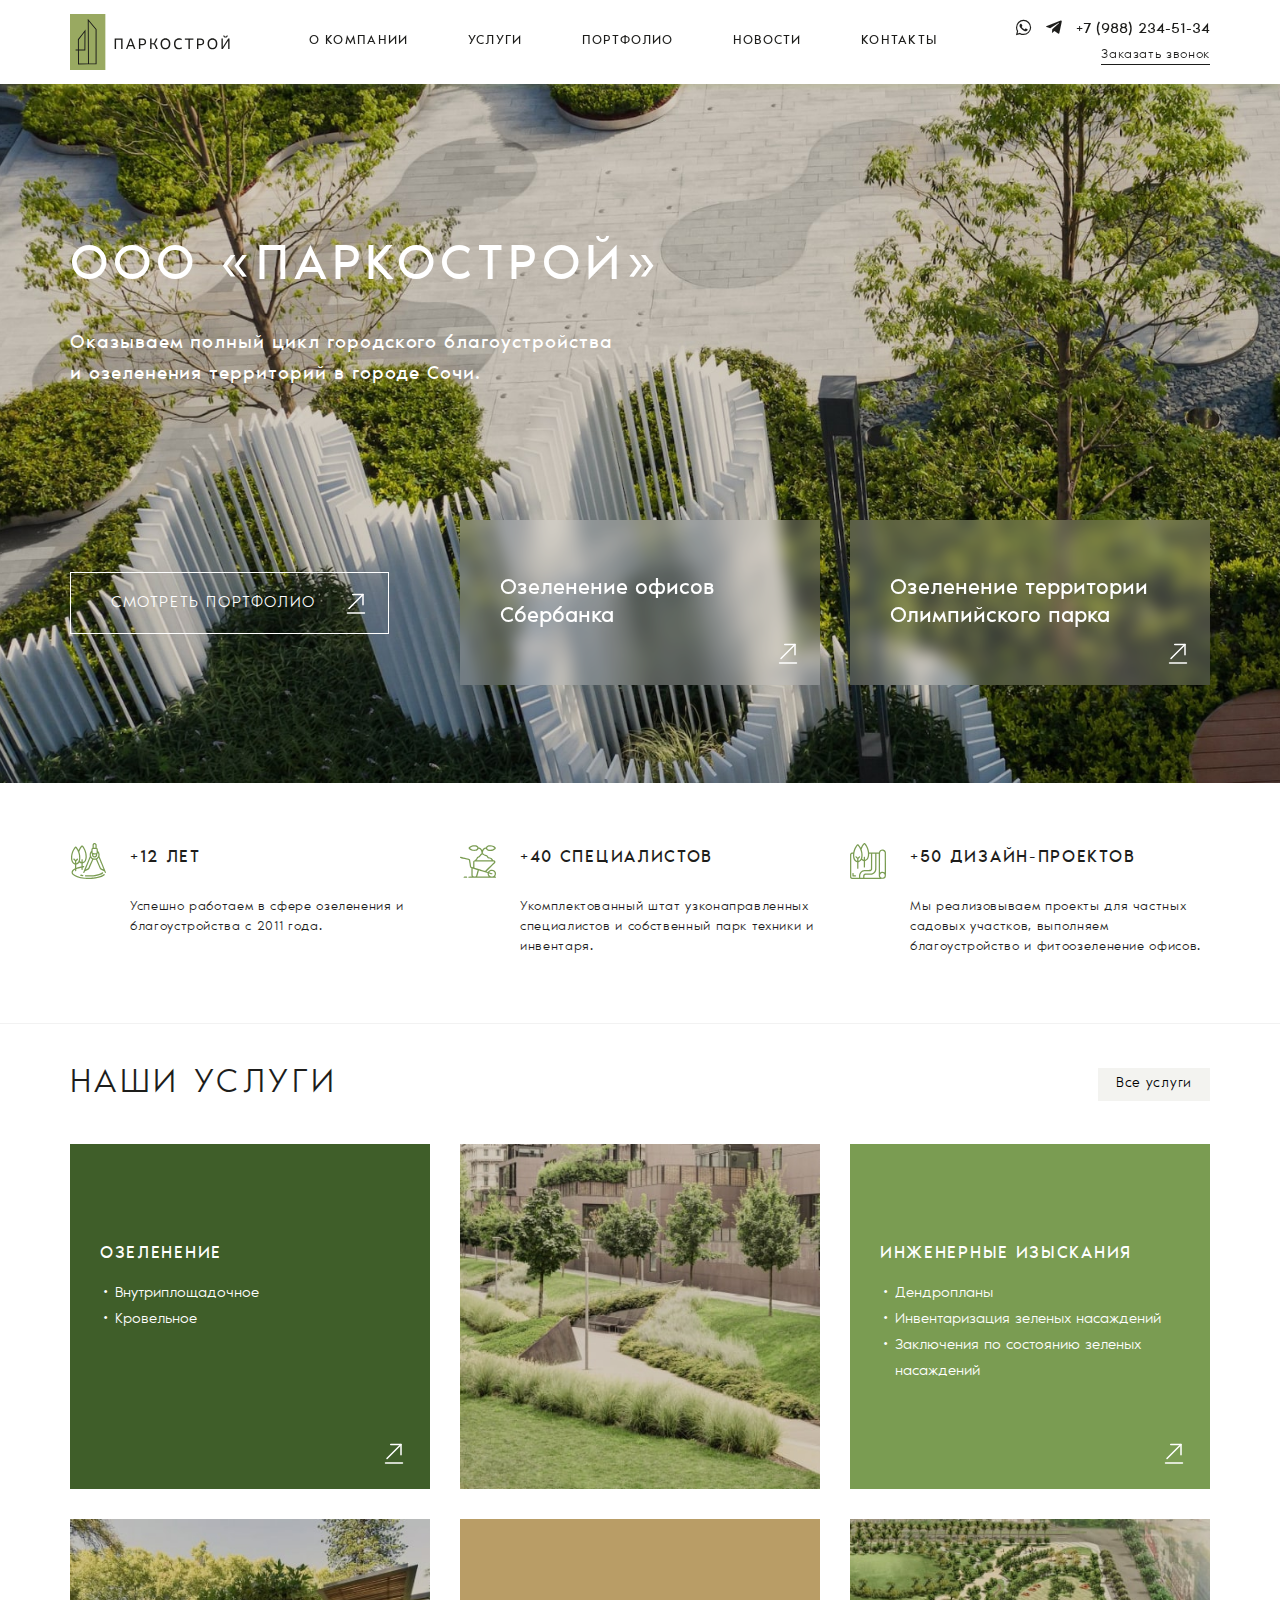
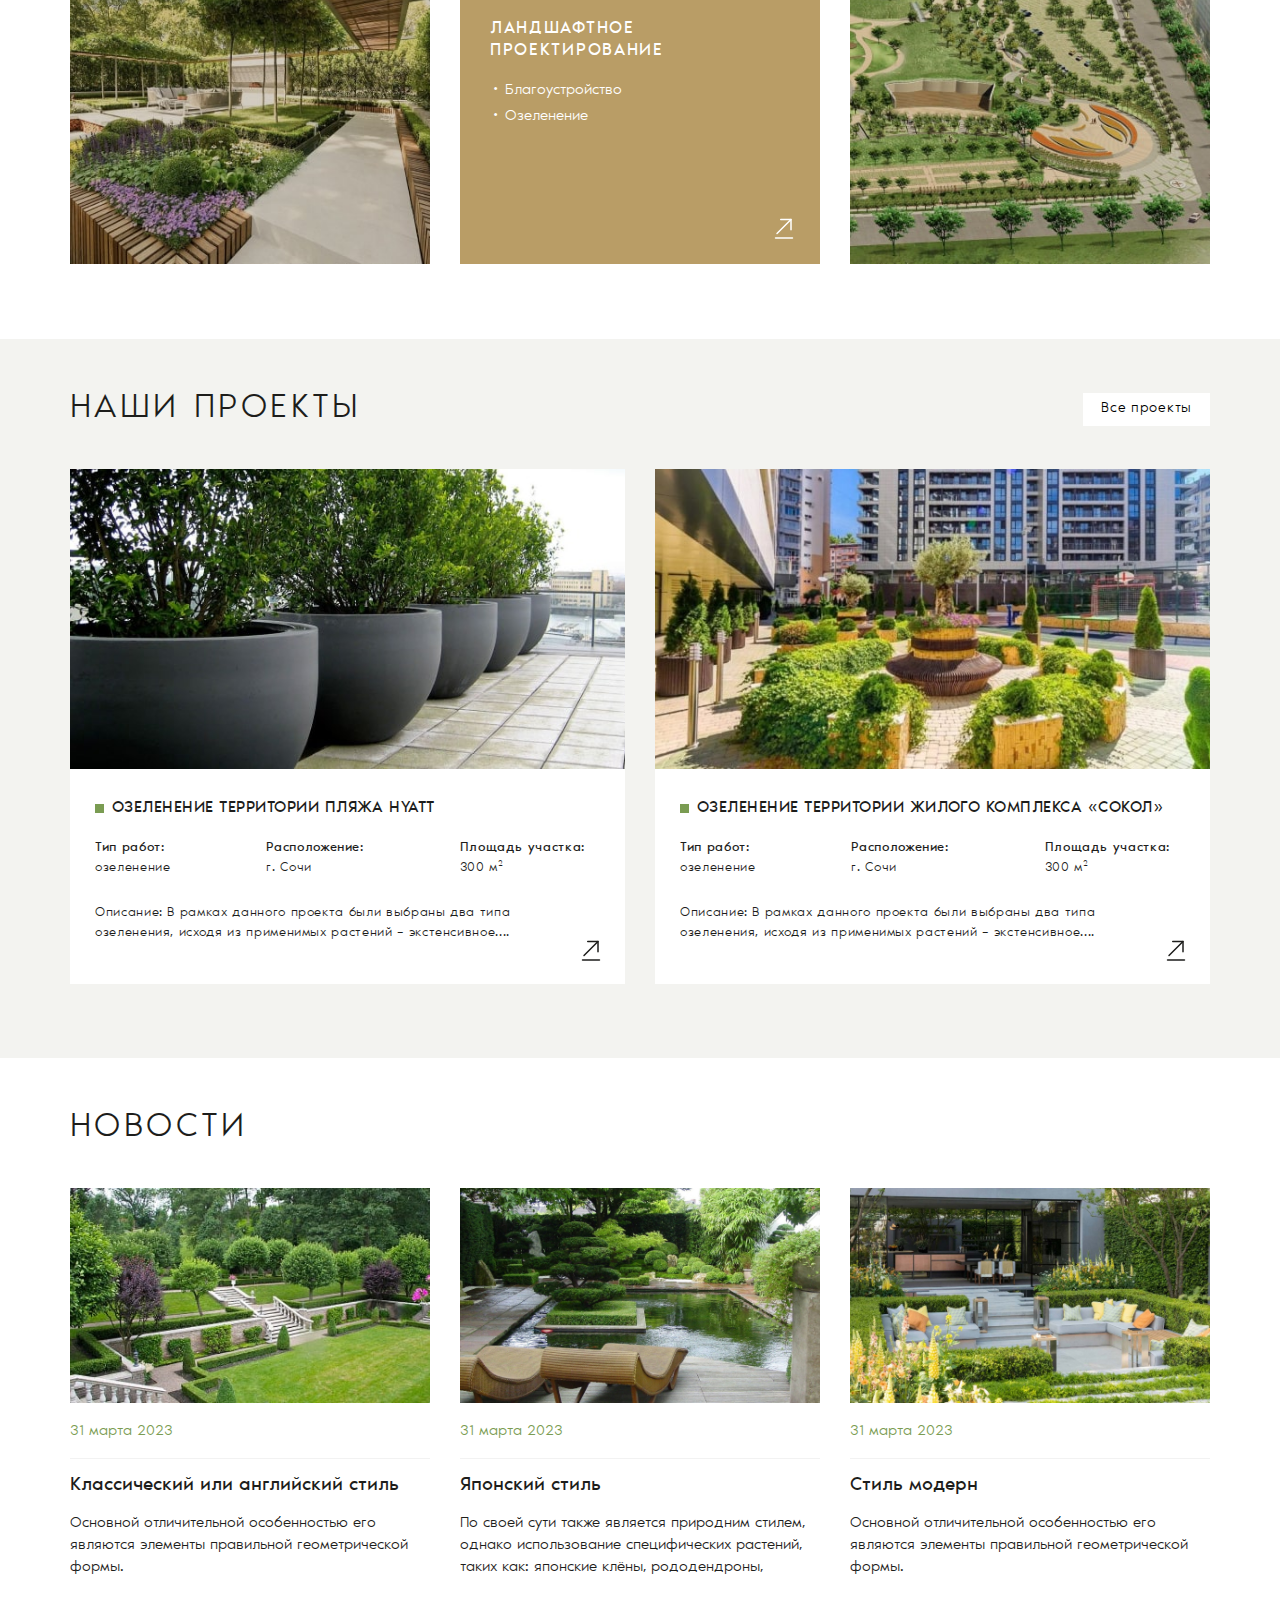
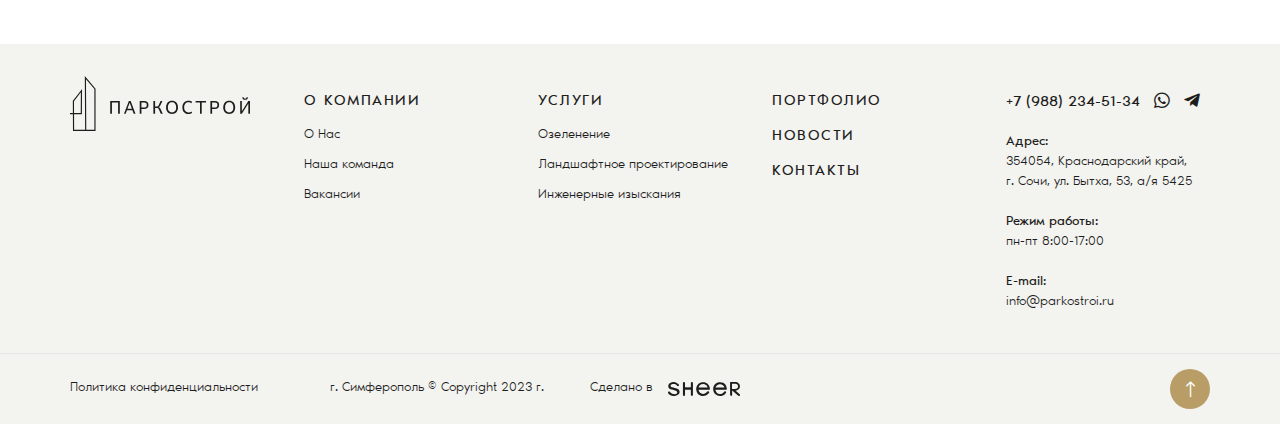
<file: index.html>
<!DOCTYPE html>
<!--[if lt IE 7]><html lang="ru" class="lt-ie9 lt-ie8 lt-ie7"><![endif]-->
<!--[if IE 7]><html lang="ru" class="lt-ie9 lt-ie8"><![endif]-->
<!--[if IE 8]><html lang="ru" class="lt-ie9"><![endif]-->
<!--[if gt IE 8]><!-->
<html lang="ru">
<!--<![endif]-->
<head>
	<meta charset="utf-8" />
	<title>Заголовок</title>
	<meta http-equiv="X-UA-Compatible" content="IE=edge" />
	<meta name="viewport" content="width=device-width, initial-scale=1.0" />
	<meta name="format-detection" content="telephone=no" />
	<link rel="shortcut icon" href="favicon.png" />
	<link rel="stylesheet" href="libs/bootstrap/bootstrap-grid.css" />
	<link rel="stylesheet" href="libs/fontawesome-free-5.12.0-web/css/all.min.css" />
	<link rel="stylesheet" href="libs/fancybox/jquery.fancybox.css" />
	<link rel="stylesheet" href="libs/slick-1.5.9/slick/slick.css" />
	<link rel="stylesheet" href="libs/slick-1.5.9/slick/slick-theme.css" />
	<link rel="stylesheet" href="css/fonts.css" />
	<link rel="stylesheet" href="css/main.css?ver=1.3" />
	<link rel="stylesheet" href="css/media.css?ver=1.3" />
</head>
<body>

	<div class="wrapper">

		<header class="header">
			<div class="container">
				<div class="header__wrapper">
					<a href="#" class="logo">
						<img src="img/logo.svg" alt="alt">
					</a>
					<ul class="menu">
						<li><a href="#">О компании</a></li>
						<li><a href="#">Услуги</a></li>
						<li><a href="#">Портфолио</a></li>
						<li><a href="#">Новости </a></li>
						<li><a href="#">Контакты</a></li>
					</ul>
					<div class="header__contacts">
						<div class="line-contacts">
							<ul class="social-list">
								<li><a href="#"><i class="fab fa-whatsapp"></i></a></li>
								<li><a href="#"><i class="fab fa-telegram-plane"></i></a></li>
							</ul>
							<a href="tel:+79882345134" class="phone-main"><i class="fas fa-phone-alt"></i>+7 (988) 234-51-34</a>
						</div>
						<a href="#" class="link-simple">Заказать звонок</a>
					</div>
					<span class='sandwich'>
						<span class='sw-topper'></span>
						<span class='sw-bottom'></span>
						<span class='sw-footer'></span>
					</span>
				</div>
			</div>
			<div class="menu-mobile">
				<ul class="menu">
					<li><a href="#">О компании</a></li>
					<li><a href="#">Услуги</a></li>
					<li><a href="#">Портфолио</a></li>
					<li><a href="#">Новости </a></li>
					<li><a href="#">Контакты</a></li>
				</ul>
				<div class="header__contacts">
					<div class="line-contacts">
						<ul class="social-list">
							<li><a href="#"><i class="fab fa-whatsapp"></i></a></li>
							<li><a href="#"><i class="fab fa-telegram-plane"></i></a></li>
						</ul>
						<a href="tel:+79882345134" class="phone-main"><i class="fas fa-phone-alt"></i>+7 (988) 234-51-34</a>
					</div>
					<a href="#" class="link-simple">Заказать звонок</a>
				</div>
			</div>
		</header>

		<section class="billbord">
			<div class="container">
				<h1 class="title-big">ООО «ПаркоСтрой»</h1>
				<div class="descr-big">Оказываем полный цикл городского благоустройства и озеленения территорий в городе Сочи.</div>
				<div class="billbord__bottom">
					<div class="row align-items-center">
						<div class="col-lg-4">
							<a href="#" class="btn-main btn-main_transparent">Смотреть портфолио</a>
						</div>
						<div class="col-lg-4 col-md-6">
							<a href="#" class="item-billbord">Озеленение офисов Сбербанка</a>
						</div>
						<div class="col-lg-4 col-md-6">
							<a href="#" class="item-billbord">Озеленение территории Олимпийского парка</a>
						</div>
					</div>
				</div>
			</div>
		</section>

		<section class="advantages">
			<div class="container">
				<div class="row">
					<div class="col-lg-4">
						<div class="item-advantage">
							<div class="item-advantage__icon">
								<img src="img/ic_avd1.svg" alt="alt">
							</div>
							<div class="title-small">+12 лет</div>
							<p>Успешно работаем в сфере озеленения и благоустройства с 2011 года.</p>
						</div>
					</div>
					<div class="col-lg-4">
						<div class="item-advantage">
							<div class="item-advantage__icon">
								<img src="img/ic_avd2.svg" alt="alt">
							</div>
							<div class="title-small">+40 специалистов</div>
							<p>Укомплектованный штат узконаправленных специалистов и собственный парк техники и инвентаря.</p>
						</div>
					</div>
					<div class="col-lg-4">
						<div class="item-advantage">
							<div class="item-advantage__icon">
								<img src="img/ic_avd3.svg" alt="alt">
							</div>
							<div class="title-small">+50 дизайн-проектов</div>
							<p>Мы реализовываем проекты для частных садовых участков, выполняем благоустройство и фитоозеленение офисов.</p>
						</div>
					</div>
				</div>
			</div>
		</section>

		<section class="services">
			<div class="container">
				<div class="head-section">
					<h2 class="title-section">Наши услуги</h2>
					<a href="#" class="btn-simple">Все услуги</a>
				</div>
				<div class="row row_services">
					<div class="col-lg-4">
						<div class="item-service">
							<div class="title-small">Озеленение</div>
							<ul>
								<li><a href="#">Внутриплощадочное</a></li>
								<li><a href="#">Кровельное</a></li>
							</ul>
							<a href="#" class="item-service__link"></a>
						</div>
					</div>
					<div class="col-lg-4">
						<div class="image-service">
							<img src="img/service1.jpg" alt="alt">
						</div>
					</div>
					<div class="col-lg-4">
						<div class="item-service">
							<div class="title-small">Инженерные изыскания</div>
							<ul>
								<li><a href="#">Дендропланы</a></li>
								<li><a href="#">Инвентаризация зеленых насаждений</a></li>
								<li><a href="#">Заключения по состоянию зеленых насаждений</a></li>
							</ul>
							<a href="#" class="item-service__link"></a>
						</div>
					</div>
					<div class="col-lg-4">
						<div class="image-service">
							<img src="img/service2.jpg" alt="alt">
						</div>
					</div>
					<div class="col-lg-4">
						<div class="item-service">
							<div class="title-small">Ландшафтное проектирование</div>
							<ul>
								<li><a href="#">Благоустройство</a></li>
								<li><a href="#">Озеленение</a></li>
							</ul>
							<a href="#" class="item-service__link"></a>
						</div>
					</div>
					<div class="col-lg-4">
						<div class="image-service">
							<img src="img/service3.jpg" alt="alt">
						</div>
					</div>
				</div>
			</div>
		</section>

		<section class="portfolio">
			<div class="container">
				<div class="head-section">
					<h2 class="title-section">Наши проекты</h2>
					<a href="#" class="btn-simple">Все проекты</a>
				</div>
				<div class="row row_portfolio">
					<div class="col-lg-6">
						<div class="item-portfolio">
							<a href="#" class="item-portfolio__image">
								<img src="img/portfolio1.jpg" alt="alt">
							</a>
							<div class="item-portfolio__content">
								<a href="#" class="title-small">Озеленение территории пляжа HYATT</a>
								<div class="features-wrapper">
									<div class="item-feature"><strong>Тип работ:</strong> озеленение</div>
									<div class="item-feature"><strong>Расположение:</strong> г. Сочи</div>
									<div class="item-feature"><strong>Площадь участка:</strong> 300 м<sup>2</sup></div>
								</div>
								<div class="item-portfolio__text">
									<p>Описание: В рамках данного проекта были выбраны два типа озеленения, исходя из применимых растений – экстенсивное....</p>
								</div>
								<a href="#" class="btn-icon"></a>
							</div>
						</div>
					</div>
					<div class="col-lg-6">
						<div class="item-portfolio">
							<a href="#" class="item-portfolio__image">
								<img src="img/portfolio2.jpg" alt="alt">
							</a>
							<div class="item-portfolio__content">
								<a href="#" class="title-small">Озеленение территории жилого комплекса «Сокол»</a>
								<div class="features-wrapper">
									<div class="item-feature"><strong>Тип работ:</strong> озеленение</div>
									<div class="item-feature"><strong>Расположение:</strong> г. Сочи</div>
									<div class="item-feature"><strong>Площадь участка:</strong> 300 м<sup>2</sup></div>
								</div>
								<div class="item-portfolio__text">
									<p>Описание: В рамках данного проекта были выбраны два типа озеленения, исходя из применимых растений – экстенсивное....</p>
								</div>
								<a href="#" class="btn-icon"></a>
							</div>
						</div>
					</div>
				</div>
			</div>
		</section>

		<section class="news">
			<div class="container">
				<div class="head-section">
					<h2 class="title-section">новости</h2>
				</div>
				<div class="row row_news">
					<div class="col-lg-4">
						<a href="#" class="item-news">
							<span class="item-news__image">
								<img src="img/news1.jpg" alt="alt">
							</span>
							<span class="item-news__date">31 марта 2023</span>
							<span class="item-news__title">Классический или английский стиль</span>
							<span class="item-news__text">Основной отличительной особенностью его являются элементы правильной геометрической формы.</span>
						</a>
					</div>
					<div class="col-lg-4">
						<a href="#" class="item-news">
							<span class="item-news__image">
								<img src="img/news2.jpg" alt="alt">
							</span>
							<span class="item-news__date">31 марта 2023</span>
							<span class="item-news__title">Японский стиль</span>
							<span class="item-news__text">По своей сути также является природним стилем, однако использование специфических растений, таких как: японские клёны, рододендроны,</span>
						</a>
					</div>
					<div class="col-lg-4">
						<a href="#" class="item-news">
							<span class="item-news__image">
								<img src="img/news3.jpg" alt="alt">
							</span>
							<span class="item-news__date">31 марта 2023</span>
							<span class="item-news__title">Стиль модерн</span>
							<span class="item-news__text">Основной отличительной особенностью его являются элементы правильной геометрической формы.</span>
						</a>
					</div>
				</div>
			</div>
		</section>

		<footer class="footer">
			<div class="container">
				<div class="row">
					<div class="col-lg">
						<a href="#" class="logo">
							<img src="img/logo2.svg" alt="alt">
						</a>
					</div>
					<div class="col-lg">
						<div class="footer__title">О компании <i class="fal fa-chevron-down"></i></div>
						<div class="footer__content">
							<ul class="footer__nav">
								<li><a href="#">О Нас</a></li>
								<li><a href="#">Наша команда</a></li>
								<li><a href="#">Вакансии</a></li>
							</ul>
						</div>
					</div>
					<div class="col-lg">
						<div class="footer__title">услуги <i class="fal fa-chevron-down"></i></div>
						<div class="footer__content">
							<ul class="footer__nav">
								<li><a href="#">Озеленение</a></li>
								<li><a href="#">Ландшафтное проектирование</a></li>
								<li><a href="#">Инженерные изыскания</a></li>
							</ul>
						</div>
					</div>
					<div class="col-lg">
						<ul class="footer__nav footer__nav_big">
							<li><a href="#">Портфолио</a></li>
							<li><a href="#">Новости</a></li>
							<li><a href="#">Контакты</a></li>
						</ul>
					</div>
					<div class="col-xl col-lg-3">
						<div class="footer__contacts">
							<div class="line-contacts">
								<a href="tel:+79882345134" class="phone-main">+7 (988) 234-51-34</a>
								<ul class="social-list">
									<li><a href="#"><i class="fab fa-whatsapp"></i></a></li>
									<li><a href="#"><i class="fab fa-telegram-plane"></i></a></li>
								</ul>
							</div>
							<p><strong>Адрес:</strong> <br>354054, Краснодарский край, <br>г. Сочи, ул. Бытха, 53, а/я 5425</p>
							<br>
							<p><strong>Режим работы:</strong> <br>пн-пт 8:00-17:00</p>
							<br>
							<p><strong>E-mail:</strong> <br><a href="mailto:info@parkostroi.ru">info@parkostroi.ru</a></p>
						</div>
					</div>
				</div>
			</div>
			<div class="footer-bottom">
				<div class="container">
					<div class="row align-items-center">
						<div class="col-lg">
							<a href="#">Политика конфиденциальности </a>
						</div>
						<div class="col-lg">
							<p>г. Симферополь © Copyright  2023 г.</p>
						</div>
						<div class="col-lg">
							<div class="create">Сделано в <a href="#"><img src="img/copy.svg" alt="alt"></a></div>
						</div>
						<div class="col-xl-4 col-lg">
							<div class="btn_top"><i class="fal fa-long-arrow-up"></i></div>
						</div>
					</div>
				</div>
			</div>
		</footer>
		
	</div>

	<!--[if lt IE 9]>
	<script src="libs/html5shiv/es5-shim.min.js"></script>
	<script src="libs/html5shiv/html5shiv.min.js"></script>
	<script src="libs/html5shiv/html5shiv-printshiv.min.js"></script>
	<script src="libs/respond/respond.min.js"></script>
<![endif]-->
<script src="libs/jquery/jquery-3.6.0.min.js"></script>
<script src="libs/jquery-mousewheel/jquery.mousewheel.min.js"></script>
<script src="libs/fancybox/jquery.fancybox.pack.js"></script>
<script src="libs/slick-1.5.9/slick/slick.min.js"></script>
<script src="libs/scroll2id/PageScroll2id.min.js"></script>
<script src="libs/mask/jquery.maskedinput.js"></script>
<script src="libs/jQueryFormStyler-master/jquery.formstyler.min.js"></script>
<script src="js/common.js?ver=1.3"></script>
<!-- Yandex.Metrika counter --><!-- /Yandex.Metrika counter -->
<!-- Google Analytics counter --><!-- /Google Analytics counter -->
</body>
</html>
</file>
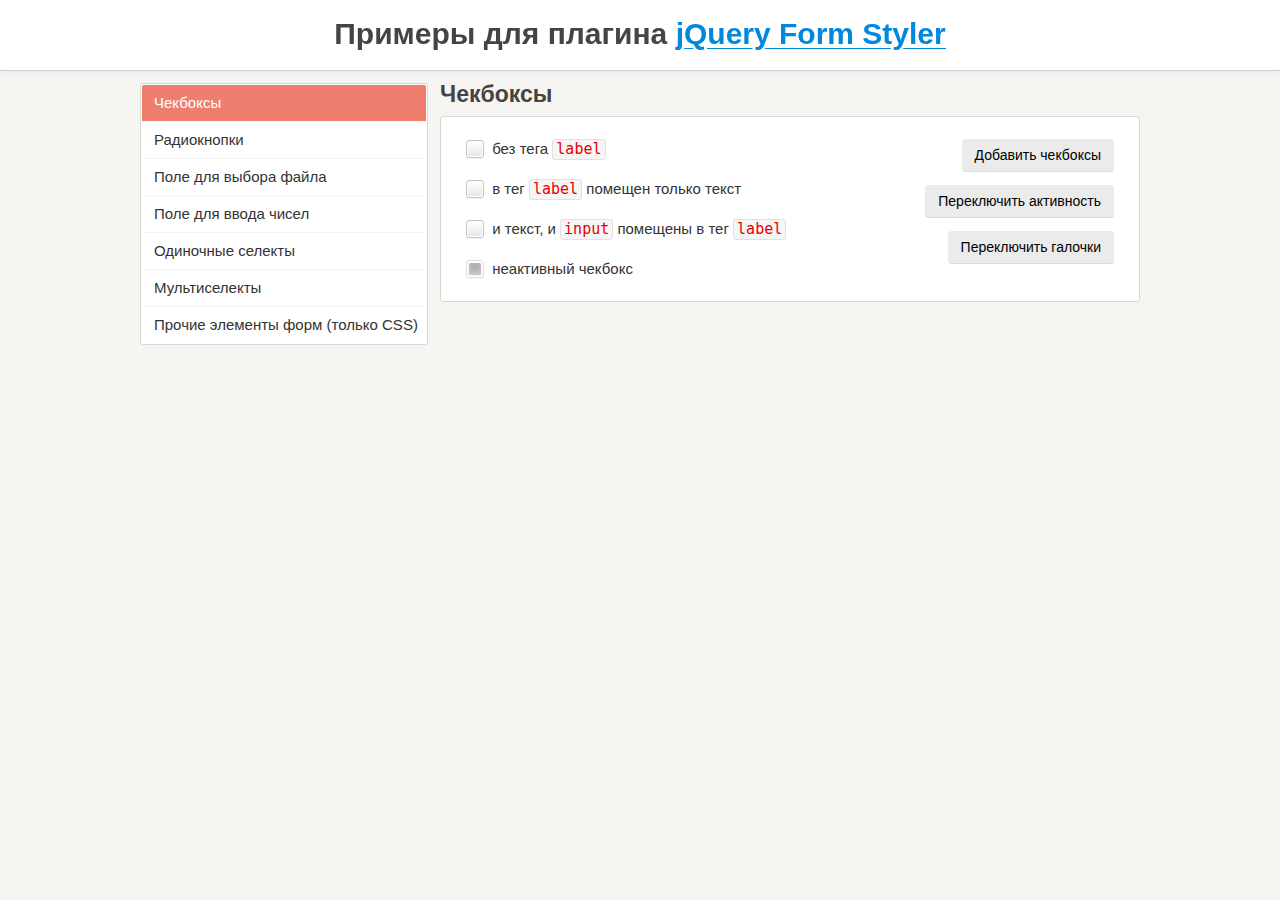
<file: libs/jQueryFormStyler-master/demo/index.html>
<!DOCTYPE html>
<html>
<head>
	<meta charset="utf-8" />
	<meta name="viewport" content="width=device-width, initial-scale=1.0" />
	<title>Примеры для плагина jQuery Form Styler</title>
	<link href="demo.css" rel="stylesheet" />
	<link href="../jquery.formstyler.css" rel="stylesheet" />
	<script src="http://ajax.googleapis.com/ajax/libs/jquery/1.11.3/jquery.min.js"></script>
	<script src="../jquery.formstyler.js"></script>
	<script>
		(function($) {
		$(function() {
			$('input, select').styler({
				selectSearch: true
			});
		});
		})(jQuery);
	</script>
	<script src="demo.js"></script>
</head>

<body>

<h1>Примеры для плагина <a href="http://dimox.name/jquery-form-styler/">jQuery Form Styler</a></h1>

<form method="post">
<div class="wrapper">

	<ul class="menu">
		<li class="current" data-hash="checkbox">Чекбоксы</li>
		<li data-hash="radio">Радиокнопки</li>
		<li data-hash="file">Поле для выбора файла</li>
		<li data-hash="number">Поле для ввода чисел</li>
		<li data-hash="select">Одиночные селекты</li>
		<li data-hash="multiselect">Мультиселекты</li>
		<li data-hash="css">Прочие элементы форм (только CSS)</li>
	</ul>

	<div class="content">

		<div class="box visible">
			<h2>Чекбоксы</h2>

			<div class="section lh">
				<div class="buttons">
					<button type="submit" class="button  add-checkbox">Добавить чекбоксы</button>
					<button type="submit" class="button  disable-input">Переключить активность</button>
					<button type="submit" class="button  check">Переключить галочки</button>
				</div>
				<input type="checkbox" /> без тега <code>label</code><br />
				<span id="r"><input type="checkbox" id="checkbox1" /></span> <label for="checkbox1"> в тег <code>label</code> помещен только текст</label><br />
				<label><input type="checkbox" /> и текст, и <code>input</code> помещены в тег <code>label</code></label><br />
				<label><input type="checkbox" disabled checked /> неактивный чекбокс</label>
			</div><!-- .section -->
		</div><!-- .box -->

		<div class="box">
			<h2>Радиокнопки</h2>

			<div class="section lh">
				<div class="buttons">
					<button type="submit" class="button  add-radio">Добавить радиокнопки</button>
					<button type="submit" class="button  disable-input">Переключить активность</button>
				</div>
				<input type="radio" name="radio" /> без тега <code>label</code><br />
				<input type="radio" name="radio" id="radio1" /> <label for="radio1"> в тег <code>label</code> помещен только текст</label><br />
				<label><input type="radio" name="radio" /> и текст, и <code>input</code> помещены в тег <code>label</code></label><br />
				<label><input type="radio" name="radio" disabled /> неактивная радиокнопка</label>
			</div><!-- .section -->
		</div><!-- .box -->

		<div class="box">
			<h2>Поле для выбора файла</h2>

			<div class="section">
				<div class="buttons">
					<button type="submit" class="button  add-file">Добавить поле</button>
					<button type="submit" class="button  disable-input">Переключить активность</button>
				</div>
				<input type="file" />
			</div><!-- .section -->
		</div><!-- .box -->

		<div class="box">
			<h2>Поле для ввода чисел</h2>

			<div class="section">
				<div class="buttons">
					<button type="submit" class="button  add-number">Добавить поле</button>
					<button type="submit" class="button  disable-input">Переключить активность</button>
				</div>
				<p>Поле без атрибутов.</p>
				<input type="number" />
			</div><!-- .section -->

			<div class="section">
				<p>Поле с атрибутами <code>min="0" max="100" step="5"</code>.</p>
				<input type="number" min="0" max="100" step="5" />
			</div><!-- .section -->

			<div class="section  number-plus-minus">
			<p>Другой вид переключателей.</p>
				<input type="number" />
			</div><!-- .section -->
		</div><!-- .box -->

		<div class="box">

			<h2>Одиночные селекты</h2>

			<p style="color: #43C617">По умолчанию ширина селекта на этой странице установлена 250 пикселей.</p>

			<div class="section">
				<div class="buttons">
					<button type="submit" class="button  add-select">Добавить селект</button>
					<button type="submit" class="button  add-options">Добавить пункты в список</button>
					<button type="submit" class="button  disable-select">Переключить активность селекта</button>
					<button type="submit" class="button  disable-options">Переключить активность пунктов</button>
				</div>
				<p><strong>Простой селект</strong> с несколькими пунктами, <br />один из них неактивный.</p>
				<select>
					<option>-- Выберите --</option>
					<option>Пункт 1</option>
					<option>Пункт 2</option>
					<option disabled>Пункт 3</option>
					<option>Пункт 4</option>
					<option>Пункт 5</option>
				</select>
			</div><!-- .section -->

			<div class="section">

				<p>Селект <strong>без заданной ширины</strong>, имеющий пункт <strong>с длинным текстом</strong>.</p>
				<select class="width-auto">
					<option>-- Выберите --</option>
					<option>Пункт 1</option>
					<option>Пункт 2</option>
					<option>Какой-то пункт с очень-очень-очень длинным-длинным-длинным текстом</option>
					<option>Пункт 4</option>
					<option>Пункт 5</option>
				</select>

				<br /><br />

				<p>Селект <strong>с шириной 200 пикселей</strong>, имеющий пункт <strong>с длинным текстом</strong>.</p>
				<select class="width-200">
					<option>-- Выберите --</option>
					<option>Пункт 1</option>
					<option>Пункт 2</option>
					<option>Какой-то пункт с очень-очень-очень длинным-длинным-длинным текстом</option>
					<option>Пункт 4</option>
					<option>Пункт 5</option>
				</select>

			</div><!-- .section -->

			<div class="section">

				<div class="sec maxheight">
					<p>Выпадающий список этого селекта <br /><strong>органичен по высоте</strong>.</p>
					<select>
						<option>-- Выберите --</option>
						<option>Пункт 1</option>
						<option>Пункт 2</option>
						<option>Пункт 3</option>
						<option>Пункт 4</option>
						<option>Пункт 5</option>
						<option>Пункт 6</option>
						<option>Пункт 7</option>
						<option>Пункт 8</option>
						<option>Пункт 9</option>
						<option>Пункт 10</option>
						<option>Пункт 11</option>
						<option>Пункт 12</option>
						<option>Пункт 13</option>
						<option>Пункт 14</option>
						<option>Пункт 15</option>
						<option>Пункт 16</option>
						<option>Пункт 17</option>
						<option>Пункт 18</option>
						<option>Пункт 19</option>
						<option>Пункт 20</option>
						<option>Пункт 21</option>
						<option>Пункт 22</option>
						<option>Пункт 23</option>
						<option>Пункт 24</option>
						<option>Пункт 25</option>
						<option>Пункт 26</option>
						<option>Пункт 27</option>
						<option>Пункт 28</option>
						<option>Пункт 29</option>
						<option>Пункт 30</option>
					</select>
				</div><!-- .sec -->

				<div class="sec">
					<p>Селект <strong>с длинным списком</strong>, не ограниченным максимальной высотой.</p>
					<select>
						<option>-- Выберите --</option>
						<option>Пункт 1</option>
						<option>Пункт 2</option>
						<option>Пункт 3</option>
						<option>Пункт 4</option>
						<option>Пункт 5</option>
						<option>Пункт 6</option>
						<option>Пункт 7</option>
						<option>Пункт 8</option>
						<option>Пункт 9</option>
						<option>Пункт 10</option>
						<option>Пункт 11</option>
						<option>Пункт 12</option>
						<option>Пункт 13</option>
						<option>Пункт 14</option>
						<option>Пункт 15</option>
						<option>Пункт 16</option>
						<option>Пункт 17</option>
						<option>Пункт 18</option>
						<option>Пункт 19</option>
						<option>Пункт 20</option>
						<option>Пункт 21</option>
						<option>Пункт 22</option>
						<option>Пункт 23</option>
						<option>Пункт 24</option>
						<option>Пункт 25</option>
						<option>Пункт 26</option>
						<option>Пункт 27</option>
						<option>Пункт 28</option>
						<option>Пункт 29</option>
						<option>Пункт 30</option>
						<option>Пункт 31</option>
						<option>Пункт 32</option>
						<option>Пункт 33</option>
						<option>Пункт 34</option>
						<option>Пункт 35</option>
						<option>Пункт 36</option>
						<option>Пункт 37</option>
						<option>Пункт 38</option>
						<option>Пункт 39</option>
						<option>Пункт 40</option>
						<option>Пункт 41</option>
						<option>Пункт 42</option>
						<option>Пункт 43</option>
						<option>Пункт 44</option>
						<option>Пункт 45</option>
						<option>Пункт 46</option>
						<option>Пункт 47</option>
						<option>Пункт 48</option>
						<option>Пункт 49</option>
						<option>Пункт 50</option>
						<option>Пункт 51</option>
						<option>Пункт 52</option>
						<option>Пункт 53</option>
						<option>Пункт 54</option>
						<option>Пункт 55</option>
						<option>Пункт 56</option>
						<option>Пункт 57</option>
						<option>Пункт 58</option>
						<option>Пункт 59</option>
						<option>Пункт 60</option>
						<option>Пункт 61</option>
						<option>Пункт 62</option>
						<option>Пункт 63</option>
						<option>Пункт 64</option>
						<option>Пункт 65</option>
						<option>Пункт 66</option>
						<option>Пункт 67</option>
						<option>Пункт 68</option>
						<option>Пункт 69</option>
						<option>Пункт 70</option>
						<option>Пункт 71</option>
						<option>Пункт 72</option>
						<option>Пункт 73</option>
						<option>Пункт 74</option>
						<option>Пункт 75</option>
						<option>Пункт 76</option>
						<option>Пункт 77</option>
						<option>Пункт 78</option>
						<option>Пункт 79</option>
						<option>Пункт 80</option>
						<option>Пункт 81</option>
						<option>Пункт 82</option>
						<option>Пункт 83</option>
						<option>Пункт 84</option>
						<option>Пункт 85</option>
						<option>Пункт 86</option>
						<option>Пункт 87</option>
						<option>Пункт 88</option>
						<option>Пункт 89</option>
						<option>Пункт 90</option>
						<option>Пункт 91</option>
						<option>Пункт 92</option>
						<option>Пункт 93</option>
						<option>Пункт 94</option>
						<option>Пункт 95</option>
						<option>Пункт 96</option>
						<option>Пункт 97</option>
						<option>Пункт 98</option>
						<option>Пункт 99</option>
						<option>Пункт 100</option>
					</select>
				</div><!-- .sec -->

			</div><!-- .section -->

			<div class="section">

				<div class="sec">
					<p>Проверяем, правильное ли значение передается при изменении. У оригинального селекта прописано: <code>onchange="alert(this.value)"</code>.</p>
					<select onchange="alert(this.value)">
						<option>-- Выберите --</option>
						<option>Пункт 1</option>
						<option>Пункт 2</option>
						<option>Пункт 3</option>
						<option>Пункт 4</option>
						<option>Пункт 5</option>
					</select>
				</div><!-- .sec -->

				<div class="sec">
					<p>Селект <strong>с замещающим текстом</strong> (placeholder). Текст "-- Выберите --" задан не через тег <code>option</code>, а через атрибут <code>data-placeholder</code>.</p>
					<select data-placeholder="-- Выберите --">
						<option label="-"></option>
						<option>Пункт 1</option>
						<option>Пункт 2</option>
						<option>Пункт 3</option>
						<option>Пункт 4</option>
						<option>Пункт 5</option>
					</select>
				</div><!-- .sec -->

			</div><!-- .section -->

			<div class="section">

				<div class="sec">
					<p>Селект <strong>с группировкой пунктов</strong> <br />(используется тег <code>optgroup</code>), один из них неактивный.</p>
					<select>
						<option>-- Выберите --</option>
						<optgroup label="Группа 1">
							<option>Пункт 1.1</option>
							<option>Пункт 1.2</option>
							<option>Пункт 1.3</option>
						</optgroup>
						<optgroup label="Группа 2">
							<option>Пункт 2.1</option>
							<option disabled>Пункт 2.2</option>
							<option>Пункт 2.3</option>
						</optgroup>
					</select>
				</div><!-- .sec -->

				<div class="sec">
					<p>Селект с выделением групп <strong>разными цветами</strong> (указаны классы <code>.color1</code> и <code>.color2</code> для <code>optgroup</code>).</p>
					<select>
						<option>-- Выберите --</option>
						<optgroup label="Группа 1" class="color1">
							<option>Пункт 1.1</option>
							<option>Пункт 1.2</option>
							<option>Пункт 1.3</option>
						</optgroup>
						<optgroup label="Группа 2" class="color2">
							<option>Пункт 2.1</option>
							<option>Пункт 2.2</option>
							<option>Пункт 2.3</option>
						</optgroup>
					</select>
				</div><!-- .sec -->

			</div><!-- .section -->

			<div class="section">

				<div class="sec showChanged">
					<p>Показываем, что селект изменен, используя класс <code>.changed</code> (появляется зеленая обводка).</p>
					<select>
						<option>-- Выберите --</option>
						<option>Пункт 1</option>
						<option>Пункт 2</option>
						<option>Пункт 3</option>
						<option>Пункт 4</option>
						<option>Пункт 5</option>
					</select>
				</div><!-- .sec -->

				<div class="sec lang">
					<p>Класс, указаннный для <code>option</code>, передается свернутом селекту, благодаря чему мы в нем видим флаг.</p>
					<select>
						<option>-- Выберите язык --</option>
						<option class="lang-en">Английский</option>
						<option class="lang-es">Испанский</option>
						<option class="lang-de">Немецкий</option>
						<option class="lang-ru">Русский</option>
						<option class="lang-fr">Французский</option>
					</select>
				</div><!-- .sec -->

			</div><!-- .section -->

			<br /><br /><br /><br /><br /><br /><br /><br /><br /><br />

		</div><!-- .box -->

		<div class="box">

			<h2>Мультиселекты</h2>

			<div class="section">
				<div class="buttons">
					<button type="submit" class="button  add-select  multiple">Добавить селект</button>
					<button type="submit" class="button  add-options">Добавить пункты в список</button>
					<button type="submit" class="button  disable-select">Переключить активность селекта</button>
					<button type="submit" class="button  disable-options">Переключить активность пунктов</button>
				</div>
				<p><strong>Мультиселект</strong>, один из пунктов неактивный, <br />параметр <code>size</code> не указан.</p>
				<select multiple>
					<option>-- Выберите --</option>
					<option>Пункт 1</option>
					<option>Пункт 2</option>
					<option disabled>Пункт 3</option>
					<option>Пункт 4</option>
					<option>Пункт 5</option>
				</select>
			</div><!-- .section -->

			<div class="section">
				<p>Мультиселект <strong>с параметром</strong> <code>size</code> <strong>равным</strong> <code>6</code> и <strong>с заданной шириной</strong> (400 пикселей).</p>
				<select multiple size="6" class="width-400">
					<option>-- Выберите один или несколько пунктов --</option>
					<option>Пункт 1</option>
					<option>Пункт 2</option>
					<option>Пункт 3</option>
					<option>Пункт 4</option>
					<option>Пункт 5</option>
				</select>
			</div><!-- .section -->

			<div class="section">

				<div class="sec">
					<p>Мультиселект <strong>с группировкой пунктов</strong> (используется тег <code>optgroup</code>), один из них неактивный.</p>
					<select multiple size="9">
						<option>-- Выберите --</option>
						<optgroup label="Группа 1">
							<option>Пункт 1.1</option>
							<option>Пункт 1.2</option>
							<option>Пункт 1.3</option>
						</optgroup>
						<optgroup label="Группа 2">
							<option>Пункт 2.1</option>
							<option disabled>Пункт 2.2</option>
							<option>Пункт 2.3</option>
						</optgroup>
					</select>
				</div><!-- .sec -->

				<div class="sec">
					<p>Мультиселект с выделением групп <strong>разными цветами</strong> (указаны классы <code>.color1</code> и <code>.color2</code> для <code>optgroup</code>).</p>
					<select multiple size="9">
						<option>-- Выберите --</option>
						<optgroup label="Группа 1" class="color1">
							<option>Пункт 1.1</option>
							<option>Пункт 1.2</option>
							<option>Пункт 1.3</option>
						</optgroup>
						<optgroup label="Группа 2" class="color2">
							<option>Пункт 2.1</option>
							<option>Пункт 2.2</option>
							<option>Пункт 2.3</option>
						</optgroup>
					</select>
				</div><!-- .sec -->

			</div><!-- .section -->

		</div><!-- .box -->

		<div class="box">

			<h2>Прочие элементы форм (только CSS)</h2>

			<div class="section css">
				<p>Стилизация данных элементов <strong>не требует наличия плагина</strong>.</p>

				<input class="styler" type="text" size="60" placeholder="Однострочное текстовое поле..." /> <code>&lt;input type="text"></code>

				<input class="styler" type="password" size="60" placeholder="Поле для ввода пароля..." /> <code>&lt;input type="password"></code>

				<textarea class="styler" cols="60" rows="5" placeholder="Многострочное текстовое поле..."></textarea> <code>&lt;textarea>&lt;/textarea></code><br />

				<input class="styler" type="button" value="Кнопка" /> <code>&lt;input type="button"></code><br />

				<button class="styler" type="submit">Кнопка</button> <code>&lt;button>&lt;/button></code><br />

				<input class="styler" type="reset" value="Сброс" /> <code>&lt;input type="reset"></code><br />

				<input class="styler" type="button" value="Кнопка неактивная" disabled /> <code>&lt;input type="button" disabled></code><br />
				<button class="styler" type="submit" disabled>Кнопка неактивная</button> <code>&lt;button disabled>&lt;/button></code>

			</div><!-- .section -->

		</div><!-- .box -->

	</div><!-- .content -->

</div><!-- .wrapper -->
</form>

</body>
</html>
</file>
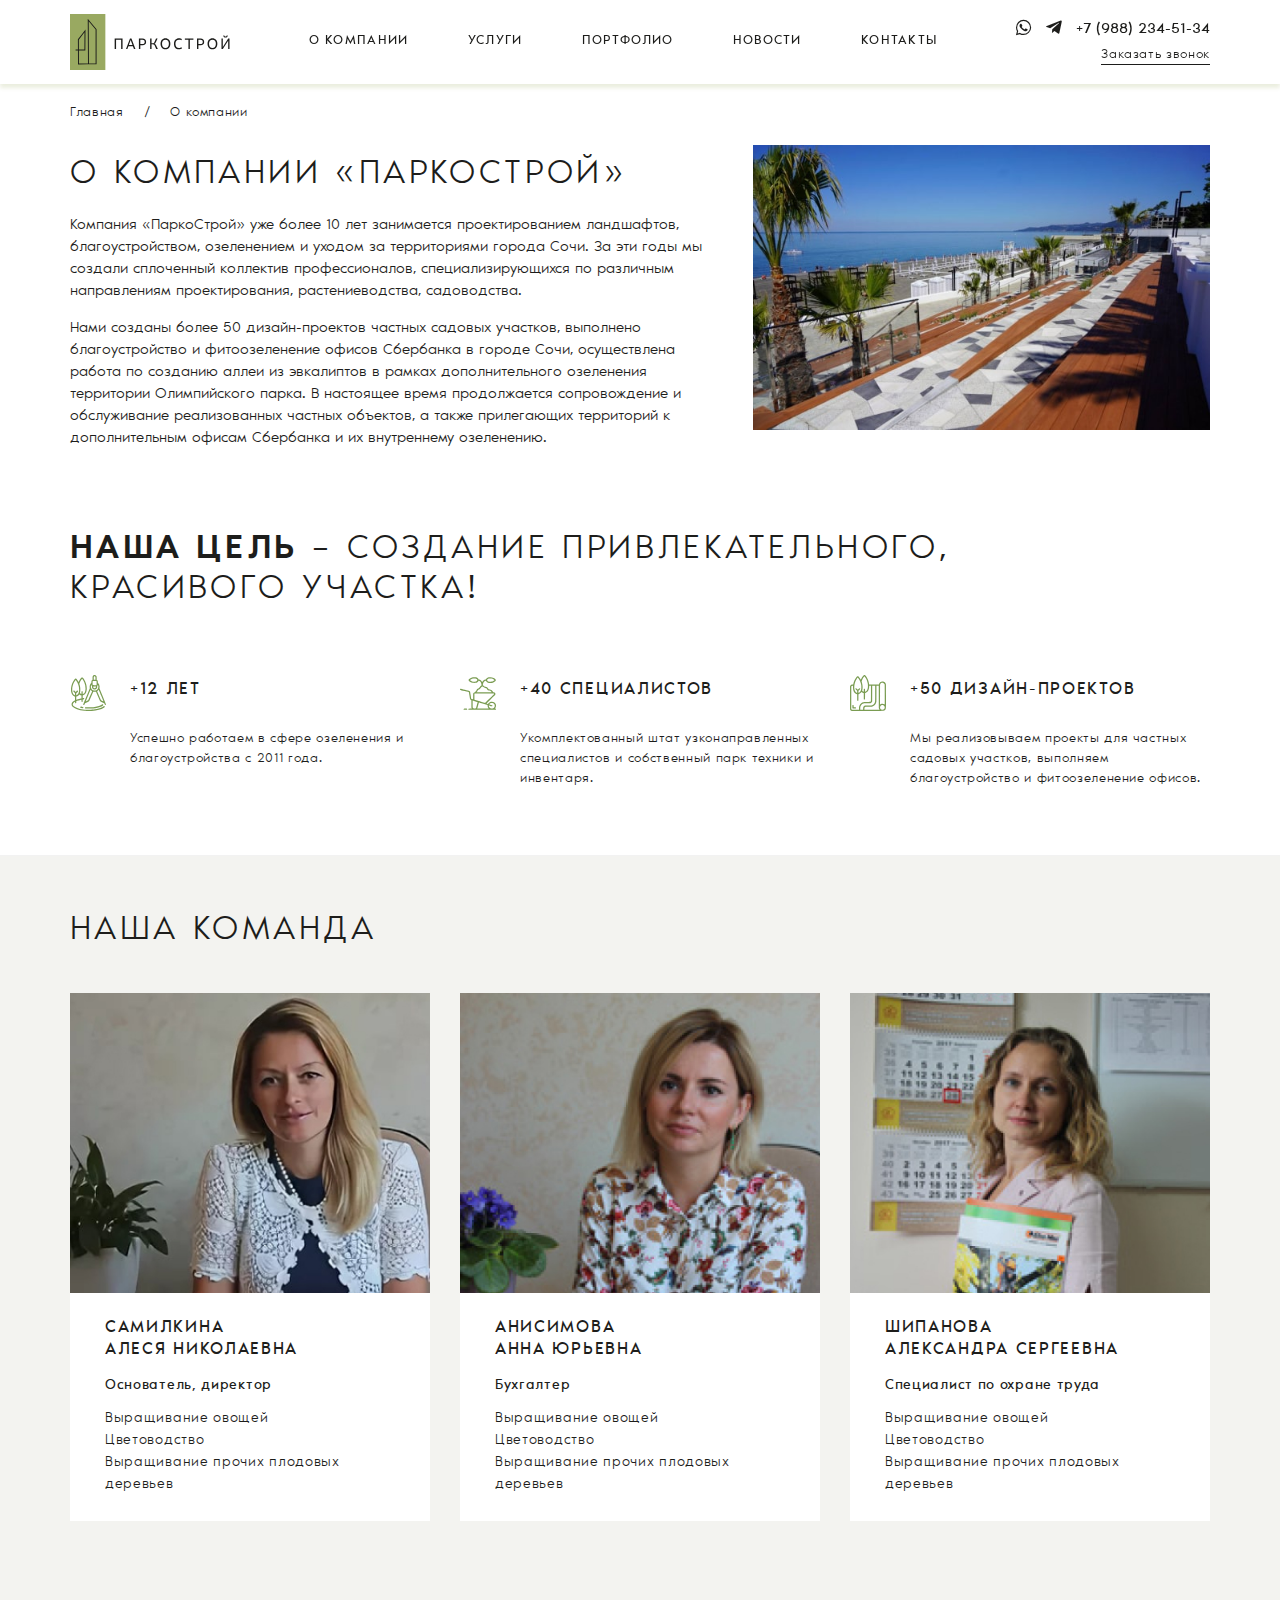
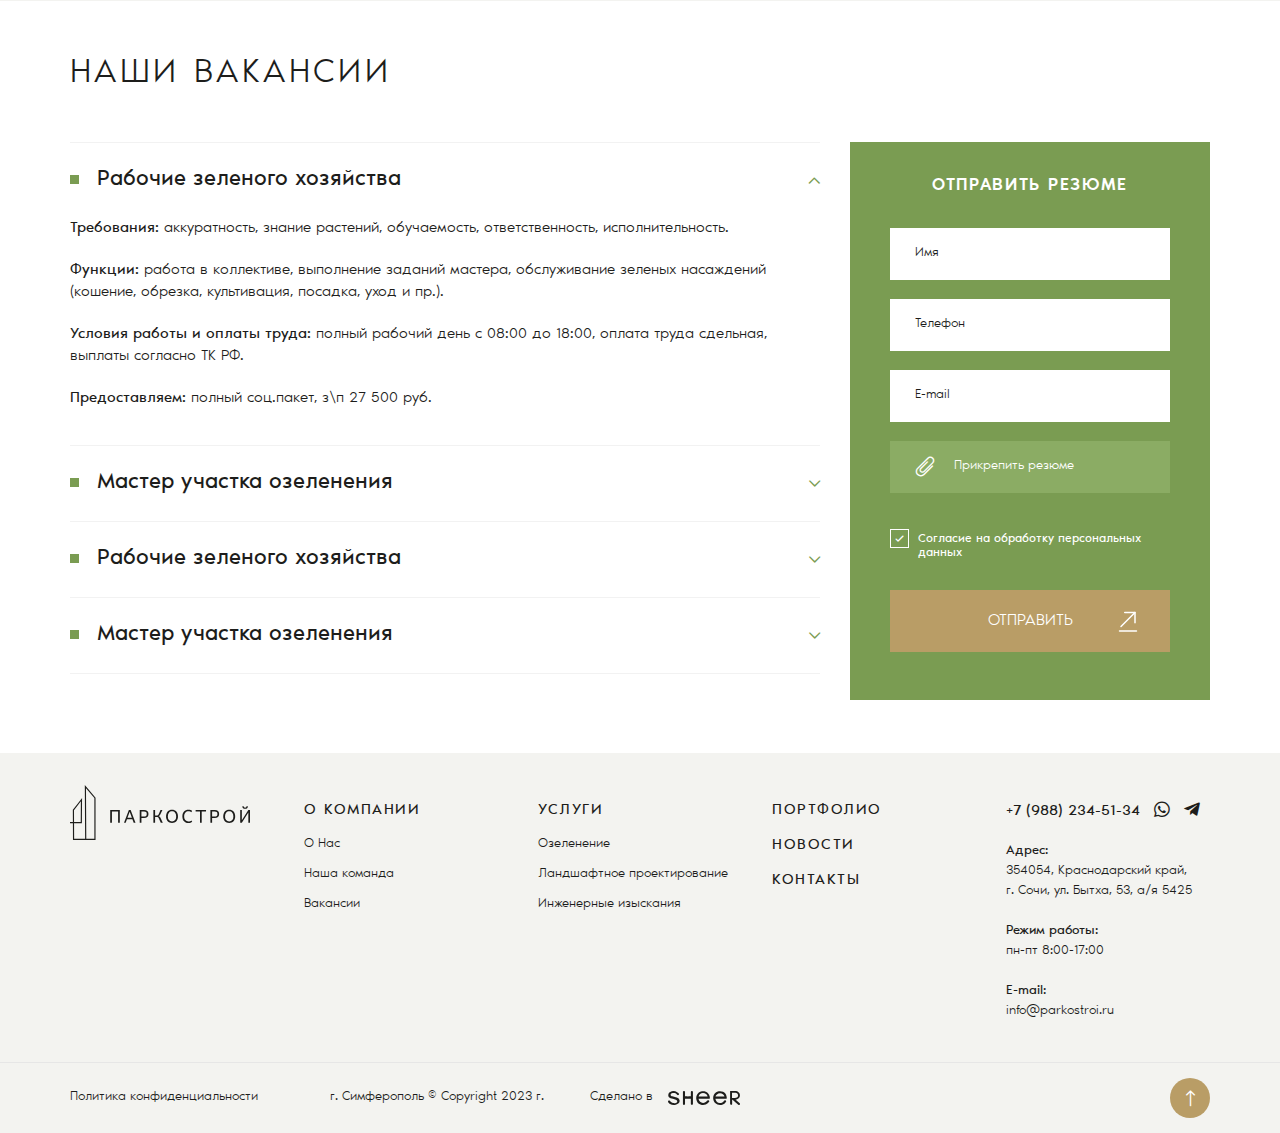
<file: about.html>
<!DOCTYPE html>
<!--[if lt IE 7]><html lang="ru" class="lt-ie9 lt-ie8 lt-ie7"><![endif]-->
<!--[if IE 7]><html lang="ru" class="lt-ie9 lt-ie8"><![endif]-->
<!--[if IE 8]><html lang="ru" class="lt-ie9"><![endif]-->
<!--[if gt IE 8]><!-->
<html lang="ru">
<!--<![endif]-->
<head>
	<meta charset="utf-8" />
	<title>Заголовок</title>
	<meta http-equiv="X-UA-Compatible" content="IE=edge" />
	<meta name="viewport" content="width=device-width, initial-scale=1.0" />
	<meta name="format-detection" content="telephone=no" />
	<link rel="shortcut icon" href="favicon.png" />
	<link rel="stylesheet" href="libs/bootstrap/bootstrap-grid.css" />
	<link rel="stylesheet" href="libs/fontawesome-free-5.12.0-web/css/all.min.css" />
	<link rel="stylesheet" href="libs/fancybox/jquery.fancybox.css" />
	<link rel="stylesheet" href="libs/slick-1.5.9/slick/slick.css" />
	<link rel="stylesheet" href="libs/slick-1.5.9/slick/slick-theme.css" />
	<link rel="stylesheet" href="css/fonts.css" />
	<link rel="stylesheet" href="css/main.css?ver=1.3" />
	<link rel="stylesheet" href="css/media.css?ver=1.3" />
</head>
<body>

	<div class="wrapper">

		<header class="header">
			<div class="container">
				<div class="header__wrapper">
					<a href="#" class="logo">
						<img src="img/logo.svg" alt="alt">
					</a>
					<ul class="menu">
						<li><a href="#">О компании</a></li>
						<li><a href="#">Услуги</a></li>
						<li><a href="#">Портфолио</a></li>
						<li><a href="#">Новости </a></li>
						<li><a href="#">Контакты</a></li>
					</ul>
					<div class="header__contacts">
						<div class="line-contacts">
							<ul class="social-list">
								<li><a href="#"><i class="fab fa-whatsapp"></i></a></li>
								<li><a href="#"><i class="fab fa-telegram-plane"></i></a></li>
							</ul>
							<a href="tel:+79882345134" class="phone-main"><i class="fas fa-phone-alt"></i>+7 (988) 234-51-34</a>
						</div>
						<a href="#" class="link-simple">Заказать звонок</a>
					</div>
					<span class='sandwich'>
						<span class='sw-topper'></span>
						<span class='sw-bottom'></span>
						<span class='sw-footer'></span>
					</span>
				</div>
			</div>
			<div class="menu-mobile">
				<ul class="menu">
					<li><a href="#">О компании</a></li>
					<li><a href="#">Услуги</a></li>
					<li><a href="#">Портфолио</a></li>
					<li><a href="#">Новости </a></li>
					<li><a href="#">Контакты</a></li>
				</ul>
				<div class="header__contacts">
					<div class="line-contacts">
						<ul class="social-list">
							<li><a href="#"><i class="fab fa-whatsapp"></i></a></li>
							<li><a href="#"><i class="fab fa-telegram-plane"></i></a></li>
						</ul>
						<a href="tel:+79882345134" class="phone-main"><i class="fas fa-phone-alt"></i>+7 (988) 234-51-34</a>
					</div>
					<a href="#" class="link-simple">Заказать звонок</a>
				</div>
			</div>
		</header>

		<section class="page-about">
			<div class="container">
				<ul class="breadcrumbs">
					<li><a href="#">Главная</a></li>
					<li>О компании</li>
				</ul>
				<div class="row">
					<div class="col-lg-7">
						<h1 class="title-section">о компании «ПаркоСтрой»</h1>
						<p>Компания «ПаркоСтрой» уже более 10 лет занимается проектированием ландшафтов, благоустройством, озеленением и уходом за территориями города Сочи. За эти годы мы создали сплоченный коллектив профессионалов, специализирующихся по различным направлениям проектирования, растениеводства, садоводства.</p>
						<p>Нами созданы более 50 дизайн-проектов частных садовых участков, выполнено благоустройство и фитоозеленение офисов Сбербанка в городе Сочи, осуществлена работа по созданию аллеи из эвкалиптов в рамках дополнительного озеленения территории Олимпийского парка. В настоящее время продолжается сопровождение и обслуживание реализованных частных объектов, а также прилегающих территорий к дополнительным офисам Сбербанка и их внутреннему озеленению.</p>
					</div>
					<div class="col-lg-5">
						<img src="img/about1.jpg" alt="alt">
					</div>
				</div>
			</div>
		</section>

		<section class="advantages">
			<div class="container">
				<h2 class="title-section"><strong>Наша цель</strong> – создание привлекательного, красивого участка!</h2>
				<div class="row">
					<div class="col-lg-4">
						<div class="item-advantage">
							<div class="item-advantage__icon">
								<img src="img/ic_avd1.svg" alt="alt">
							</div>
							<div class="title-small">+12 лет</div>
							<p>Успешно работаем в сфере озеленения и благоустройства с 2011 года.</p>
						</div>
					</div>
					<div class="col-lg-4">
						<div class="item-advantage">
							<div class="item-advantage__icon">
								<img src="img/ic_avd2.svg" alt="alt">
							</div>
							<div class="title-small">+40 специалистов</div>
							<p>Укомплектованный штат узконаправленных специалистов и собственный парк техники и инвентаря.</p>
						</div>
					</div>
					<div class="col-lg-4">
						<div class="item-advantage">
							<div class="item-advantage__icon">
								<img src="img/ic_avd3.svg" alt="alt">
							</div>
							<div class="title-small">+50 дизайн-проектов</div>
							<p>Мы реализовываем проекты для частных садовых участков, выполняем благоустройство и фитоозеленение офисов.</p>
						</div>
					</div>
				</div>
			</div>
		</section>

		<section class="team">
			<div class="container">
				<h2 class="title-section">Наша команда</h2>
				<div class="row row_team">
					<div class="col-lg-4">
						<div class="item-team">
							<div class="item-team__image">
								<img src="img/team1.jpg" alt="alt">
							</div>
							<div class="item-team__content">
								<div class="title-small">Самилкина <br>Алеся Николаевна</div>
								<div class="title-min">Основатель, директор</div>
								<ul>
									<li>Выращивание овощей</li>
									<li>Цветоводство </li>
									<li>Выращивание прочих плодовых деревьев</li>
								</ul>
							</div>
						</div>
					</div>
					<div class="col-lg-4">
						<div class="item-team">
							<div class="item-team__image">
								<img src="img/team2.jpg" alt="alt">
							</div>
							<div class="item-team__content">
								<div class="title-small">Анисимова <br>Анна Юрьевна</div>
								<div class="title-min">Бухгалтер</div>
								<ul>
									<li>Выращивание овощей</li>
									<li>Цветоводство </li>
									<li>Выращивание прочих плодовых деревьев</li>
								</ul>
							</div>
						</div>
					</div>
					<div class="col-lg-4">
						<div class="item-team">
							<div class="item-team__image">
								<img src="img/team3.jpg" alt="alt">
							</div>
							<div class="item-team__content">
								<div class="title-small">Шипанова <br>Александра Сергеевна</div>
								<div class="title-min">Специалист по охране труда</div>
								<ul>
									<li>Выращивание овощей</li>
									<li>Цветоводство </li>
									<li>Выращивание прочих плодовых деревьев</li>
								</ul>
							</div>
						</div>
					</div>
				</div>
			</div>
		</section>

		<section class="vacancies">
			<div class="container">
				<h2 class="title-section">Наши вакансии</h2>
				<div class="row">
					<div class="col-lg-8">
						<div class="item-dropdown active">
							<div class="item-dropdown__head">Рабочие зеленого хозяйства <i class="far fa-chevron-down"></i></div>
							<div class="item-dropdown__content" style="display: block;">
								<p><strong>Требования:</strong> аккуратность, знание растений, обучаемость, ответственность, исполнительность.</p>
								<p><strong>Функции:</strong> работа в коллективе, выполнение заданий мастера, обслуживание зеленых насаждений (кошение, обрезка, культивация, посадка, уход и пр.).</p>
								<p><strong>Условия работы и оплаты труда:</strong> полный рабочий день с 08:00 до 18:00, оплата труда сдельная, выплаты согласно ТК РФ.</p>
								<p><strong>Предоставляем:</strong> полный соц.пакет, з\п 27 500 руб.</p>
							</div>
						</div>
						<div class="item-dropdown">
							<div class="item-dropdown__head">Мастер участка озеленения <i class="far fa-chevron-down"></i></div>
							<div class="item-dropdown__content">
								<p><strong>Требования:</strong> аккуратность, знание растений, обучаемость, ответственность, исполнительность.</p>
								<p><strong>Функции:</strong> работа в коллективе, выполнение заданий мастера, обслуживание зеленых насаждений (кошение, обрезка, культивация, посадка, уход и пр.).</p>
								<p><strong>Условия работы и оплаты труда:</strong> полный рабочий день с 08:00 до 18:00, оплата труда сдельная, выплаты согласно ТК РФ.</p>
								<p><strong>Предоставляем:</strong> полный соц.пакет, з\п 27 500 руб.</p>
							</div>
						</div>
						<div class="item-dropdown">
							<div class="item-dropdown__head">Рабочие зеленого хозяйства <i class="far fa-chevron-down"></i></div>
							<div class="item-dropdown__content">
								<p><strong>Требования:</strong> аккуратность, знание растений, обучаемость, ответственность, исполнительность.</p>
								<p><strong>Функции:</strong> работа в коллективе, выполнение заданий мастера, обслуживание зеленых насаждений (кошение, обрезка, культивация, посадка, уход и пр.).</p>
								<p><strong>Условия работы и оплаты труда:</strong> полный рабочий день с 08:00 до 18:00, оплата труда сдельная, выплаты согласно ТК РФ.</p>
								<p><strong>Предоставляем:</strong> полный соц.пакет, з\п 27 500 руб.</p>
							</div>
						</div>
						<div class="item-dropdown">
							<div class="item-dropdown__head">Мастер участка озеленения <i class="far fa-chevron-down"></i></div>
							<div class="item-dropdown__content">
								<p><strong>Требования:</strong> аккуратность, знание растений, обучаемость, ответственность, исполнительность.</p>
								<p><strong>Функции:</strong> работа в коллективе, выполнение заданий мастера, обслуживание зеленых насаждений (кошение, обрезка, культивация, посадка, уход и пр.).</p>
								<p><strong>Условия работы и оплаты труда:</strong> полный рабочий день с 08:00 до 18:00, оплата труда сдельная, выплаты согласно ТК РФ.</p>
								<p><strong>Предоставляем:</strong> полный соц.пакет, з\п 27 500 руб.</p>
							</div>
						</div>
					</div>
					<div class="col-lg-4">
						<div class="block-form">
							<div class="title-small">отправить резюме</div>
							<form>
								<div class="item-form">
									<input type="text" placeholder="Имя" required="required">
								</div>
								<div class="item-form">
									<input type="text" placeholder="Телефон" class="input-phone" required="required">
								</div>
								<div class="item-form">
									<input type="email" placeholder="E-mail" required="required">
								</div>
								<div class="file-upload">
									<label><input type="file" name="file"><i class="fal fa-paperclip"></i>Прикрепить резюме</label>
									<div class="name-upload"></div>
								</div>
								<div class="checkbox">
									<label>
										<input type="checkbox" required="required" checked="checked" />
										<span>Согласие на обработку персональных данных</span>
									</label>
								</div>
								<div class="btn-main">
									<input type="submit" value="отправить">
								</div>
							</form>
						</div>
					</div>
				</div>
			</div>
		</section>

		<footer class="footer">
			<div class="container">
				<div class="row">
					<div class="col-lg">
						<a href="#" class="logo">
							<img src="img/logo2.svg" alt="alt">
						</a>
					</div>
					<div class="col-lg">
						<div class="footer__title">О компании <i class="fal fa-chevron-down"></i></div>
						<div class="footer__content">
							<ul class="footer__nav">
								<li><a href="#">О Нас</a></li>
								<li><a href="#">Наша команда</a></li>
								<li><a href="#">Вакансии</a></li>
							</ul>
						</div>
					</div>
					<div class="col-lg">
						<div class="footer__title">услуги <i class="fal fa-chevron-down"></i></div>
						<div class="footer__content">
							<ul class="footer__nav">
								<li><a href="#">Озеленение</a></li>
								<li><a href="#">Ландшафтное проектирование</a></li>
								<li><a href="#">Инженерные изыскания</a></li>
							</ul>
						</div>
					</div>
					<div class="col-lg">
						<ul class="footer__nav footer__nav_big">
							<li><a href="#">Портфолио</a></li>
							<li><a href="#">Новости</a></li>
							<li><a href="#">Контакты</a></li>
						</ul>
					</div>
					<div class="col-xl col-lg-3">
						<div class="footer__contacts">
							<div class="line-contacts">
								<a href="tel:+79882345134" class="phone-main">+7 (988) 234-51-34</a>
								<ul class="social-list">
									<li><a href="#"><i class="fab fa-whatsapp"></i></a></li>
									<li><a href="#"><i class="fab fa-telegram-plane"></i></a></li>
								</ul>
							</div>
							<p><strong>Адрес:</strong> <br>354054, Краснодарский край, <br>г. Сочи, ул. Бытха, 53, а/я 5425</p>
							<br>
							<p><strong>Режим работы:</strong> <br>пн-пт 8:00-17:00</p>
							<br>
							<p><strong>E-mail:</strong> <br><a href="mailto:info@parkostroi.ru">info@parkostroi.ru</a></p>
						</div>
					</div>
				</div>
			</div>
			<div class="footer-bottom">
				<div class="container">
					<div class="row align-items-center">
						<div class="col-lg">
							<a href="#">Политика конфиденциальности </a>
						</div>
						<div class="col-lg">
							<p>г. Симферополь © Copyright  2023 г.</p>
						</div>
						<div class="col-lg">
							<div class="create">Сделано в <a href="#"><img src="img/copy.svg" alt="alt"></a></div>
						</div>
						<div class="col-xl-4 col-lg">
							<div class="btn_top"><i class="fal fa-long-arrow-up"></i></div>
						</div>
					</div>
				</div>
			</div>
		</footer>
		
	</div>

	<!--[if lt IE 9]>
	<script src="libs/html5shiv/es5-shim.min.js"></script>
	<script src="libs/html5shiv/html5shiv.min.js"></script>
	<script src="libs/html5shiv/html5shiv-printshiv.min.js"></script>
	<script src="libs/respond/respond.min.js"></script>
<![endif]-->
<script src="libs/jquery/jquery-3.6.0.min.js"></script>
<script src="libs/jquery-mousewheel/jquery.mousewheel.min.js"></script>
<script src="libs/fancybox/jquery.fancybox.pack.js"></script>
<script src="libs/slick-1.5.9/slick/slick.min.js"></script>
<script src="libs/scroll2id/PageScroll2id.min.js"></script>
<script src="libs/mask/jquery.maskedinput.js"></script>
<script src="libs/jQueryFormStyler-master/jquery.formstyler.min.js"></script>
<script src="js/common.js?ver=1.3"></script>
<!-- Yandex.Metrika counter --><!-- /Yandex.Metrika counter -->
<!-- Google Analytics counter --><!-- /Google Analytics counter -->
</body>
</html>
</file>
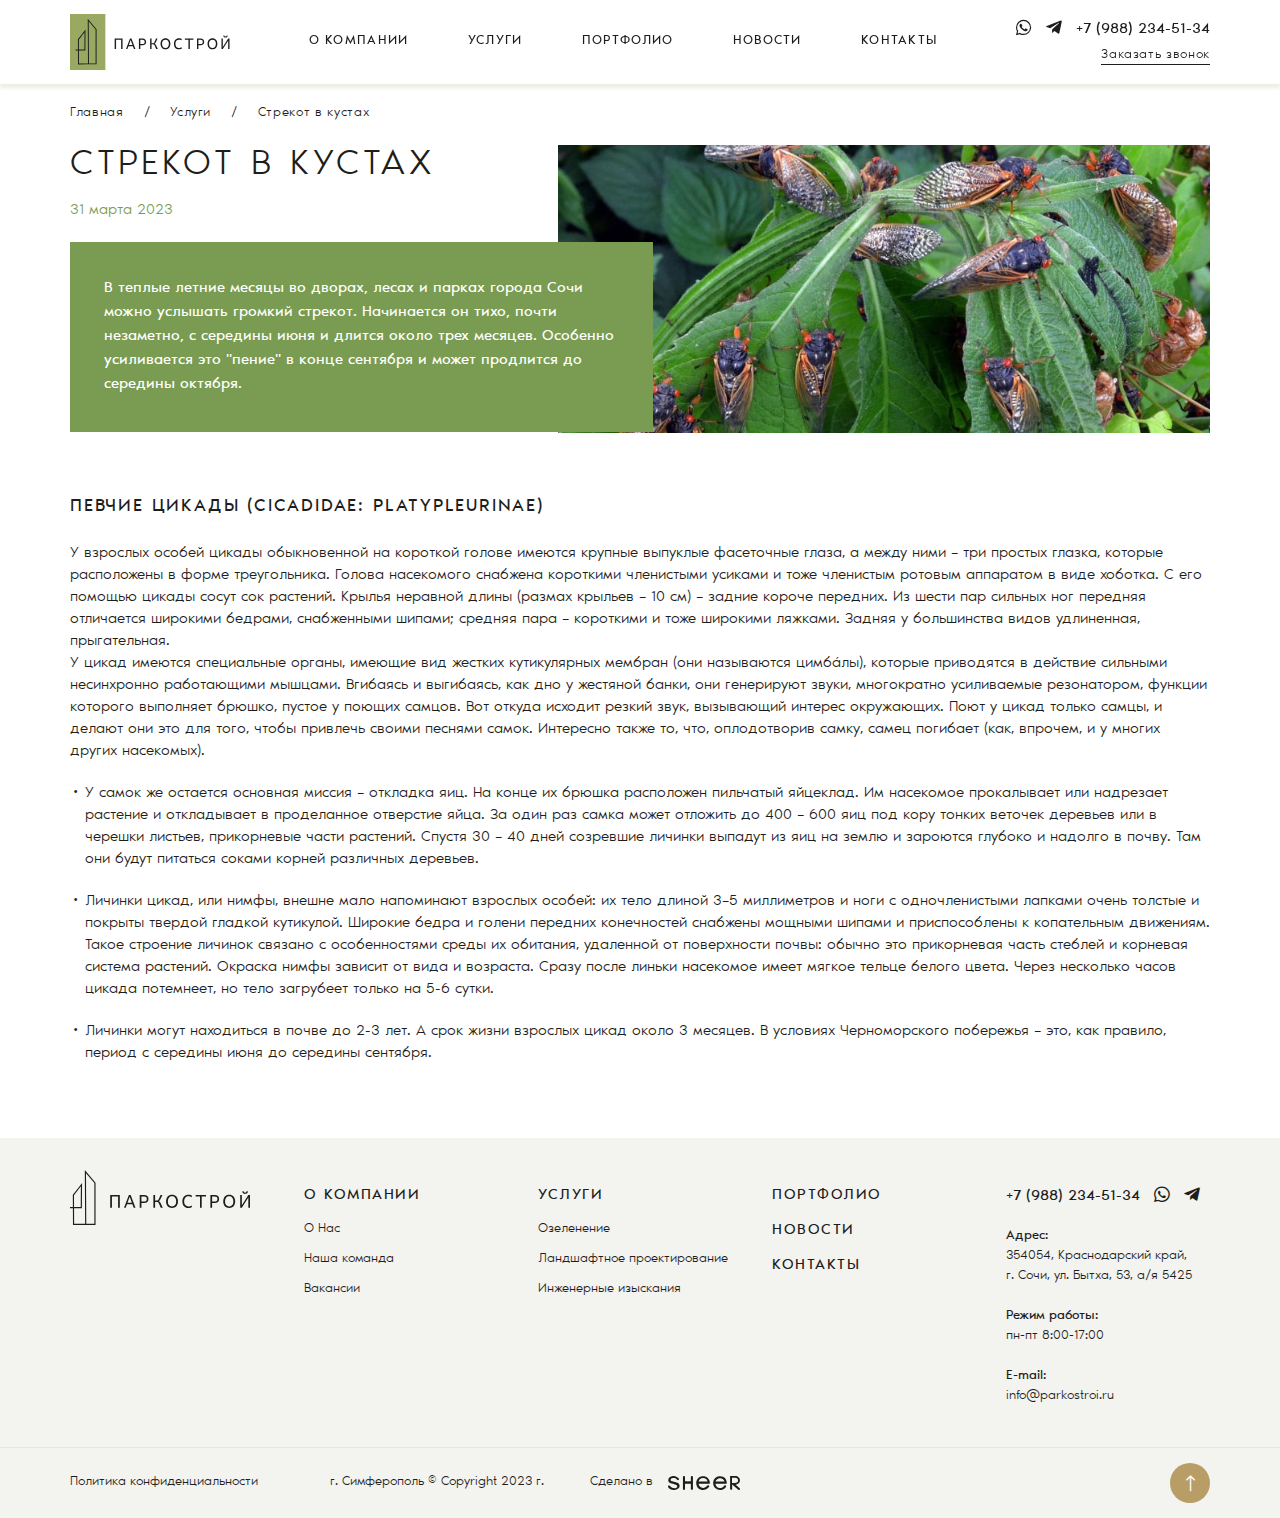
<file: article.html>
<!DOCTYPE html>
<!--[if lt IE 7]><html lang="ru" class="lt-ie9 lt-ie8 lt-ie7"><![endif]-->
<!--[if IE 7]><html lang="ru" class="lt-ie9 lt-ie8"><![endif]-->
<!--[if IE 8]><html lang="ru" class="lt-ie9"><![endif]-->
<!--[if gt IE 8]><!-->
<html lang="ru">
<!--<![endif]-->
<head>
	<meta charset="utf-8" />
	<title>Заголовок</title>
	<meta http-equiv="X-UA-Compatible" content="IE=edge" />
	<meta name="viewport" content="width=device-width, initial-scale=1.0" />
	<meta name="format-detection" content="telephone=no" />
	<link rel="shortcut icon" href="favicon.png" />
	<link rel="stylesheet" href="libs/bootstrap/bootstrap-grid.css" />
	<link rel="stylesheet" href="libs/fontawesome-free-5.12.0-web/css/all.min.css" />
	<link rel="stylesheet" href="libs/fancybox/jquery.fancybox.css" />
	<link rel="stylesheet" href="libs/slick-1.5.9/slick/slick.css" />
	<link rel="stylesheet" href="libs/slick-1.5.9/slick/slick-theme.css" />
	<link rel="stylesheet" href="css/fonts.css" />
	<link rel="stylesheet" href="css/main.css?ver=1.3" />
	<link rel="stylesheet" href="css/media.css?ver=1.3" />
</head>
<body>

	<div class="wrapper">

		<header class="header">
			<div class="container">
				<div class="header__wrapper">
					<a href="#" class="logo">
						<img src="img/logo.svg" alt="alt">
					</a>
					<ul class="menu">
						<li><a href="#">О компании</a></li>
						<li><a href="#">Услуги</a></li>
						<li><a href="#">Портфолио</a></li>
						<li><a href="#">Новости </a></li>
						<li><a href="#">Контакты</a></li>
					</ul>
					<div class="header__contacts">
						<div class="line-contacts">
							<ul class="social-list">
								<li><a href="#"><i class="fab fa-whatsapp"></i></a></li>
								<li><a href="#"><i class="fab fa-telegram-plane"></i></a></li>
							</ul>
							<a href="tel:+79882345134" class="phone-main"><i class="fas fa-phone-alt"></i>+7 (988) 234-51-34</a>
						</div>
						<a href="#" class="link-simple">Заказать звонок</a>
					</div>
					<span class='sandwich'>
						<span class='sw-topper'></span>
						<span class='sw-bottom'></span>
						<span class='sw-footer'></span>
					</span>
				</div>
			</div>
			<div class="menu-mobile">
				<ul class="menu">
					<li><a href="#">О компании</a></li>
					<li><a href="#">Услуги</a></li>
					<li><a href="#">Портфолио</a></li>
					<li><a href="#">Новости </a></li>
					<li><a href="#">Контакты</a></li>
				</ul>
				<div class="header__contacts">
					<div class="line-contacts">
						<ul class="social-list">
							<li><a href="#"><i class="fab fa-whatsapp"></i></a></li>
							<li><a href="#"><i class="fab fa-telegram-plane"></i></a></li>
						</ul>
						<a href="tel:+79882345134" class="phone-main"><i class="fas fa-phone-alt"></i>+7 (988) 234-51-34</a>
					</div>
					<a href="#" class="link-simple">Заказать звонок</a>
				</div>
			</div>
		</header>

		<section class="article">
			<div class="container">
				<ul class="breadcrumbs">
					<li><a href="#">Главная</a></li>
					<li><a href="#">Услуги</a></li>
					<li>Стрекот в кустах</li>
				</ul>
				<div class="article-content">
					<div class="row">
						<div class="col-lg-5">
							<h1>стрекот в кустах</h1>
							<time>31 марта 2023</time>
							<blockquote>
								<p>В теплые летние месяцы во дворах, лесах и парках города Сочи можно услышать громкий стрекот. Начинается он тихо, почти незаметно, с середины июня и длится около трех месяцев. Особенно усиливается это "пение" в конце сентября и может продлится до середины октября.</p>
							</blockquote>
						</div>
						<div class="col-lg-7">
							<img src="img/article1.jpg" alt="alt">
						</div>
					</div>
					<h2>Певчие цикады (Cicadidae: Platypleurinae)</h2>
					<p>У взрослых особей цикады обыкновенной на короткой голове имеются крупные выпуклые фасеточные глаза, а между ними – три простых глазка, которые расположены в форме треугольника. Голова насекомого снабжена короткими членистыми усиками и тоже членистым ротовым аппаратом в виде хоботка. С его помощью цикады сосут сок растений. Крылья неравной длины (размах крыльев – 10 см) – задние короче передних. Из шести пар сильных ног передняя отличается широкими бедрами, снабженными шипами; средняя пара – короткими и тоже широкими ляжками. Задняя у большинства видов удлиненная, прыгательная. <br>У цикад имеются специальные органы, имеющие вид жестких кутикулярных мембран (они называются цимбáлы), которые приводятся в действие сильными несинхронно работающими мышцами. Вгибаясь и выгибаясь, как дно у жестяной банки, они генерируют звуки, многократно усиливаемые резонатором, функции которого выполняет брюшко, пустое у поющих самцов. Вот откуда исходит резкий звук, вызывающий интерес окружающих. Поют у цикад только самцы, и делают они это для того, чтобы привлечь своими песнями самок. Интересно также то, что, оплодотворив самку, самец погибает (как, впрочем, и у многих других насекомых).</p>
					<ul>
						<li>У самок же остается основная миссия – откладка яиц. На конце их брюшка расположен пильчатый яйцеклад. Им насекомое прокалывает или надрезает растение и откладывает в проделанное отверстие яйца. За один раз самка может отложить до 400 – 600 яиц под кору тонких веточек деревьев или в черешки листьев, прикорневые части растений. Спустя 30 – 40 дней созревшие личинки выпадут из яиц на землю и зароются глубоко и надолго в почву. Там они будут питаться соками корней различных деревьев.</li>
						<li>Личинки цикад, или нимфы, внешне мало напоминают взрослых особей: их тело длиной 3–5 миллиметров и ноги с одночленистыми лапками очень толстые и покрыты твердой гладкой кутикулой. Широкие бедра и голени передних конечностей снабжены мощными шипами и приспособлены к копательным движениям. Такое строение личинок связано с особенностями среды их обитания, удаленной от поверхности почвы: обычно это прикорневая часть стеблей и корневая система растений. Окраска нимфы зависит от вида и возраста. Сразу после линьки насекомое имеет мягкое тельце белого цвета. Через несколько часов цикада потемнеет, но тело загрубеет только на 5-6 сутки.</li>
						<li>Личинки могут находиться в почве до 2-3 лет. А срок жизни взрослых цикад около 3 месяцев. В условиях Черноморского побережья – это, как правило, период с середины июня до середины сентября.</li>
					</ul>
				</div>
			</div>
		</section>

		<footer class="footer">
			<div class="container">
				<div class="row">
					<div class="col-lg">
						<a href="#" class="logo">
							<img src="img/logo2.svg" alt="alt">
						</a>
					</div>
					<div class="col-lg">
						<div class="footer__title">О компании <i class="fal fa-chevron-down"></i></div>
						<div class="footer__content">
							<ul class="footer__nav">
								<li><a href="#">О Нас</a></li>
								<li><a href="#">Наша команда</a></li>
								<li><a href="#">Вакансии</a></li>
							</ul>
						</div>
					</div>
					<div class="col-lg">
						<div class="footer__title">услуги <i class="fal fa-chevron-down"></i></div>
						<div class="footer__content">
							<ul class="footer__nav">
								<li><a href="#">Озеленение</a></li>
								<li><a href="#">Ландшафтное проектирование</a></li>
								<li><a href="#">Инженерные изыскания</a></li>
							</ul>
						</div>
					</div>
					<div class="col-lg">
						<ul class="footer__nav footer__nav_big">
							<li><a href="#">Портфолио</a></li>
							<li><a href="#">Новости</a></li>
							<li><a href="#">Контакты</a></li>
						</ul>
					</div>
					<div class="col-xl col-lg-3">
						<div class="footer__contacts">
							<div class="line-contacts">
								<a href="tel:+79882345134" class="phone-main">+7 (988) 234-51-34</a>
								<ul class="social-list">
									<li><a href="#"><i class="fab fa-whatsapp"></i></a></li>
									<li><a href="#"><i class="fab fa-telegram-plane"></i></a></li>
								</ul>
							</div>
							<p><strong>Адрес:</strong> <br>354054, Краснодарский край, <br>г. Сочи, ул. Бытха, 53, а/я 5425</p>
							<br>
							<p><strong>Режим работы:</strong> <br>пн-пт 8:00-17:00</p>
							<br>
							<p><strong>E-mail:</strong> <br><a href="mailto:info@parkostroi.ru">info@parkostroi.ru</a></p>
						</div>
					</div>
				</div>
			</div>
			<div class="footer-bottom">
				<div class="container">
					<div class="row align-items-center">
						<div class="col-lg">
							<a href="#">Политика конфиденциальности </a>
						</div>
						<div class="col-lg">
							<p>г. Симферополь © Copyright  2023 г.</p>
						</div>
						<div class="col-lg">
							<div class="create">Сделано в <a href="#"><img src="img/copy.svg" alt="alt"></a></div>
						</div>
						<div class="col-xl-4 col-lg">
							<div class="btn_top"><i class="fal fa-long-arrow-up"></i></div>
						</div>
					</div>
				</div>
			</div>
		</footer>
		
	</div>

	<!--[if lt IE 9]>
	<script src="libs/html5shiv/es5-shim.min.js"></script>
	<script src="libs/html5shiv/html5shiv.min.js"></script>
	<script src="libs/html5shiv/html5shiv-printshiv.min.js"></script>
	<script src="libs/respond/respond.min.js"></script>
<![endif]-->
<script src="libs/jquery/jquery-3.6.0.min.js"></script>
<script src="libs/jquery-mousewheel/jquery.mousewheel.min.js"></script>
<script src="libs/fancybox/jquery.fancybox.pack.js"></script>
<script src="libs/slick-1.5.9/slick/slick.min.js"></script>
<script src="libs/scroll2id/PageScroll2id.min.js"></script>
<script src="libs/mask/jquery.maskedinput.js"></script>
<script src="libs/jQueryFormStyler-master/jquery.formstyler.min.js"></script>
<script src="js/common.js?ver=1.3"></script>
<!-- Yandex.Metrika counter --><!-- /Yandex.Metrika counter -->
<!-- Google Analytics counter --><!-- /Google Analytics counter -->
</body>
</html>
</file>
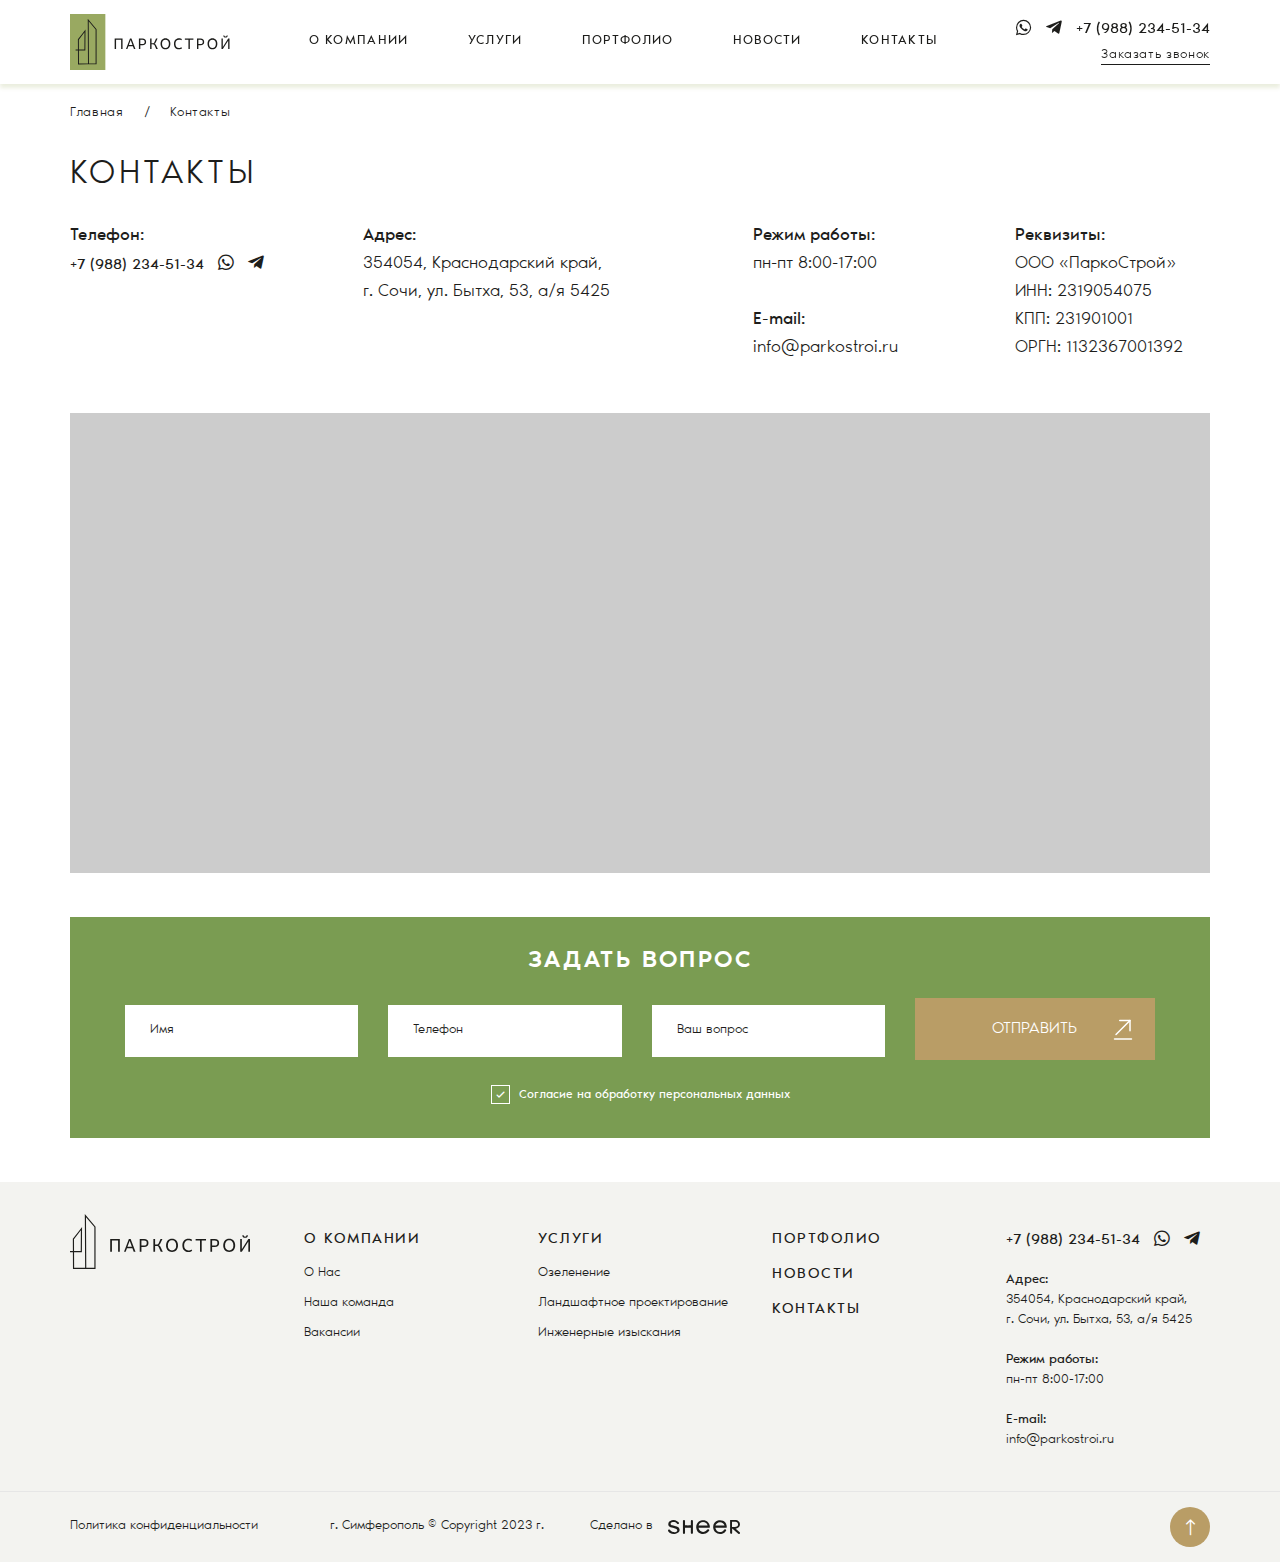
<file: contacts.html>
<!DOCTYPE html>
<!--[if lt IE 7]><html lang="ru" class="lt-ie9 lt-ie8 lt-ie7"><![endif]-->
<!--[if IE 7]><html lang="ru" class="lt-ie9 lt-ie8"><![endif]-->
<!--[if IE 8]><html lang="ru" class="lt-ie9"><![endif]-->
<!--[if gt IE 8]><!-->
<html lang="ru">
<!--<![endif]-->
<head>
	<meta charset="utf-8" />
	<title>Заголовок</title>
	<meta http-equiv="X-UA-Compatible" content="IE=edge" />
	<meta name="viewport" content="width=device-width, initial-scale=1.0" />
	<meta name="format-detection" content="telephone=no" />
	<link rel="shortcut icon" href="favicon.png" />
	<link rel="stylesheet" href="libs/bootstrap/bootstrap-grid.css" />
	<link rel="stylesheet" href="libs/fontawesome-free-5.12.0-web/css/all.min.css" />
	<link rel="stylesheet" href="libs/fancybox/jquery.fancybox.css" />
	<link rel="stylesheet" href="libs/slick-1.5.9/slick/slick.css" />
	<link rel="stylesheet" href="libs/slick-1.5.9/slick/slick-theme.css" />
	<link rel="stylesheet" href="css/fonts.css" />
	<link rel="stylesheet" href="css/main.css?ver=1.3" />
	<link rel="stylesheet" href="css/media.css?ver=1.3" />
</head>
<body>

	<div class="wrapper">

		<header class="header">
			<div class="container">
				<div class="header__wrapper">
					<a href="#" class="logo">
						<img src="img/logo.svg" alt="alt">
					</a>
					<ul class="menu">
						<li><a href="#">О компании</a></li>
						<li><a href="#">Услуги</a></li>
						<li><a href="#">Портфолио</a></li>
						<li><a href="#">Новости </a></li>
						<li><a href="#">Контакты</a></li>
					</ul>
					<div class="header__contacts">
						<div class="line-contacts">
							<ul class="social-list">
								<li><a href="#"><i class="fab fa-whatsapp"></i></a></li>
								<li><a href="#"><i class="fab fa-telegram-plane"></i></a></li>
							</ul>
							<a href="tel:+79882345134" class="phone-main"><i class="fas fa-phone-alt"></i>+7 (988) 234-51-34</a>
						</div>
						<a href="#" class="link-simple">Заказать звонок</a>
					</div>
					<span class='sandwich'>
						<span class='sw-topper'></span>
						<span class='sw-bottom'></span>
						<span class='sw-footer'></span>
					</span>
				</div>
			</div>
			<div class="menu-mobile">
				<ul class="menu">
					<li><a href="#">О компании</a></li>
					<li><a href="#">Услуги</a></li>
					<li><a href="#">Портфолио</a></li>
					<li><a href="#">Новости </a></li>
					<li><a href="#">Контакты</a></li>
				</ul>
				<div class="header__contacts">
					<div class="line-contacts">
						<ul class="social-list">
							<li><a href="#"><i class="fab fa-whatsapp"></i></a></li>
							<li><a href="#"><i class="fab fa-telegram-plane"></i></a></li>
						</ul>
						<a href="tel:+79882345134" class="phone-main"><i class="fas fa-phone-alt"></i>+7 (988) 234-51-34</a>
					</div>
					<a href="#" class="link-simple">Заказать звонок</a>
				</div>
			</div>
		</header>

		<section class="page-contacts">
			<div class="container">
				<ul class="breadcrumbs">
					<li><a href="#">Главная</a></li>
					<li>Контакты</li>
				</ul>
				<h1 class="title-section">контакты</h1>
				<div class="row">
					<div class="col-lg-3">
						<div class="item-contacts">
							<div class="item-contacts__title">Телефон: </div>
							<div class="line-contacts">
								<ul class="social-list">
									<li><a href="#"><i class="fab fa-whatsapp"></i></a></li>
									<li><a href="#"><i class="fab fa-telegram-plane"></i></a></li>
								</ul>
								<a href="tel:+79882345134" class="phone-main"><i class="fas fa-phone-alt"></i>+7 (988) 234-51-34</a>
							</div>
						</div>
					</div>
					<div class="col-lg-4">
						<div class="item-contacts">
							<div class="item-contacts__title">Адрес: </div>
							<p>354054, Краснодарский край, <br>г. Сочи, ул. Бытха, 53, а/я 5425</p>
						</div>
					</div>
					<div class="col-lg-3">
						<div class="item-contacts">
							<div class="item-contacts__title">Режим работы:</div>
							<p>пн-пт 8:00-17:00</p>
							<br>
							<div class="item-contacts__title">E-mail:</div>
							<p><a href="mailto:info@parkostroi.ru">info@parkostroi.ru</a></p>
						</div>
					</div>
					<div class="col-lg-2">
						<div class="item-contacts">
							<div class="item-contacts__title">Реквизиты:</div>
							<p>ООО «ПаркоСтрой»</p>
							<p>ИНН: 2319054075</p>
							<p>КПП: 231901001</p>
							<p>ОРГН: 1132367001392</p>
						</div>
					</div>
				</div>
				<div id="map"></div>
			</div>
		</section>

		<section class="section-order">
			<div class="container">
				<div class="form-page">
					<div class="title-middle">Задать вопрос</div>
					<form>
						<div class="row align-items-center">
							<div class="col-lg">
								<div class="item-form">
									<input type="text" placeholder="Имя" required="required">
								</div>
							</div>
							<div class="col-lg">
								<div class="item-form">
									<input type="text" placeholder="Телефон" class="input-phone" required="required">
								</div>
							</div>
							<div class="col-lg">
								<div class="item-form">
									<input type="text" placeholder="Ваш вопрос" required="required">
								</div>
							</div>
							<div class="col-btn">
								<div class="btn-main">
									<input type="submit" value="отправить">
								</div>
							</div>
						</div>
						<div class="checkbox">
							<label>
								<input type="checkbox" required="required" checked="checked" />
								<span>Согласие на обработку персональных данных</span>
							</label>
						</div>
					</form>
				</div>
			</div>
		</section>

		<footer class="footer">
			<div class="container">
				<div class="row">
					<div class="col-lg">
						<a href="#" class="logo">
							<img src="img/logo2.svg" alt="alt">
						</a>
					</div>
					<div class="col-lg">
						<div class="footer__title">О компании <i class="fal fa-chevron-down"></i></div>
						<div class="footer__content">
							<ul class="footer__nav">
								<li><a href="#">О Нас</a></li>
								<li><a href="#">Наша команда</a></li>
								<li><a href="#">Вакансии</a></li>
							</ul>
						</div>
					</div>
					<div class="col-lg">
						<div class="footer__title">услуги <i class="fal fa-chevron-down"></i></div>
						<div class="footer__content">
							<ul class="footer__nav">
								<li><a href="#">Озеленение</a></li>
								<li><a href="#">Ландшафтное проектирование</a></li>
								<li><a href="#">Инженерные изыскания</a></li>
							</ul>
						</div>
					</div>
					<div class="col-lg">
						<ul class="footer__nav footer__nav_big">
							<li><a href="#">Портфолио</a></li>
							<li><a href="#">Новости</a></li>
							<li><a href="#">Контакты</a></li>
						</ul>
					</div>
					<div class="col-xl col-lg-3">
						<div class="footer__contacts">
							<div class="line-contacts">
								<a href="tel:+79882345134" class="phone-main">+7 (988) 234-51-34</a>
								<ul class="social-list">
									<li><a href="#"><i class="fab fa-whatsapp"></i></a></li>
									<li><a href="#"><i class="fab fa-telegram-plane"></i></a></li>
								</ul>
							</div>
							<p><strong>Адрес:</strong> <br>354054, Краснодарский край, <br>г. Сочи, ул. Бытха, 53, а/я 5425</p>
							<br>
							<p><strong>Режим работы:</strong> <br>пн-пт 8:00-17:00</p>
							<br>
							<p><strong>E-mail:</strong> <br><a href="mailto:info@parkostroi.ru">info@parkostroi.ru</a></p>
						</div>
					</div>
				</div>
			</div>
			<div class="footer-bottom">
				<div class="container">
					<div class="row align-items-center">
						<div class="col-lg">
							<a href="#">Политика конфиденциальности </a>
						</div>
						<div class="col-lg">
							<p>г. Симферополь © Copyright  2023 г.</p>
						</div>
						<div class="col-lg">
							<div class="create">Сделано в <a href="#"><img src="img/copy.svg" alt="alt"></a></div>
						</div>
						<div class="col-xl-4 col-lg">
							<div class="btn_top"><i class="fal fa-long-arrow-up"></i></div>
						</div>
					</div>
				</div>
			</div>
		</footer>
		
	</div>

	<!--[if lt IE 9]>
	<script src="libs/html5shiv/es5-shim.min.js"></script>
	<script src="libs/html5shiv/html5shiv.min.js"></script>
	<script src="libs/html5shiv/html5shiv-printshiv.min.js"></script>
	<script src="libs/respond/respond.min.js"></script>
<![endif]-->
<script src="libs/jquery/jquery-3.6.0.min.js"></script>
<script src="libs/jquery-mousewheel/jquery.mousewheel.min.js"></script>
<script src="libs/fancybox/jquery.fancybox.pack.js"></script>
<script src="libs/slick-1.5.9/slick/slick.min.js"></script>
<script src="libs/scroll2id/PageScroll2id.min.js"></script>
<script src="libs/mask/jquery.maskedinput.js"></script>
<script src="libs/jQueryFormStyler-master/jquery.formstyler.min.js"></script>
<script src="js/common.js?ver=1.3"></script>
<script src="https://api-maps.yandex.ru/2.1/?lang=ru_RU"></script>
<script>
	$(document).ready(function() {
		ymaps.ready(init);

		function init() {
			var myMap = new ymaps.Map('map', {
				center: [43.566977, 39.763100],
				zoom: 16
			}, {
				searchControlProvider: 'yandex#search'
			});		

			myPlacemark1 = new ymaps.Placemark([43.566977, 39.763100], {
			}, {
				iconLayout: 'default#image',
				iconImageHref: 'img/pin.svg',
				hideIconOnBalloonOpen: false,
				iconImageSize: [30, 40],
				iconImageOffset: [-15, -40],
				balloonOffset: [0, -40]
			});
			myMap.controls.remove('searchControl');
			myMap.behaviors.disable('scrollZoom');
			myMap.geoObjects.add(myPlacemark1);
		}
	});
</script>
<!-- Yandex.Metrika counter --><!-- /Yandex.Metrika counter -->
<!-- Google Analytics counter --><!-- /Google Analytics counter -->
</body>
</html>
</file>
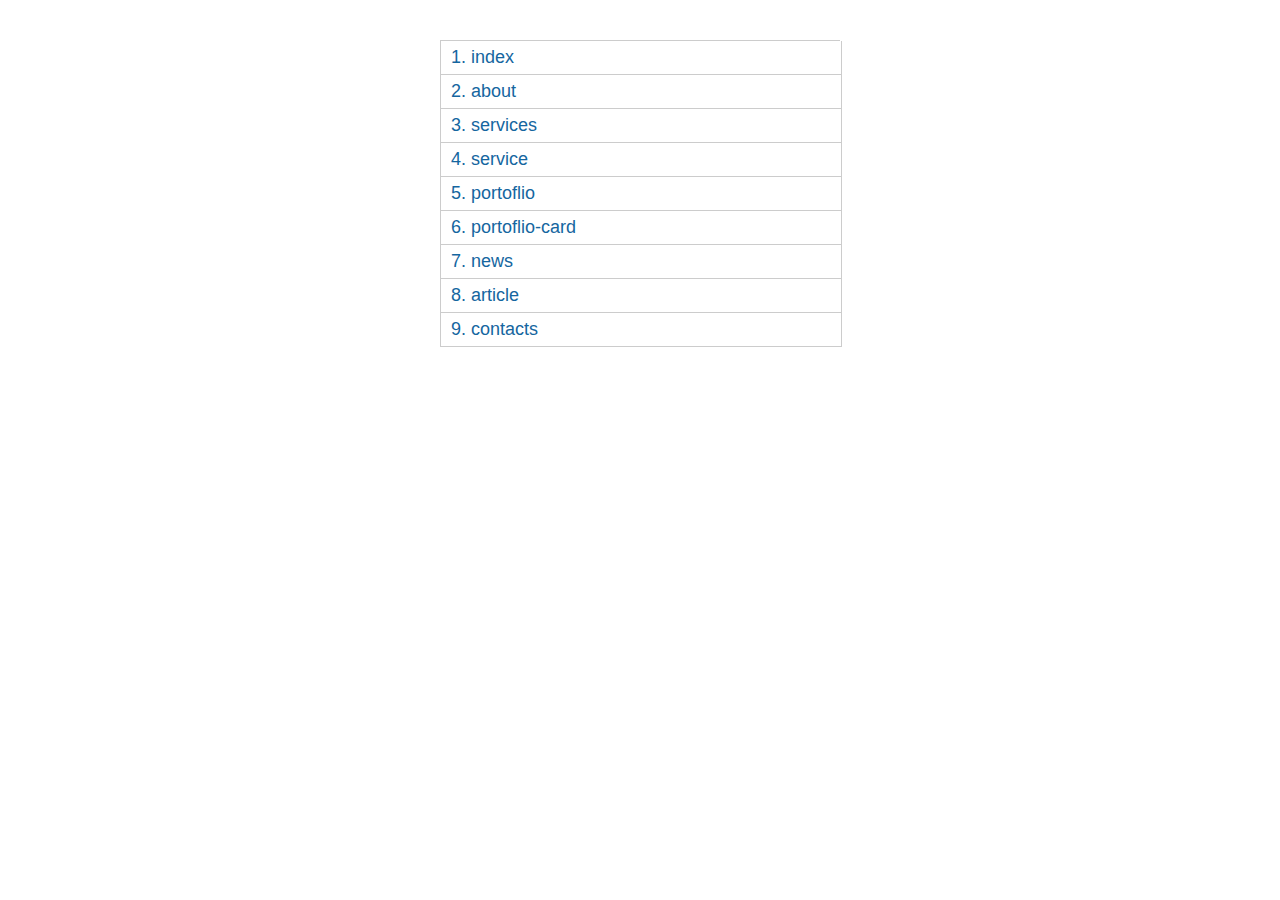
<file: map.html>
<!DOCTYPE html>
<!--[if lt IE 7]><html lang="ru" class="lt-ie9 lt-ie8 lt-ie7"><![endif]-->
<!--[if IE 7]><html lang="ru" class="lt-ie9 lt-ie8"><![endif]-->
<!--[if IE 8]><html lang="ru" class="lt-ie9"><![endif]-->
<!--[if gt IE 8]><!-->
<html lang="ru">
<!--<![endif]-->
<head>
	<meta charset="utf-8" />
	<title>Заголовок</title>
	<meta name="description" content="" />
	<meta http-equiv="X-UA-Compatible" content="IE=edge" />
	<meta name="viewport" content="width=device-width, initial-scale=1.0" />
</head> 
<body>
 
	<div class="wrapper">  
		<div class="count_pages">
			<ul>  
				<li><a href="index.html" target="_blanck">index</a></li>
				<li><a href="about.html" target="_blanck">about</a></li>
				<li><a href="services.html" target="_blanck">services</a></li>
				<li><a href="service.html" target="_blanck">service</a></li>
				<li><a href="portoflio.html" target="_blanck">portoflio</a></li>
				<li><a href="portoflio-card.html" target="_blanck">portoflio-card</a></li>
				<li><a href="news.html" target="_blanck">news</a></li>
				<li><a href="article.html" target="_blanck">article</a></li>
				<li><a href="contacts.html" target="_blanck">contacts</a></li>
			</ul>
		</div> 
	</div>

	<style>
		.count_pages a:before { 
			counter-increment: list1;
			content: counter(list1) ". ";
		}
		.count_pages li {
			list-style: none;
			margin-bottom: 0px;
			border: 1px solid #ccc;
			border-top: none;
			width: 100%;
		}
		.count_pages {
			margin: 0;
			width: 400px;
			margin: auto;
			font-family: sans-serif;
			margin-top: 40px;
			max-width: 100%;
			border-top: 1px solid #ccc;
			counter-reset: list1;
			margin-bottom: 40px;
		}
		.count_pages ul {
			margin: 0;
			padding: 0;
		}
		.count_pages a {
			font-size: 18px;
			color: #15669F;
			text-decoration: none;
			display: block;
			padding: 6px 10px;
		}
	</style>
</body>
</html>
</file>
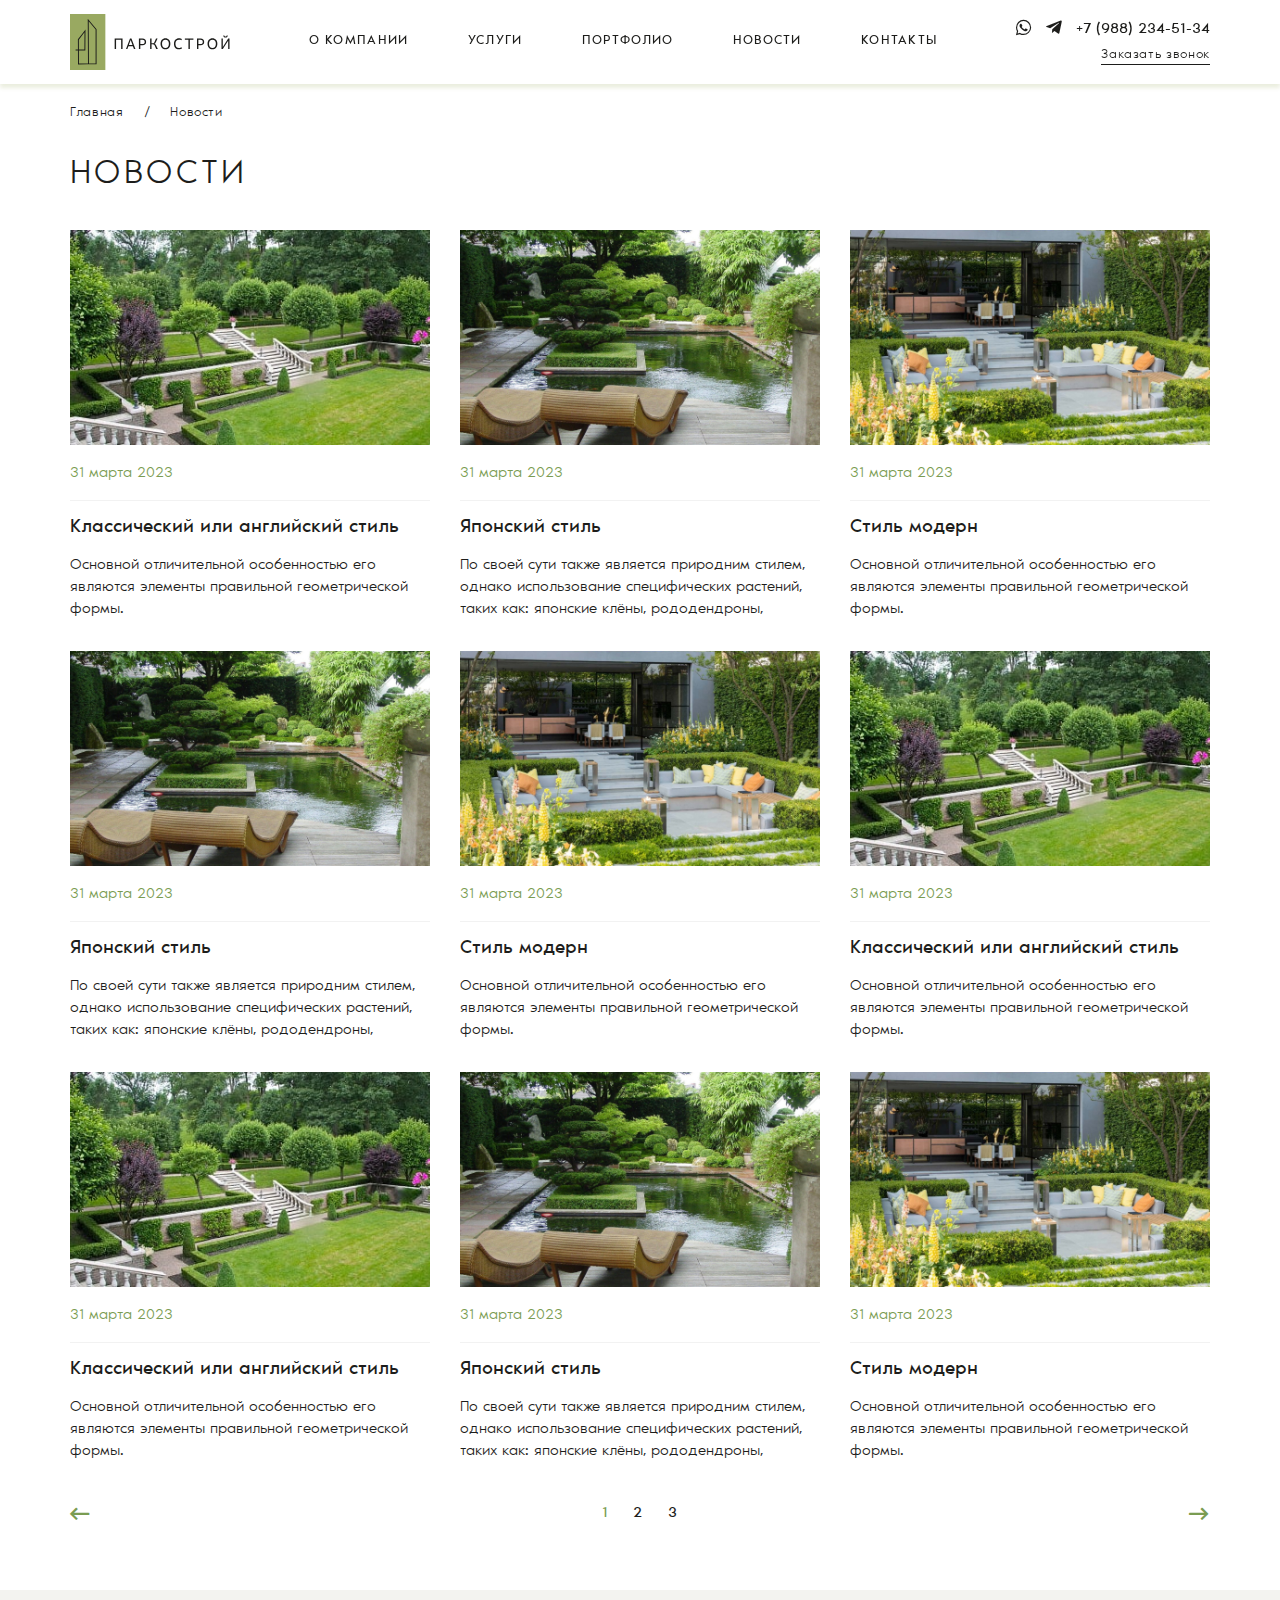
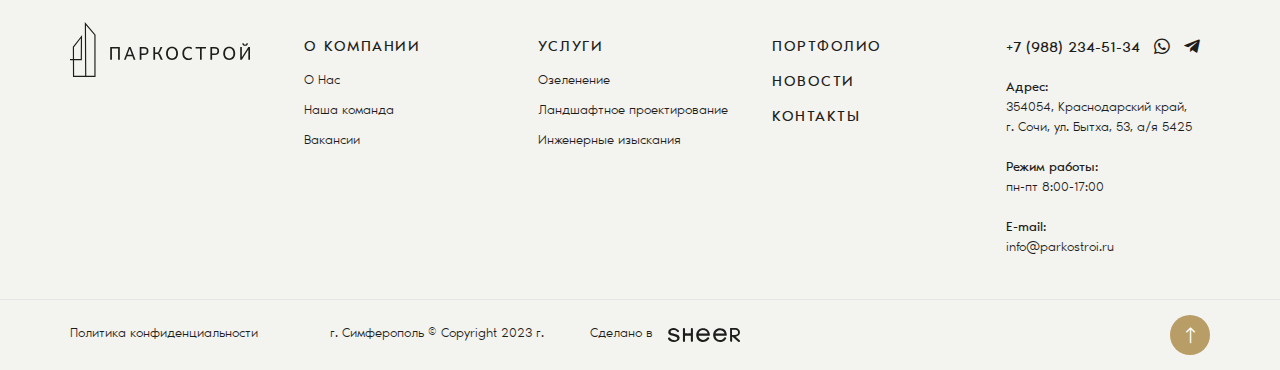
<file: news.html>
<!DOCTYPE html>
<!--[if lt IE 7]><html lang="ru" class="lt-ie9 lt-ie8 lt-ie7"><![endif]-->
<!--[if IE 7]><html lang="ru" class="lt-ie9 lt-ie8"><![endif]-->
<!--[if IE 8]><html lang="ru" class="lt-ie9"><![endif]-->
<!--[if gt IE 8]><!-->
<html lang="ru">
<!--<![endif]-->
<head>
	<meta charset="utf-8" />
	<title>Заголовок</title>
	<meta http-equiv="X-UA-Compatible" content="IE=edge" />
	<meta name="viewport" content="width=device-width, initial-scale=1.0" />
	<meta name="format-detection" content="telephone=no" />
	<link rel="shortcut icon" href="favicon.png" />
	<link rel="stylesheet" href="libs/bootstrap/bootstrap-grid.css" />
	<link rel="stylesheet" href="libs/fontawesome-free-5.12.0-web/css/all.min.css" />
	<link rel="stylesheet" href="libs/fancybox/jquery.fancybox.css" />
	<link rel="stylesheet" href="libs/slick-1.5.9/slick/slick.css" />
	<link rel="stylesheet" href="libs/slick-1.5.9/slick/slick-theme.css" />
	<link rel="stylesheet" href="css/fonts.css" />
	<link rel="stylesheet" href="css/main.css?ver=1.3" />
	<link rel="stylesheet" href="css/media.css?ver=1.3" />
</head>
<body>

	<div class="wrapper">

		<header class="header">
			<div class="container">
				<div class="header__wrapper">
					<a href="#" class="logo">
						<img src="img/logo.svg" alt="alt">
					</a>
					<ul class="menu">
						<li><a href="#">О компании</a></li>
						<li><a href="#">Услуги</a></li>
						<li><a href="#">Портфолио</a></li>
						<li><a href="#">Новости </a></li>
						<li><a href="#">Контакты</a></li>
					</ul>
					<div class="header__contacts">
						<div class="line-contacts">
							<ul class="social-list">
								<li><a href="#"><i class="fab fa-whatsapp"></i></a></li>
								<li><a href="#"><i class="fab fa-telegram-plane"></i></a></li>
							</ul>
							<a href="tel:+79882345134" class="phone-main"><i class="fas fa-phone-alt"></i>+7 (988) 234-51-34</a>
						</div>
						<a href="#" class="link-simple">Заказать звонок</a>
					</div>
					<span class='sandwich'>
						<span class='sw-topper'></span>
						<span class='sw-bottom'></span>
						<span class='sw-footer'></span>
					</span>
				</div>
			</div>
			<div class="menu-mobile">
				<ul class="menu">
					<li><a href="#">О компании</a></li>
					<li><a href="#">Услуги</a></li>
					<li><a href="#">Портфолио</a></li>
					<li><a href="#">Новости </a></li>
					<li><a href="#">Контакты</a></li>
				</ul>
				<div class="header__contacts">
					<div class="line-contacts">
						<ul class="social-list">
							<li><a href="#"><i class="fab fa-whatsapp"></i></a></li>
							<li><a href="#"><i class="fab fa-telegram-plane"></i></a></li>
						</ul>
						<a href="tel:+79882345134" class="phone-main"><i class="fas fa-phone-alt"></i>+7 (988) 234-51-34</a>
					</div>
					<a href="#" class="link-simple">Заказать звонок</a>
				</div>
			</div>
		</header>

		<section class="page-news">
			<div class="container">
				<ul class="breadcrumbs">
					<li><a href="#">Главная</a></li>
					<li>Новости</li>
				</ul>
				<h1 class="title-section">новости</h1>
				<div class="row row_news">
					<div class="col-lg-4">
						<a href="#" class="item-news">
							<span class="item-news__image">
								<img src="img/news1.jpg" alt="alt">
							</span>
							<span class="item-news__date">31 марта 2023</span>
							<span class="item-news__title">Классический или английский стиль</span>
							<span class="item-news__text">Основной отличительной особенностью его являются элементы правильной геометрической формы.</span>
						</a>
					</div>
					<div class="col-lg-4">
						<a href="#" class="item-news">
							<span class="item-news__image">
								<img src="img/news2.jpg" alt="alt">
							</span>
							<span class="item-news__date">31 марта 2023</span>
							<span class="item-news__title">Японский стиль</span>
							<span class="item-news__text">По своей сути также является природним стилем, однако использование специфических растений, таких как: японские клёны, рододендроны,</span>
						</a>
					</div>
					<div class="col-lg-4">
						<a href="#" class="item-news">
							<span class="item-news__image">
								<img src="img/news3.jpg" alt="alt">
							</span>
							<span class="item-news__date">31 марта 2023</span>
							<span class="item-news__title">Стиль модерн</span>
							<span class="item-news__text">Основной отличительной особенностью его являются элементы правильной геометрической формы.</span>
						</a>
					</div>
					<div class="col-lg-4">
						<a href="#" class="item-news">
							<span class="item-news__image">
								<img src="img/news2.jpg" alt="alt">
							</span>
							<span class="item-news__date">31 марта 2023</span>
							<span class="item-news__title">Японский стиль</span>
							<span class="item-news__text">По своей сути также является природним стилем, однако использование специфических растений, таких как: японские клёны, рододендроны,</span>
						</a>
					</div>
					<div class="col-lg-4">
						<a href="#" class="item-news">
							<span class="item-news__image">
								<img src="img/news3.jpg" alt="alt">
							</span>
							<span class="item-news__date">31 марта 2023</span>
							<span class="item-news__title">Стиль модерн</span>
							<span class="item-news__text">Основной отличительной особенностью его являются элементы правильной геометрической формы.</span>
						</a>
					</div>
					<div class="col-lg-4">
						<a href="#" class="item-news">
							<span class="item-news__image">
								<img src="img/news1.jpg" alt="alt">
							</span>
							<span class="item-news__date">31 марта 2023</span>
							<span class="item-news__title">Классический или английский стиль</span>
							<span class="item-news__text">Основной отличительной особенностью его являются элементы правильной геометрической формы.</span>
						</a>
					</div>
					<div class="col-lg-4">
						<a href="#" class="item-news">
							<span class="item-news__image">
								<img src="img/news1.jpg" alt="alt">
							</span>
							<span class="item-news__date">31 марта 2023</span>
							<span class="item-news__title">Классический или английский стиль</span>
							<span class="item-news__text">Основной отличительной особенностью его являются элементы правильной геометрической формы.</span>
						</a>
					</div>
					<div class="col-lg-4">
						<a href="#" class="item-news">
							<span class="item-news__image">
								<img src="img/news2.jpg" alt="alt">
							</span>
							<span class="item-news__date">31 марта 2023</span>
							<span class="item-news__title">Японский стиль</span>
							<span class="item-news__text">По своей сути также является природним стилем, однако использование специфических растений, таких как: японские клёны, рододендроны,</span>
						</a>
					</div>
					<div class="col-lg-4">
						<a href="#" class="item-news">
							<span class="item-news__image">
								<img src="img/news3.jpg" alt="alt">
							</span>
							<span class="item-news__date">31 марта 2023</span>
							<span class="item-news__title">Стиль модерн</span>
							<span class="item-news__text">Основной отличительной особенностью его являются элементы правильной геометрической формы.</span>
						</a>
					</div>
				</div>
				<div class="pager">
					<a class="prev page-numbers" href="#"><i class="far fa-long-arrow-left"></i></a> 
					<span aria-current="page" class="page-numbers current" href="#">1</span> 
					<a class="page-numbers" href="#">2</a> 
					<a class="page-numbers" href="#">3</a> 
					<a class="next page-numbers" href="#"><i class="far fa-long-arrow-right"></i></a>
				</div>
			</div>
		</section>

		<footer class="footer">
			<div class="container">
				<div class="row">
					<div class="col-lg">
						<a href="#" class="logo">
							<img src="img/logo2.svg" alt="alt">
						</a>
					</div>
					<div class="col-lg">
						<div class="footer__title">О компании <i class="fal fa-chevron-down"></i></div>
						<div class="footer__content">
							<ul class="footer__nav">
								<li><a href="#">О Нас</a></li>
								<li><a href="#">Наша команда</a></li>
								<li><a href="#">Вакансии</a></li>
							</ul>
						</div>
					</div>
					<div class="col-lg">
						<div class="footer__title">услуги <i class="fal fa-chevron-down"></i></div>
						<div class="footer__content">
							<ul class="footer__nav">
								<li><a href="#">Озеленение</a></li>
								<li><a href="#">Ландшафтное проектирование</a></li>
								<li><a href="#">Инженерные изыскания</a></li>
							</ul>
						</div>
					</div>
					<div class="col-lg">
						<ul class="footer__nav footer__nav_big">
							<li><a href="#">Портфолио</a></li>
							<li><a href="#">Новости</a></li>
							<li><a href="#">Контакты</a></li>
						</ul>
					</div>
					<div class="col-xl col-lg-3">
						<div class="footer__contacts">
							<div class="line-contacts">
								<a href="tel:+79882345134" class="phone-main">+7 (988) 234-51-34</a>
								<ul class="social-list">
									<li><a href="#"><i class="fab fa-whatsapp"></i></a></li>
									<li><a href="#"><i class="fab fa-telegram-plane"></i></a></li>
								</ul>
							</div>
							<p><strong>Адрес:</strong> <br>354054, Краснодарский край, <br>г. Сочи, ул. Бытха, 53, а/я 5425</p>
							<br>
							<p><strong>Режим работы:</strong> <br>пн-пт 8:00-17:00</p>
							<br>
							<p><strong>E-mail:</strong> <br><a href="mailto:info@parkostroi.ru">info@parkostroi.ru</a></p>
						</div>
					</div>
				</div>
			</div>
			<div class="footer-bottom">
				<div class="container">
					<div class="row align-items-center">
						<div class="col-lg">
							<a href="#">Политика конфиденциальности </a>
						</div>
						<div class="col-lg">
							<p>г. Симферополь © Copyright  2023 г.</p>
						</div>
						<div class="col-lg">
							<div class="create">Сделано в <a href="#"><img src="img/copy.svg" alt="alt"></a></div>
						</div>
						<div class="col-xl-4 col-lg">
							<div class="btn_top"><i class="fal fa-long-arrow-up"></i></div>
						</div>
					</div>
				</div>
			</div>
		</footer>
		
	</div>

	<!--[if lt IE 9]>
	<script src="libs/html5shiv/es5-shim.min.js"></script>
	<script src="libs/html5shiv/html5shiv.min.js"></script>
	<script src="libs/html5shiv/html5shiv-printshiv.min.js"></script>
	<script src="libs/respond/respond.min.js"></script>
<![endif]-->
<script src="libs/jquery/jquery-3.6.0.min.js"></script>
<script src="libs/jquery-mousewheel/jquery.mousewheel.min.js"></script>
<script src="libs/fancybox/jquery.fancybox.pack.js"></script>
<script src="libs/slick-1.5.9/slick/slick.min.js"></script>
<script src="libs/scroll2id/PageScroll2id.min.js"></script>
<script src="libs/mask/jquery.maskedinput.js"></script>
<script src="libs/jQueryFormStyler-master/jquery.formstyler.min.js"></script>
<script src="js/common.js?ver=1.3"></script>
<!-- Yandex.Metrika counter --><!-- /Yandex.Metrika counter -->
<!-- Google Analytics counter --><!-- /Google Analytics counter -->
</body>
</html>
</file>
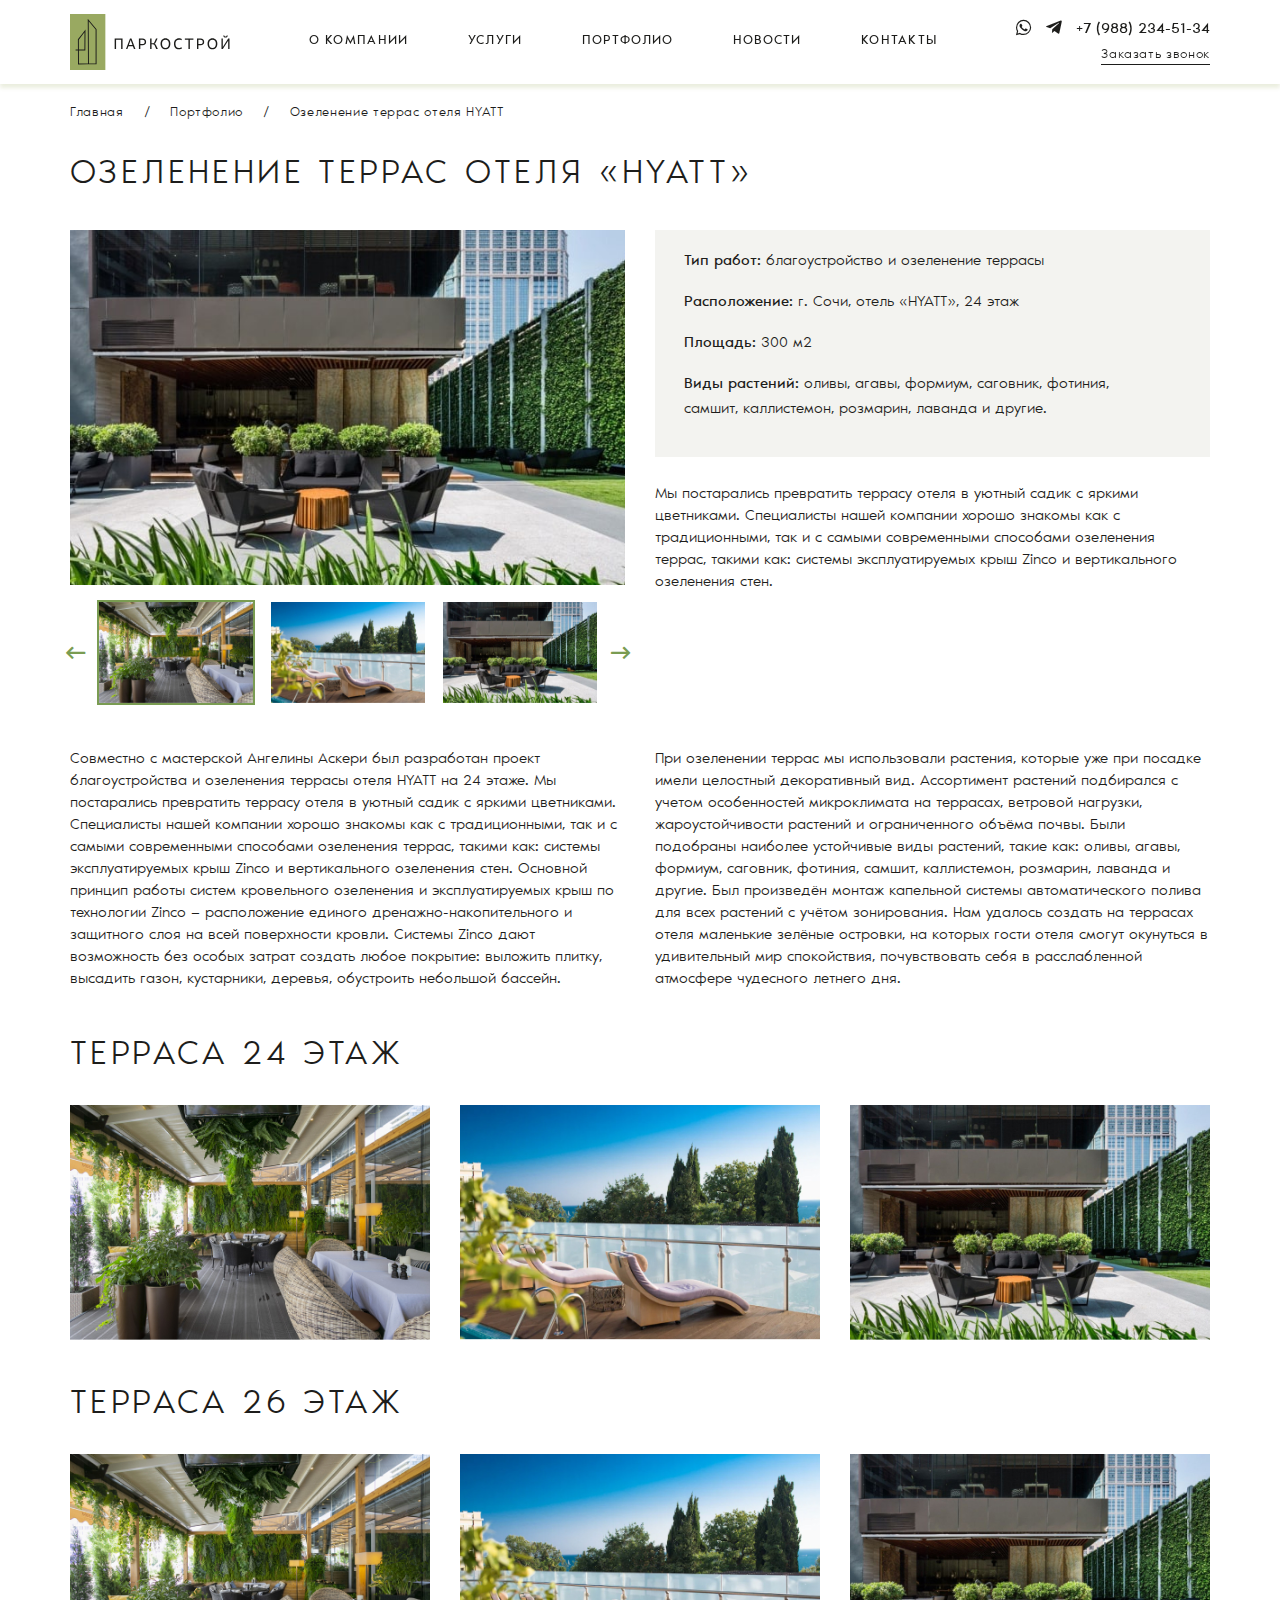
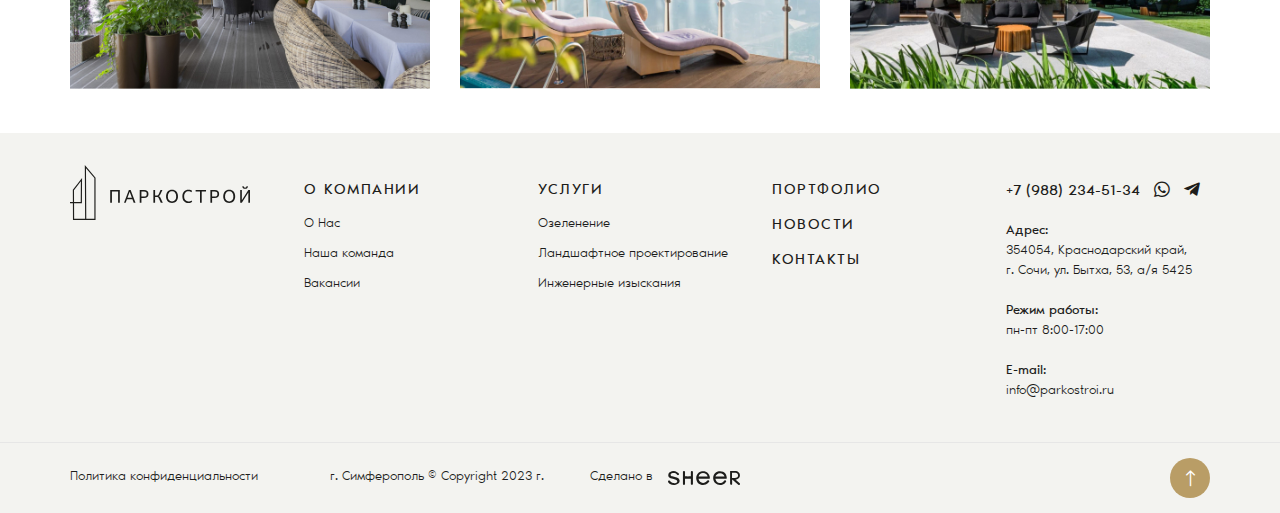
<file: portoflio-card.html>
<!DOCTYPE html>
<!--[if lt IE 7]><html lang="ru" class="lt-ie9 lt-ie8 lt-ie7"><![endif]-->
<!--[if IE 7]><html lang="ru" class="lt-ie9 lt-ie8"><![endif]-->
<!--[if IE 8]><html lang="ru" class="lt-ie9"><![endif]-->
<!--[if gt IE 8]><!-->
<html lang="ru">
<!--<![endif]-->
<head>
	<meta charset="utf-8" />
	<title>Заголовок</title>
	<meta http-equiv="X-UA-Compatible" content="IE=edge" />
	<meta name="viewport" content="width=device-width, initial-scale=1.0" />
	<meta name="format-detection" content="telephone=no" />
	<link rel="shortcut icon" href="favicon.png" />
	<link rel="stylesheet" href="libs/bootstrap/bootstrap-grid.css" />
	<link rel="stylesheet" href="libs/fontawesome-free-5.12.0-web/css/all.min.css" />
	<link rel="stylesheet" href="libs/fancybox/jquery.fancybox.css" />
	<link rel="stylesheet" href="libs/slick-1.5.9/slick/slick.css" />
	<link rel="stylesheet" href="libs/slick-1.5.9/slick/slick-theme.css" />
	<link rel="stylesheet" href="css/fonts.css" />
	<link rel="stylesheet" href="css/main.css?ver=1.3" />
	<link rel="stylesheet" href="css/media.css?ver=1.3" />
</head>
<body>

	<div class="wrapper">

		<header class="header">
			<div class="container">
				<div class="header__wrapper">
					<a href="#" class="logo">
						<img src="img/logo.svg" alt="alt">
					</a>
					<ul class="menu">
						<li><a href="#">О компании</a></li>
						<li><a href="#">Услуги</a></li>
						<li><a href="#">Портфолио</a></li>
						<li><a href="#">Новости </a></li>
						<li><a href="#">Контакты</a></li>
					</ul>
					<div class="header__contacts">
						<div class="line-contacts">
							<ul class="social-list">
								<li><a href="#"><i class="fab fa-whatsapp"></i></a></li>
								<li><a href="#"><i class="fab fa-telegram-plane"></i></a></li>
							</ul>
							<a href="tel:+79882345134" class="phone-main"><i class="fas fa-phone-alt"></i>+7 (988) 234-51-34</a>
						</div>
						<a href="#" class="link-simple">Заказать звонок</a>
					</div>
					<span class='sandwich'>
						<span class='sw-topper'></span>
						<span class='sw-bottom'></span>
						<span class='sw-footer'></span>
					</span>
				</div>
			</div>
			<div class="menu-mobile">
				<ul class="menu">
					<li><a href="#">О компании</a></li>
					<li><a href="#">Услуги</a></li>
					<li><a href="#">Портфолио</a></li>
					<li><a href="#">Новости </a></li>
					<li><a href="#">Контакты</a></li>
				</ul>
				<div class="header__contacts">
					<div class="line-contacts">
						<ul class="social-list">
							<li><a href="#"><i class="fab fa-whatsapp"></i></a></li>
							<li><a href="#"><i class="fab fa-telegram-plane"></i></a></li>
						</ul>
						<a href="tel:+79882345134" class="phone-main"><i class="fas fa-phone-alt"></i>+7 (988) 234-51-34</a>
					</div>
					<a href="#" class="link-simple">Заказать звонок</a>
				</div>
			</div>
		</header>

		<section class="portfolio-card">
			<div class="container">
				<ul class="breadcrumbs">
					<li><a href="#">Главная</a></li>
					<li><a href="#">Портфолио</a></li>
					<li>Озеленение террас отеля HYATT</li>
				</ul>
				<h1 class="title-section">Озеленение террас отеля «HYATT»</h1>
				<div class="row">
					<div class="col-lg-6">
						<ul class="slider-for">
							<li>
								<a href="img/for1.jpg" class="slider-for__item fancybox" rel="group1">
									<img src="img/for1.jpg" alt="alt">
								</a>
							</li>
							<li>
								<a href="img/for1.jpg" class="slider-for__item fancybox" rel="group1">
									<img src="img/for1.jpg" alt="alt">
								</a>
							</li>
							<li>
								<a href="img/for1.jpg" class="slider-for__item fancybox" rel="group1">
									<img src="img/for1.jpg" alt="alt">
								</a>
							</li>
							<li>
								<a href="img/for1.jpg" class="slider-for__item fancybox" rel="group1">
									<img src="img/for1.jpg" alt="alt">
								</a>
							</li>
						</ul>
						<ul class="slider-nav">
							<li>
								<div class="slider-nav__item">
									<img src="img/nav1.jpg" alt="alt">
								</div>
							</li>
							<li>
								<div class="slider-nav__item">
									<img src="img/nav2.jpg" alt="alt">
								</div>
							</li>
							<li>
								<div class="slider-nav__item">
									<img src="img/nav3.jpg" alt="alt">
								</div>
							</li>
							<li>
								<div class="slider-nav__item">
									<img src="img/nav1.jpg" alt="alt">
								</div>
							</li>
						</ul>
					</div>
					<div class="col-lg-6">
						<div class="features-card">
							<p><strong>Тип работ:</strong> благоустройство и озеленение террасы</p>
							<p><strong>Расположение:</strong> г. Сочи, отель «HYATT», 24 этаж</p>
							<p><strong>Площадь:</strong> 300 м2</p>
							<p><strong>Виды растений:</strong> оливы, агавы, формиум, саговник, фотиния, самшит, каллистемон, розмарин, лаванда и другие.</p>
						</div>
						<p>Мы постарались превратить террасу отеля в уютный садик с яркими цветниками. Специалисты нашей компании хорошо знакомы как с традиционными, так и с самыми современными способами озеленения террас, такими как: системы эксплуатируемых крыш Zinco и вертикального озеленения стен.</p>
					</div>
				</div>
				<div class="row">
					<div class="col-lg-6">
						<p>Совместно с мастерской Ангелины Аскери был разработан проект благоустройства и озеленения террасы отеля HYATT на 24 этаже. Мы постарались превратить террасу отеля в уютный садик с яркими цветниками. Специалисты нашей компании хорошо знакомы как с традиционными, так и с самыми современными способами озеленения террас, такими как: системы эксплуатируемых крыш Zinco и вертикального озеленения стен. Основной принцип работы систем кровельного озеленения и эксплуатируемых крыш по технологии Zinco — расположение единого дренажно-накопительного и защитного слоя на всей поверхности кровли. Системы Zinco дают возможность без особых затрат создать любое покрытие: выложить плитку, высадить газон, кустарники, деревья, обустроить небольшой бассейн.</p>
					</div>
					<div class="col-lg-6">
						<p>При озеленении террас мы использовали растения, которые уже при посадке имели целостный декоративный вид. Ассортимент растений подбирался с учетом особенностей микроклимата на террасах, ветровой нагрузки, жароустойчивости растений и ограниченного объёма почвы. Были подобраны наиболее устойчивые виды растений, такие как: оливы, агавы, формиум, саговник, фотиния, самшит, каллистемон, розмарин, лаванда и другие. Был произведён монтаж капельной системы автоматического полива для всех растений с учётом зонирования. Нам удалось создать на террасах отеля маленькие зелёные островки, на которых гости отеля смогут окунуться в удивительный мир спокойствия, почувствовать себя в расслабленной атмосфере чудесного летнего дня.</p>
					</div>
				</div>
				<h2 class="title-section title-section_photos">ТЕРРАСА 24 ЭТАЖ</h2>
				<div class="row row_photos">
					<div class="col-lg-4">
						<a href="img/photo_card1.jpg" class="item-photo fancybox" rel="photos1">
							<img src="img/photo_card1.jpg" alt="alt">
						</a>
					</div>
					<div class="col-lg-4">
						<a href="img/photo_card2.jpg" class="item-photo fancybox" rel="photos1">
							<img src="img/photo_card2.jpg" alt="alt">
						</a>
					</div>
					<div class="col-lg-4">
						<a href="img/photo_card3.jpg" class="item-photo fancybox" rel="photos1">
							<img src="img/photo_card3.jpg" alt="alt">
						</a>
					</div>
				</div>
				<h2 class="title-section title-section_photos">ТЕРРАСА 26 ЭТАЖ</h2>
				<div class="row row_photos">
					<div class="col-lg-4">
						<a href="img/photo_card1.jpg" class="item-photo fancybox" rel="photos2">
							<img src="img/photo_card1.jpg" alt="alt">
						</a>
					</div>
					<div class="col-lg-4">
						<a href="img/photo_card2.jpg" class="item-photo fancybox" rel="photos2">
							<img src="img/photo_card2.jpg" alt="alt">
						</a>
					</div>
					<div class="col-lg-4">
						<a href="img/photo_card3.jpg" class="item-photo fancybox" rel="photos2">
							<img src="img/photo_card3.jpg" alt="alt">
						</a>
					</div>
				</div>
			</div>
		</section>

		<footer class="footer">
			<div class="container">
				<div class="row">
					<div class="col-lg">
						<a href="#" class="logo">
							<img src="img/logo2.svg" alt="alt">
						</a>
					</div>
					<div class="col-lg">
						<div class="footer__title">О компании <i class="fal fa-chevron-down"></i></div>
						<div class="footer__content">
							<ul class="footer__nav">
								<li><a href="#">О Нас</a></li>
								<li><a href="#">Наша команда</a></li>
								<li><a href="#">Вакансии</a></li>
							</ul>
						</div>
					</div>
					<div class="col-lg">
						<div class="footer__title">услуги <i class="fal fa-chevron-down"></i></div>
						<div class="footer__content">
							<ul class="footer__nav">
								<li><a href="#">Озеленение</a></li>
								<li><a href="#">Ландшафтное проектирование</a></li>
								<li><a href="#">Инженерные изыскания</a></li>
							</ul>
						</div>
					</div>
					<div class="col-lg">
						<ul class="footer__nav footer__nav_big">
							<li><a href="#">Портфолио</a></li>
							<li><a href="#">Новости</a></li>
							<li><a href="#">Контакты</a></li>
						</ul>
					</div>
					<div class="col-xl col-lg-3">
						<div class="footer__contacts">
							<div class="line-contacts">
								<a href="tel:+79882345134" class="phone-main">+7 (988) 234-51-34</a>
								<ul class="social-list">
									<li><a href="#"><i class="fab fa-whatsapp"></i></a></li>
									<li><a href="#"><i class="fab fa-telegram-plane"></i></a></li>
								</ul>
							</div>
							<p><strong>Адрес:</strong> <br>354054, Краснодарский край, <br>г. Сочи, ул. Бытха, 53, а/я 5425</p>
							<br>
							<p><strong>Режим работы:</strong> <br>пн-пт 8:00-17:00</p>
							<br>
							<p><strong>E-mail:</strong> <br><a href="mailto:info@parkostroi.ru">info@parkostroi.ru</a></p>
						</div>
					</div>
				</div>
			</div>
			<div class="footer-bottom">
				<div class="container">
					<div class="row align-items-center">
						<div class="col-lg">
							<a href="#">Политика конфиденциальности </a>
						</div>
						<div class="col-lg">
							<p>г. Симферополь © Copyright  2023 г.</p>
						</div>
						<div class="col-lg">
							<div class="create">Сделано в <a href="#"><img src="img/copy.svg" alt="alt"></a></div>
						</div>
						<div class="col-xl-4 col-lg">
							<div class="btn_top"><i class="fal fa-long-arrow-up"></i></div>
						</div>
					</div>
				</div>
			</div>
		</footer>
		
	</div>

	<!--[if lt IE 9]>
	<script src="libs/html5shiv/es5-shim.min.js"></script>
	<script src="libs/html5shiv/html5shiv.min.js"></script>
	<script src="libs/html5shiv/html5shiv-printshiv.min.js"></script>
	<script src="libs/respond/respond.min.js"></script>
<![endif]-->
<script src="libs/jquery/jquery-3.6.0.min.js"></script>
<script src="libs/jquery-mousewheel/jquery.mousewheel.min.js"></script>
<script src="libs/fancybox/jquery.fancybox.pack.js"></script>
<script src="libs/slick-1.5.9/slick/slick.min.js"></script>
<script src="libs/scroll2id/PageScroll2id.min.js"></script>
<script src="libs/mask/jquery.maskedinput.js"></script>
<script src="libs/jQueryFormStyler-master/jquery.formstyler.min.js"></script>
<script src="js/common.js?ver=1.3"></script>
<!-- Yandex.Metrika counter --><!-- /Yandex.Metrika counter -->
<!-- Google Analytics counter --><!-- /Google Analytics counter -->
</body>
</html>
</file>
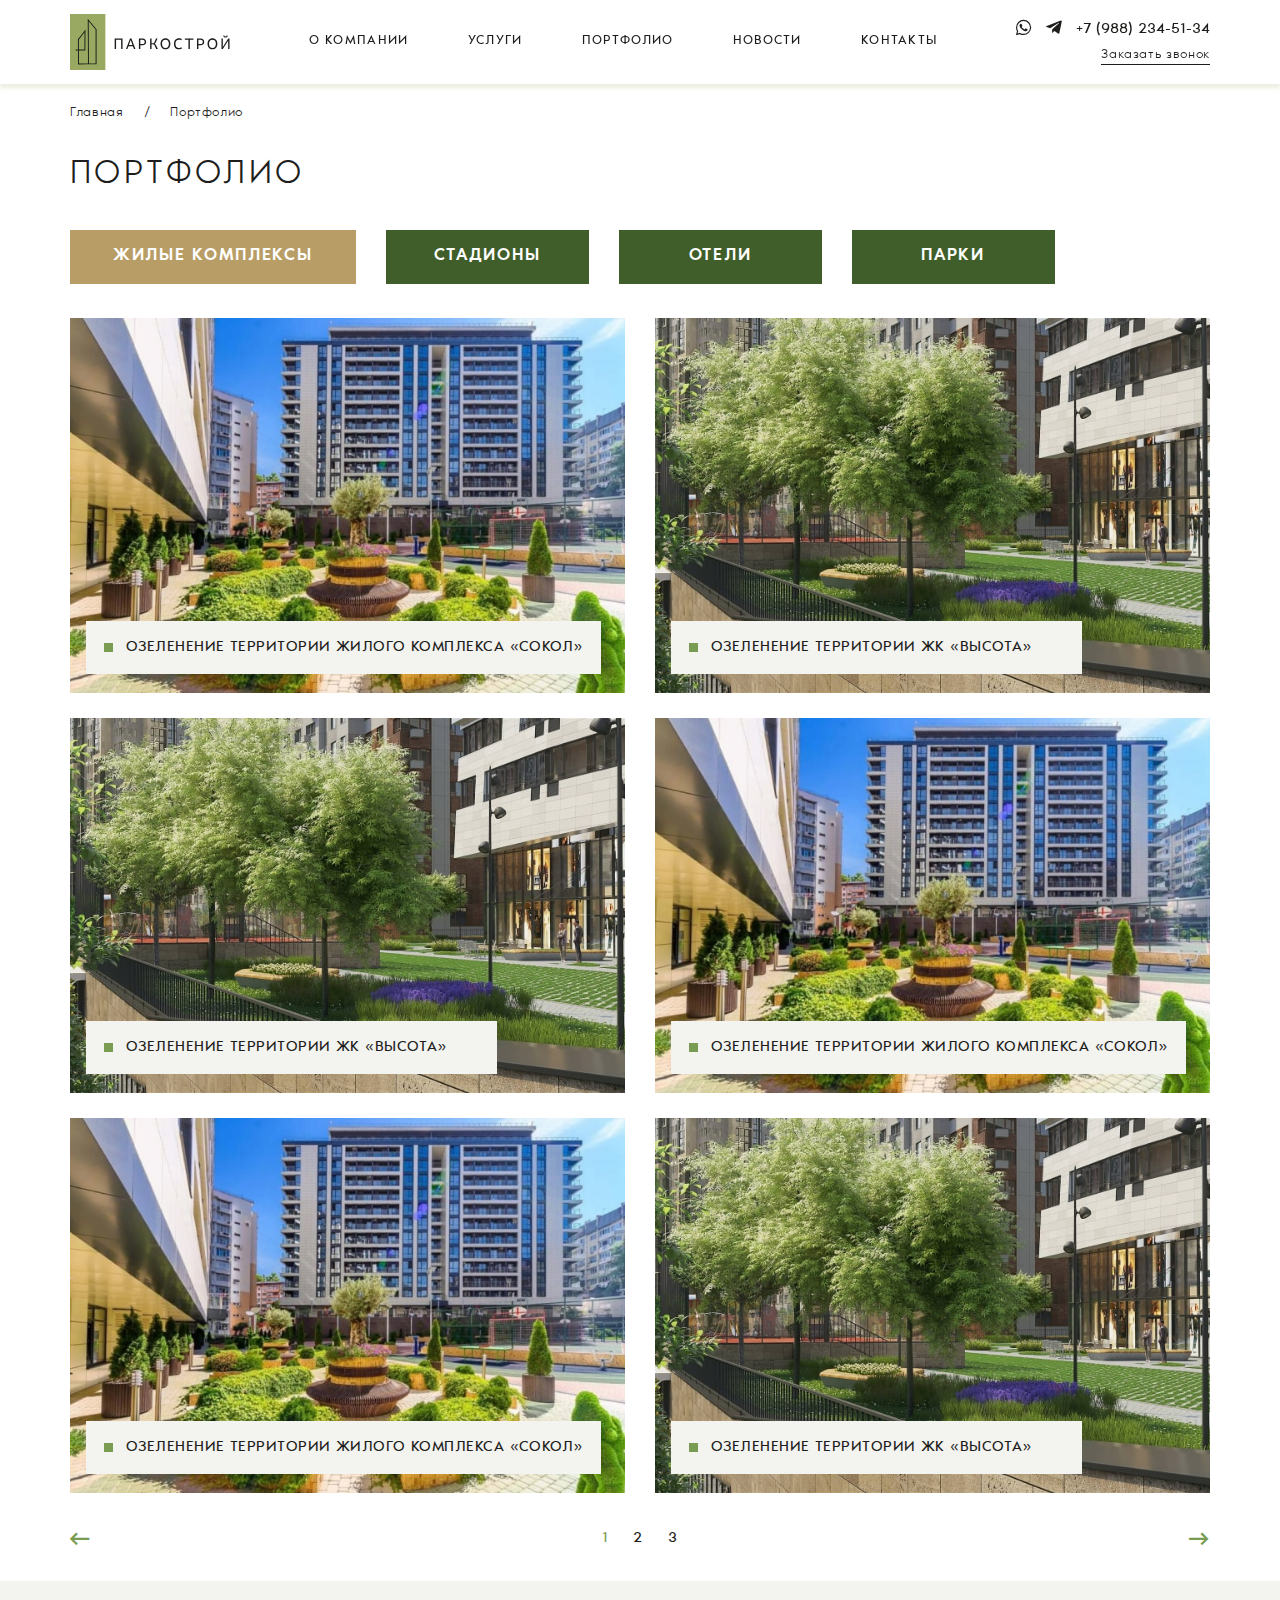
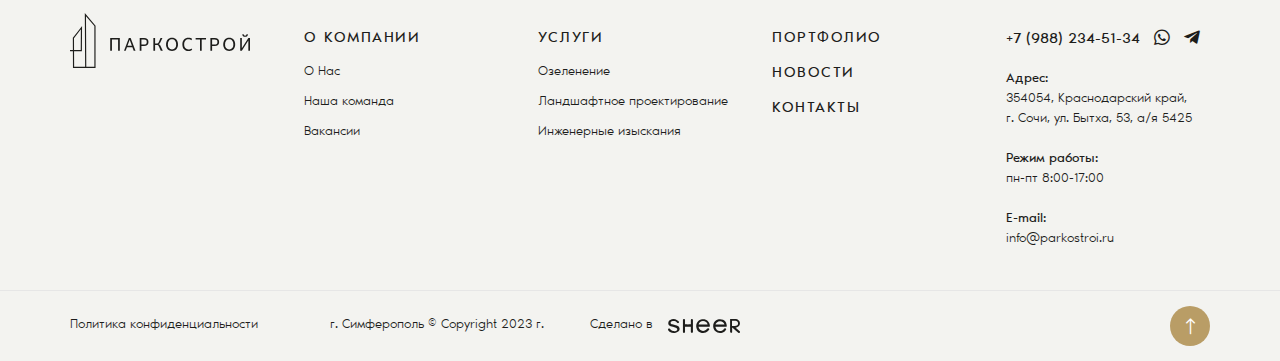
<file: portoflio.html>
<!DOCTYPE html>
<!--[if lt IE 7]><html lang="ru" class="lt-ie9 lt-ie8 lt-ie7"><![endif]-->
<!--[if IE 7]><html lang="ru" class="lt-ie9 lt-ie8"><![endif]-->
<!--[if IE 8]><html lang="ru" class="lt-ie9"><![endif]-->
<!--[if gt IE 8]><!-->
<html lang="ru">
<!--<![endif]-->
<head>
	<meta charset="utf-8" />
	<title>Заголовок</title>
	<meta http-equiv="X-UA-Compatible" content="IE=edge" />
	<meta name="viewport" content="width=device-width, initial-scale=1.0" />
	<meta name="format-detection" content="telephone=no" />
	<link rel="shortcut icon" href="favicon.png" />
	<link rel="stylesheet" href="libs/bootstrap/bootstrap-grid.css" />
	<link rel="stylesheet" href="libs/fontawesome-free-5.12.0-web/css/all.min.css" />
	<link rel="stylesheet" href="libs/fancybox/jquery.fancybox.css" />
	<link rel="stylesheet" href="libs/slick-1.5.9/slick/slick.css" />
	<link rel="stylesheet" href="libs/slick-1.5.9/slick/slick-theme.css" />
	<link rel="stylesheet" href="css/fonts.css" />
	<link rel="stylesheet" href="css/main.css?ver=1.3" />
	<link rel="stylesheet" href="css/media.css?ver=1.3" />
</head>
<body>

	<div class="wrapper">

		<header class="header">
			<div class="container">
				<div class="header__wrapper">
					<a href="#" class="logo">
						<img src="img/logo.svg" alt="alt">
					</a>
					<ul class="menu">
						<li><a href="#">О компании</a></li>
						<li><a href="#">Услуги</a></li>
						<li><a href="#">Портфолио</a></li>
						<li><a href="#">Новости </a></li>
						<li><a href="#">Контакты</a></li>
					</ul>
					<div class="header__contacts">
						<div class="line-contacts">
							<ul class="social-list">
								<li><a href="#"><i class="fab fa-whatsapp"></i></a></li>
								<li><a href="#"><i class="fab fa-telegram-plane"></i></a></li>
							</ul>
							<a href="tel:+79882345134" class="phone-main"><i class="fas fa-phone-alt"></i>+7 (988) 234-51-34</a>
						</div>
						<a href="#" class="link-simple">Заказать звонок</a>
					</div>
					<span class='sandwich'>
						<span class='sw-topper'></span>
						<span class='sw-bottom'></span>
						<span class='sw-footer'></span>
					</span>
				</div>
			</div>
			<div class="menu-mobile">
				<ul class="menu">
					<li><a href="#">О компании</a></li>
					<li><a href="#">Услуги</a></li>
					<li><a href="#">Портфолио</a></li>
					<li><a href="#">Новости </a></li>
					<li><a href="#">Контакты</a></li>
				</ul>
				<div class="header__contacts">
					<div class="line-contacts">
						<ul class="social-list">
							<li><a href="#"><i class="fab fa-whatsapp"></i></a></li>
							<li><a href="#"><i class="fab fa-telegram-plane"></i></a></li>
						</ul>
						<a href="tel:+79882345134" class="phone-main"><i class="fas fa-phone-alt"></i>+7 (988) 234-51-34</a>
					</div>
					<a href="#" class="link-simple">Заказать звонок</a>
				</div>
			</div>
		</header>

		<section class="page-portfolio">
			<div class="container">
				<ul class="breadcrumbs">
					<li><a href="#">Главная</a></li>
					<li>Портфолио</li>
				</ul>
				<h1 class="title-section">портфолио</h1>
				<ul class="tabs">
					<li class="active"><a href="#tab1">жилые комплексы</a></li>
					<li><a href="#tab2">стадионы</a></li>
					<li><a href="#tab3">отели</a></li>
					<li><a href="#tab4">парки</a></li>
				</ul>
				<div class="tab-container">
					<div class="tab-pane" id="tab1">
						<div class="row row_catalog">
							<div class="col-lg-6">
								<a href="#" class="item-catalog">
									<span class="item-catalog__image">
										<img src="img/catalog1.jpg" alt="alt">
									</span>
									<span class="item-catalog__content">
										<span class="item-catalog__title">Озеленение территории жилого комплекса «Сокол»</span>
									</span>
								</a>
							</div>
							<div class="col-lg-6">
								<a href="#" class="item-catalog">
									<span class="item-catalog__image">
										<img src="img/catalog2.jpg" alt="alt">
									</span>
									<span class="item-catalog__content">
										<span class="item-catalog__title">Озеленение территории жК «высота»</span>
									</span>
								</a>
							</div>
							<div class="col-lg-6">
								<a href="#" class="item-catalog">
									<span class="item-catalog__image">
										<img src="img/catalog2.jpg" alt="alt">
									</span>
									<span class="item-catalog__content">
										<span class="item-catalog__title">Озеленение территории жК «высота»</span>
									</span>
								</a>
							</div>
							<div class="col-lg-6">
								<a href="#" class="item-catalog">
									<span class="item-catalog__image">
										<img src="img/catalog1.jpg" alt="alt">
									</span>
									<span class="item-catalog__content">
										<span class="item-catalog__title">Озеленение территории жилого комплекса «Сокол»</span>
									</span>
								</a>
							</div>
							<div class="col-lg-6">
								<a href="#" class="item-catalog">
									<span class="item-catalog__image">
										<img src="img/catalog1.jpg" alt="alt">
									</span>
									<span class="item-catalog__content">
										<span class="item-catalog__title">Озеленение территории жилого комплекса «Сокол»</span>
									</span>
								</a>
							</div>
							<div class="col-lg-6">
								<a href="#" class="item-catalog">
									<span class="item-catalog__image">
										<img src="img/catalog2.jpg" alt="alt">
									</span>
									<span class="item-catalog__content">
										<span class="item-catalog__title">Озеленение территории жК «высота»</span>
									</span>
								</a>
							</div>
						</div>
						<div class="pager">
							<a class="prev page-numbers" href="#"><i class="far fa-long-arrow-left"></i></a> 
							<span aria-current="page" class="page-numbers current" href="#">1</span> 
							<a class="page-numbers" href="#">2</a> 
							<a class="page-numbers" href="#">3</a> 
							<a class="next page-numbers" href="#"><i class="far fa-long-arrow-right"></i></a>
						</div>
					</div>
					<div class="tab-pane" id="tab2">
						<div class="row row_catalog">
							<div class="col-lg-6">
								<a href="#" class="item-catalog">
									<span class="item-catalog__image">
										<img src="img/catalog1.jpg" alt="alt">
									</span>
									<span class="item-catalog__content">
										<span class="item-catalog__title">Озеленение территории жилого комплекса «Сокол»</span>
									</span>
								</a>
							</div>
							<div class="col-lg-6">
								<a href="#" class="item-catalog">
									<span class="item-catalog__image">
										<img src="img/catalog2.jpg" alt="alt">
									</span>
									<span class="item-catalog__content">
										<span class="item-catalog__title">Озеленение территории жК «высота»</span>
									</span>
								</a>
							</div>
							<div class="col-lg-6">
								<a href="#" class="item-catalog">
									<span class="item-catalog__image">
										<img src="img/catalog2.jpg" alt="alt">
									</span>
									<span class="item-catalog__content">
										<span class="item-catalog__title">Озеленение территории жК «высота»</span>
									</span>
								</a>
							</div>
							<div class="col-lg-6">
								<a href="#" class="item-catalog">
									<span class="item-catalog__image">
										<img src="img/catalog1.jpg" alt="alt">
									</span>
									<span class="item-catalog__content">
										<span class="item-catalog__title">Озеленение территории жилого комплекса «Сокол»</span>
									</span>
								</a>
							</div>
							<div class="col-lg-6">
								<a href="#" class="item-catalog">
									<span class="item-catalog__image">
										<img src="img/catalog1.jpg" alt="alt">
									</span>
									<span class="item-catalog__content">
										<span class="item-catalog__title">Озеленение территории жилого комплекса «Сокол»</span>
									</span>
								</a>
							</div>
							<div class="col-lg-6">
								<a href="#" class="item-catalog">
									<span class="item-catalog__image">
										<img src="img/catalog2.jpg" alt="alt">
									</span>
									<span class="item-catalog__content">
										<span class="item-catalog__title">Озеленение территории жК «высота»</span>
									</span>
								</a>
							</div>
						</div>
						<div class="pager">
							<a class="prev page-numbers" href="#"><i class="far fa-long-arrow-left"></i></a> 
							<span aria-current="page" class="page-numbers current" href="#">1</span> 
							<a class="page-numbers" href="#">2</a> 
							<a class="page-numbers" href="#">3</a> 
							<a class="next page-numbers" href="#"><i class="far fa-long-arrow-right"></i></a>
						</div>
					</div>
					<div class="tab-pane" id="tab3">
						<div class="row row_catalog">
							<div class="col-lg-6">
								<a href="#" class="item-catalog">
									<span class="item-catalog__image">
										<img src="img/catalog1.jpg" alt="alt">
									</span>
									<span class="item-catalog__content">
										<span class="item-catalog__title">Озеленение территории жилого комплекса «Сокол»</span>
									</span>
								</a>
							</div>
							<div class="col-lg-6">
								<a href="#" class="item-catalog">
									<span class="item-catalog__image">
										<img src="img/catalog2.jpg" alt="alt">
									</span>
									<span class="item-catalog__content">
										<span class="item-catalog__title">Озеленение территории жК «высота»</span>
									</span>
								</a>
							</div>
							<div class="col-lg-6">
								<a href="#" class="item-catalog">
									<span class="item-catalog__image">
										<img src="img/catalog2.jpg" alt="alt">
									</span>
									<span class="item-catalog__content">
										<span class="item-catalog__title">Озеленение территории жК «высота»</span>
									</span>
								</a>
							</div>
							<div class="col-lg-6">
								<a href="#" class="item-catalog">
									<span class="item-catalog__image">
										<img src="img/catalog1.jpg" alt="alt">
									</span>
									<span class="item-catalog__content">
										<span class="item-catalog__title">Озеленение территории жилого комплекса «Сокол»</span>
									</span>
								</a>
							</div>
							<div class="col-lg-6">
								<a href="#" class="item-catalog">
									<span class="item-catalog__image">
										<img src="img/catalog1.jpg" alt="alt">
									</span>
									<span class="item-catalog__content">
										<span class="item-catalog__title">Озеленение территории жилого комплекса «Сокол»</span>
									</span>
								</a>
							</div>
							<div class="col-lg-6">
								<a href="#" class="item-catalog">
									<span class="item-catalog__image">
										<img src="img/catalog2.jpg" alt="alt">
									</span>
									<span class="item-catalog__content">
										<span class="item-catalog__title">Озеленение территории жК «высота»</span>
									</span>
								</a>
							</div>
						</div>
						<div class="pager">
							<a class="prev page-numbers" href="#"><i class="far fa-long-arrow-left"></i></a> 
							<span aria-current="page" class="page-numbers current" href="#">1</span> 
							<a class="page-numbers" href="#">2</a> 
							<a class="page-numbers" href="#">3</a> 
							<a class="next page-numbers" href="#"><i class="far fa-long-arrow-right"></i></a>
						</div>
					</div>
					<div class="tab-pane" id="tab4">
						<div class="row row_catalog">
							<div class="col-lg-6">
								<a href="#" class="item-catalog">
									<span class="item-catalog__image">
										<img src="img/catalog1.jpg" alt="alt">
									</span>
									<span class="item-catalog__content">
										<span class="item-catalog__title">Озеленение территории жилого комплекса «Сокол»</span>
									</span>
								</a>
							</div>
							<div class="col-lg-6">
								<a href="#" class="item-catalog">
									<span class="item-catalog__image">
										<img src="img/catalog2.jpg" alt="alt">
									</span>
									<span class="item-catalog__content">
										<span class="item-catalog__title">Озеленение территории жК «высота»</span>
									</span>
								</a>
							</div>
							<div class="col-lg-6">
								<a href="#" class="item-catalog">
									<span class="item-catalog__image">
										<img src="img/catalog2.jpg" alt="alt">
									</span>
									<span class="item-catalog__content">
										<span class="item-catalog__title">Озеленение территории жК «высота»</span>
									</span>
								</a>
							</div>
							<div class="col-lg-6">
								<a href="#" class="item-catalog">
									<span class="item-catalog__image">
										<img src="img/catalog1.jpg" alt="alt">
									</span>
									<span class="item-catalog__content">
										<span class="item-catalog__title">Озеленение территории жилого комплекса «Сокол»</span>
									</span>
								</a>
							</div>
							<div class="col-lg-6">
								<a href="#" class="item-catalog">
									<span class="item-catalog__image">
										<img src="img/catalog1.jpg" alt="alt">
									</span>
									<span class="item-catalog__content">
										<span class="item-catalog__title">Озеленение территории жилого комплекса «Сокол»</span>
									</span>
								</a>
							</div>
							<div class="col-lg-6">
								<a href="#" class="item-catalog">
									<span class="item-catalog__image">
										<img src="img/catalog2.jpg" alt="alt">
									</span>
									<span class="item-catalog__content">
										<span class="item-catalog__title">Озеленение территории жК «высота»</span>
									</span>
								</a>
							</div>
						</div>
						<div class="pager">
							<a class="prev page-numbers" href="#"><i class="far fa-long-arrow-left"></i></a> 
							<span aria-current="page" class="page-numbers current" href="#">1</span> 
							<a class="page-numbers" href="#">2</a> 
							<a class="page-numbers" href="#">3</a> 
							<a class="next page-numbers" href="#"><i class="far fa-long-arrow-right"></i></a>
						</div>
					</div>
				</div>
			</div>
		</section>

		<footer class="footer">
			<div class="container">
				<div class="row">
					<div class="col-lg">
						<a href="#" class="logo">
							<img src="img/logo2.svg" alt="alt">
						</a>
					</div>
					<div class="col-lg">
						<div class="footer__title">О компании <i class="fal fa-chevron-down"></i></div>
						<div class="footer__content">
							<ul class="footer__nav">
								<li><a href="#">О Нас</a></li>
								<li><a href="#">Наша команда</a></li>
								<li><a href="#">Вакансии</a></li>
							</ul>
						</div>
					</div>
					<div class="col-lg">
						<div class="footer__title">услуги <i class="fal fa-chevron-down"></i></div>
						<div class="footer__content">
							<ul class="footer__nav">
								<li><a href="#">Озеленение</a></li>
								<li><a href="#">Ландшафтное проектирование</a></li>
								<li><a href="#">Инженерные изыскания</a></li>
							</ul>
						</div>
					</div>
					<div class="col-lg">
						<ul class="footer__nav footer__nav_big">
							<li><a href="#">Портфолио</a></li>
							<li><a href="#">Новости</a></li>
							<li><a href="#">Контакты</a></li>
						</ul>
					</div>
					<div class="col-xl col-lg-3">
						<div class="footer__contacts">
							<div class="line-contacts">
								<a href="tel:+79882345134" class="phone-main">+7 (988) 234-51-34</a>
								<ul class="social-list">
									<li><a href="#"><i class="fab fa-whatsapp"></i></a></li>
									<li><a href="#"><i class="fab fa-telegram-plane"></i></a></li>
								</ul>
							</div>
							<p><strong>Адрес:</strong> <br>354054, Краснодарский край, <br>г. Сочи, ул. Бытха, 53, а/я 5425</p>
							<br>
							<p><strong>Режим работы:</strong> <br>пн-пт 8:00-17:00</p>
							<br>
							<p><strong>E-mail:</strong> <br><a href="mailto:info@parkostroi.ru">info@parkostroi.ru</a></p>
						</div>
					</div>
				</div>
			</div>
			<div class="footer-bottom">
				<div class="container">
					<div class="row align-items-center">
						<div class="col-lg">
							<a href="#">Политика конфиденциальности </a>
						</div>
						<div class="col-lg">
							<p>г. Симферополь © Copyright  2023 г.</p>
						</div>
						<div class="col-lg">
							<div class="create">Сделано в <a href="#"><img src="img/copy.svg" alt="alt"></a></div>
						</div>
						<div class="col-xl-4 col-lg">
							<div class="btn_top"><i class="fal fa-long-arrow-up"></i></div>
						</div>
					</div>
				</div>
			</div>
		</footer>
		
	</div>

	<!--[if lt IE 9]>
	<script src="libs/html5shiv/es5-shim.min.js"></script>
	<script src="libs/html5shiv/html5shiv.min.js"></script>
	<script src="libs/html5shiv/html5shiv-printshiv.min.js"></script>
	<script src="libs/respond/respond.min.js"></script>
<![endif]-->
<script src="libs/jquery/jquery-3.6.0.min.js"></script>
<script src="libs/jquery-mousewheel/jquery.mousewheel.min.js"></script>
<script src="libs/fancybox/jquery.fancybox.pack.js"></script>
<script src="libs/slick-1.5.9/slick/slick.min.js"></script>
<script src="libs/scroll2id/PageScroll2id.min.js"></script>
<script src="libs/mask/jquery.maskedinput.js"></script>
<script src="libs/jQueryFormStyler-master/jquery.formstyler.min.js"></script>
<script src="js/common.js?ver=1.3"></script>
<!-- Yandex.Metrika counter --><!-- /Yandex.Metrika counter -->
<!-- Google Analytics counter --><!-- /Google Analytics counter -->
</body>
</html>
</file>
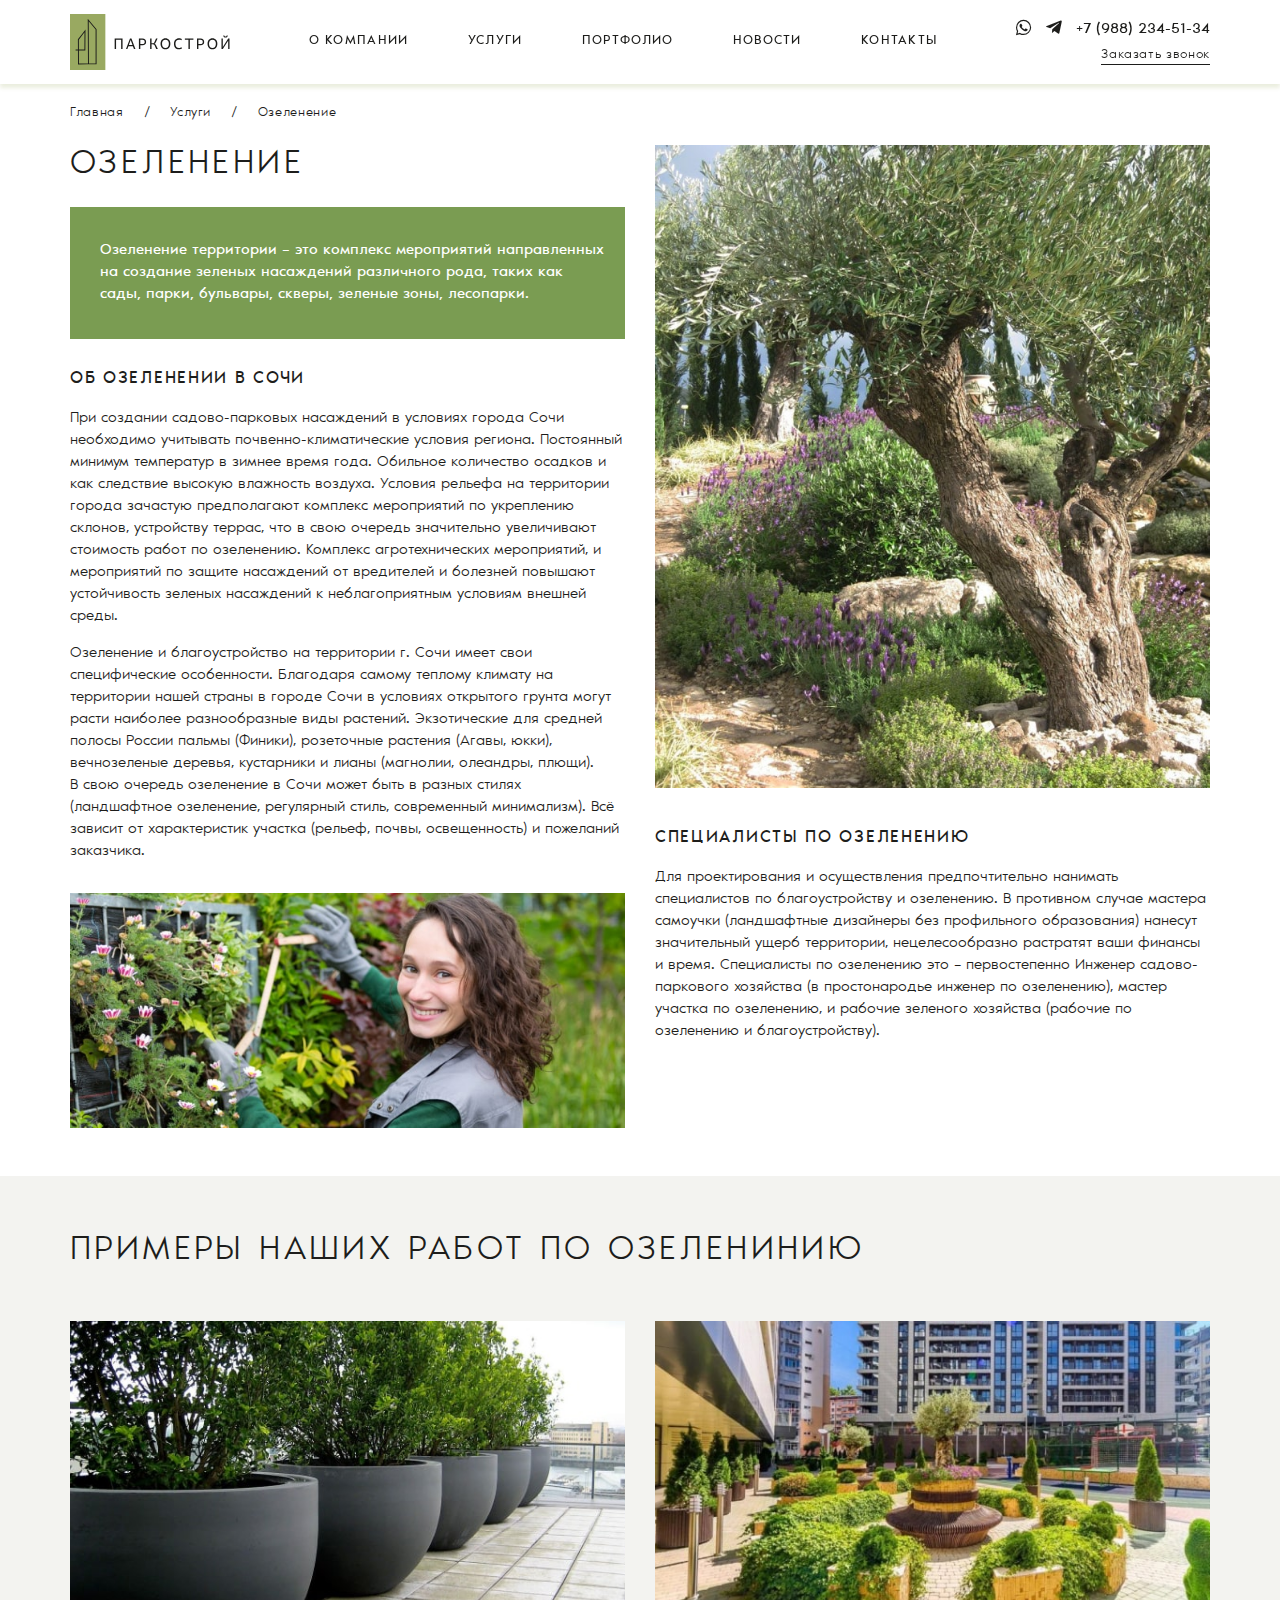
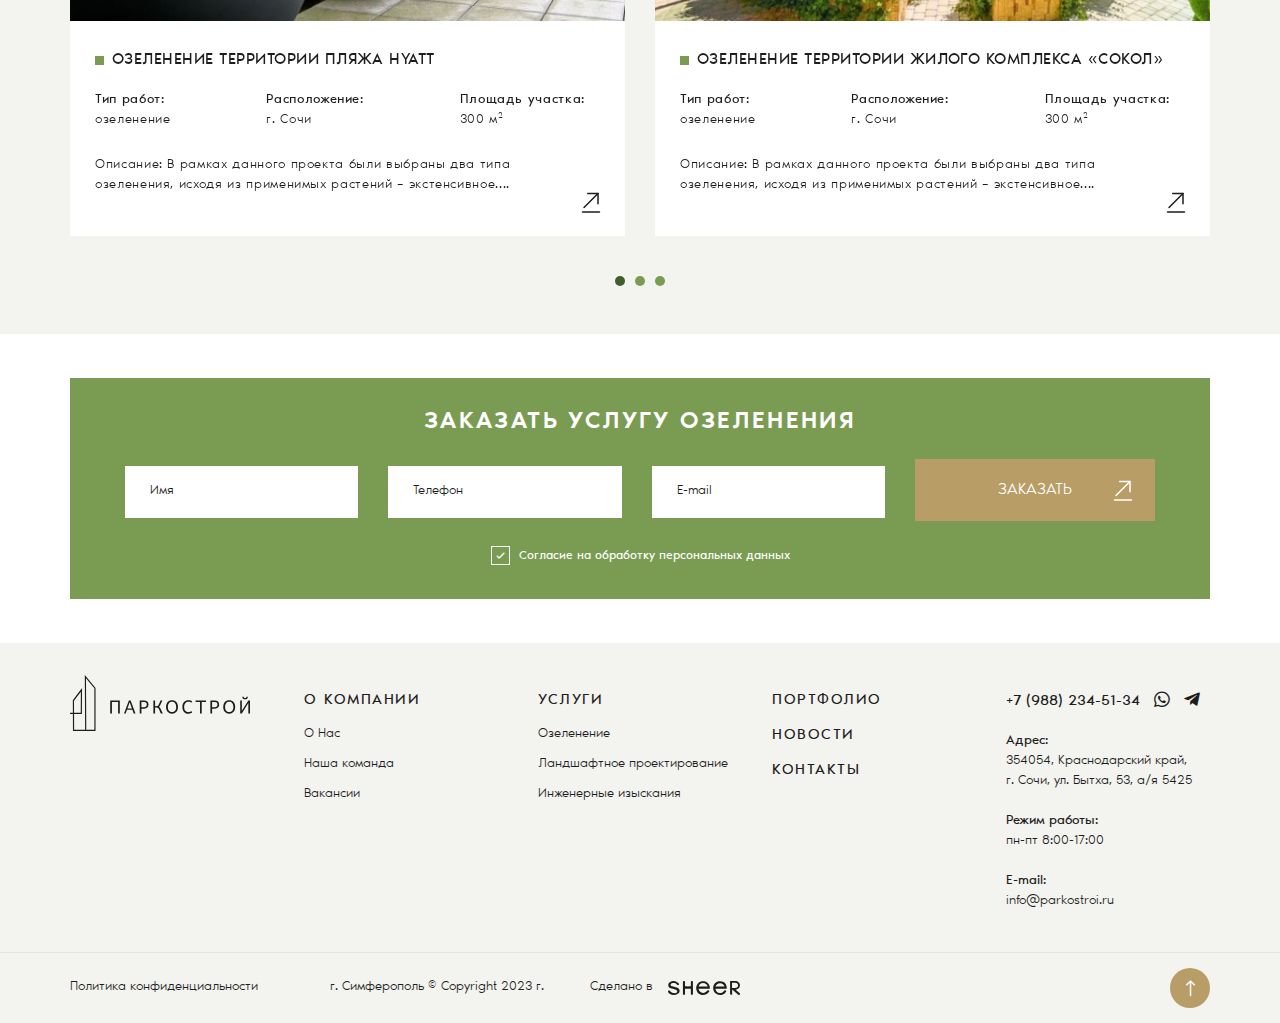
<file: service.html>
<!DOCTYPE html>
<!--[if lt IE 7]><html lang="ru" class="lt-ie9 lt-ie8 lt-ie7"><![endif]-->
<!--[if IE 7]><html lang="ru" class="lt-ie9 lt-ie8"><![endif]-->
<!--[if IE 8]><html lang="ru" class="lt-ie9"><![endif]-->
<!--[if gt IE 8]><!-->
<html lang="ru">
<!--<![endif]-->
<head>
	<meta charset="utf-8" />
	<title>Заголовок</title>
	<meta http-equiv="X-UA-Compatible" content="IE=edge" />
	<meta name="viewport" content="width=device-width, initial-scale=1.0" />
	<meta name="format-detection" content="telephone=no" />
	<link rel="shortcut icon" href="favicon.png" />
	<link rel="stylesheet" href="libs/bootstrap/bootstrap-grid.css" />
	<link rel="stylesheet" href="libs/fontawesome-free-5.12.0-web/css/all.min.css" />
	<link rel="stylesheet" href="libs/fancybox/jquery.fancybox.css" />
	<link rel="stylesheet" href="libs/slick-1.5.9/slick/slick.css" />
	<link rel="stylesheet" href="libs/slick-1.5.9/slick/slick-theme.css" />
	<link rel="stylesheet" href="css/fonts.css" />
	<link rel="stylesheet" href="css/main.css?ver=1.3" />
	<link rel="stylesheet" href="css/media.css?ver=1.3" />
</head>
<body>

	<div class="wrapper">

		<header class="header">
			<div class="container">
				<div class="header__wrapper">
					<a href="#" class="logo">
						<img src="img/logo.svg" alt="alt">
					</a>
					<ul class="menu">
						<li><a href="#">О компании</a></li>
						<li><a href="#">Услуги</a></li>
						<li><a href="#">Портфолио</a></li>
						<li><a href="#">Новости </a></li>
						<li><a href="#">Контакты</a></li>
					</ul>
					<div class="header__contacts">
						<div class="line-contacts">
							<ul class="social-list">
								<li><a href="#"><i class="fab fa-whatsapp"></i></a></li>
								<li><a href="#"><i class="fab fa-telegram-plane"></i></a></li>
							</ul>
							<a href="tel:+79882345134" class="phone-main"><i class="fas fa-phone-alt"></i>+7 (988) 234-51-34</a>
						</div>
						<a href="#" class="link-simple">Заказать звонок</a>
					</div>
					<span class='sandwich'>
						<span class='sw-topper'></span>
						<span class='sw-bottom'></span>
						<span class='sw-footer'></span>
					</span>
				</div>
			</div>
			<div class="menu-mobile">
				<ul class="menu">
					<li><a href="#">О компании</a></li>
					<li><a href="#">Услуги</a></li>
					<li><a href="#">Портфолио</a></li>
					<li><a href="#">Новости </a></li>
					<li><a href="#">Контакты</a></li>
				</ul>
				<div class="header__contacts">
					<div class="line-contacts">
						<ul class="social-list">
							<li><a href="#"><i class="fab fa-whatsapp"></i></a></li>
							<li><a href="#"><i class="fab fa-telegram-plane"></i></a></li>
						</ul>
						<a href="tel:+79882345134" class="phone-main"><i class="fas fa-phone-alt"></i>+7 (988) 234-51-34</a>
					</div>
					<a href="#" class="link-simple">Заказать звонок</a>
				</div>
			</div>
		</header>

		<section class="page-service">
			<div class="container">
				<ul class="breadcrumbs">
					<li><a href="#">Главная</a></li>
					<li><a href="#">Услуги</a></li>
					<li>Озеленение</li>
				</ul>
				<div class="row">
					<div class="col-lg-6">
						<h1 class="title-section">озеленение</h1>
						<div class="service-info">
							<p>Озеленение территории – это комплекс мероприятий направленных на создание зеленых насаждений различного рода, таких как сады, парки, бульвары, скверы, зеленые зоны, лесопарки.</p>
						</div>
						<div class="title-small">Об озеленении в Сочи</div>
						<p>При создании садово-парковых насаждений в условиях города Сочи необходимо учитывать почвенно-климатические условия региона. Постоянный минимум температур в зимнее время года. Обильное количество осадков и как следствие высокую влажность воздуха. Условия рельефа на территории города зачастую предполагают комплекс мероприятий по укреплению склонов, устройству террас, что в свою очередь значительно увеличивают стоимость работ по озеленению. Комплекс агротехнических мероприятий, и мероприятий по защите насаждений от вредителей и болезней повышают устойчивость зеленых насаждений к неблагоприятным условиям внешней среды.</p>
						<p>Озеленение и благоустройство на территории г. Сочи имеет свои специфические особенности. Благодаря самому теплому климату на территории нашей страны в городе Сочи в условиях открытого грунта могут расти наиболее разнообразные виды растений. Экзотические для средней полосы России пальмы (Финики), розеточные растения (Агавы, юкки), вечнозеленые деревья, кустарники и лианы (магнолии, олеандры, плющи). <br>В свою очередь озеленение в Сочи может быть в разных стилях (ландшафтное озеленение, регулярный стиль, современный минимализм). Всё зависит от характеристик участка (рельеф, почвы, освещенность) и пожеланий заказчика.</p>
						<img src="img/img_service1.jpg" alt="alt">
					</div>
					<div class="col-lg-6">
						<img src="img/img_service2.jpg" alt="alt">
						<div class="title-small">Специалисты по озеленению</div>
						<p>Для проектирования и осуществления предпочтительно нанимать специалистов по благоустройству и озеленению. В противном случае мастера самоучки (ландшафтные дизайнеры без профильного образования) нанесут значительный ущерб территории, нецелесообразно растратят ваши финансы и время. Специалисты по озеленению это – первостепенно Инженер садово-паркового хозяйства (в простонародье инженер по озеленению), мастер участка по озеленению, и рабочие зеленого хозяйства (рабочие по озеленению и благоустройству).</p>
					</div>
				</div>
			</div>
		</section>

		<section class="section-portfolio">
			<div class="container">
				<h2 class="title-section">Примеры наших работ по озеленинию</h2>
				<ul class="slider-portfolio">
					<li>
						<div class="item-portfolio">
							<a href="#" class="item-portfolio__image">
								<img src="img/portfolio1.jpg" alt="alt">
							</a>
							<div class="item-portfolio__content">
								<a href="#" class="title-small">Озеленение территории пляжа HYATT</a>
								<div class="features-wrapper">
									<div class="item-feature"><strong>Тип работ:</strong> озеленение</div>
									<div class="item-feature"><strong>Расположение:</strong> г. Сочи</div>
									<div class="item-feature"><strong>Площадь участка:</strong> 300 м<sup>2</sup></div>
								</div>
								<div class="item-portfolio__text">
									<p>Описание: В рамках данного проекта были выбраны два типа озеленения, исходя из применимых растений – экстенсивное....</p>
								</div>
								<a href="#" class="btn-icon"></a>
							</div>
						</div>
					</li>
					<li>
						<div class="item-portfolio">
							<a href="#" class="item-portfolio__image">
								<img src="img/portfolio2.jpg" alt="alt">
							</a>
							<div class="item-portfolio__content">
								<a href="#" class="title-small">Озеленение территории жилого комплекса «Сокол»</a>
								<div class="features-wrapper">
									<div class="item-feature"><strong>Тип работ:</strong> озеленение</div>
									<div class="item-feature"><strong>Расположение:</strong> г. Сочи</div>
									<div class="item-feature"><strong>Площадь участка:</strong> 300 м<sup>2</sup></div>
								</div>
								<div class="item-portfolio__text">
									<p>Описание: В рамках данного проекта были выбраны два типа озеленения, исходя из применимых растений – экстенсивное....</p>
								</div>
								<a href="#" class="btn-icon"></a>
							</div>
						</div>
					</li>
					<li>
						<div class="item-portfolio">
							<a href="#" class="item-portfolio__image">
								<img src="img/portfolio1.jpg" alt="alt">
							</a>
							<div class="item-portfolio__content">
								<a href="#" class="title-small">Озеленение территории пляжа HYATT</a>
								<div class="features-wrapper">
									<div class="item-feature"><strong>Тип работ:</strong> озеленение</div>
									<div class="item-feature"><strong>Расположение:</strong> г. Сочи</div>
									<div class="item-feature"><strong>Площадь участка:</strong> 300 м<sup>2</sup></div>
								</div>
								<div class="item-portfolio__text">
									<p>Описание: В рамках данного проекта были выбраны два типа озеленения, исходя из применимых растений – экстенсивное....</p>
								</div>
								<a href="#" class="btn-icon"></a>
							</div>
						</div>
					</li>
				</ul>
			</div>
		</section>

		<section class="section-order">
			<div class="container">
				<div class="form-page">
					<div class="title-middle">Заказать услугу озеленения</div>
					<form>
						<div class="row align-items-center">
							<div class="col-lg">
								<div class="item-form">
									<input type="text" placeholder="Имя" required="required">
								</div>
							</div>
							<div class="col-lg">
								<div class="item-form">
									<input type="text" placeholder="Телефон" class="input-phone" required="required">
								</div>
							</div>
							<div class="col-lg">
								<div class="item-form">
									<input type="email" placeholder="E-mail" required="required">
								</div>
							</div>
							<div class="col-btn">
								<div class="btn-main">
									<input type="submit" value="заказать">
								</div>
							</div>
						</div>
						<div class="checkbox">
							<label>
								<input type="checkbox" required="required" checked="checked" />
								<span>Согласие на обработку персональных данных</span>
							</label>
						</div>
					</form>
				</div>
			</div>
		</section>

		<footer class="footer">
			<div class="container">
				<div class="row">
					<div class="col-lg">
						<a href="#" class="logo">
							<img src="img/logo2.svg" alt="alt">
						</a>
					</div>
					<div class="col-lg">
						<div class="footer__title">О компании <i class="fal fa-chevron-down"></i></div>
						<div class="footer__content">
							<ul class="footer__nav">
								<li><a href="#">О Нас</a></li>
								<li><a href="#">Наша команда</a></li>
								<li><a href="#">Вакансии</a></li>
							</ul>
						</div>
					</div>
					<div class="col-lg">
						<div class="footer__title">услуги <i class="fal fa-chevron-down"></i></div>
						<div class="footer__content">
							<ul class="footer__nav">
								<li><a href="#">Озеленение</a></li>
								<li><a href="#">Ландшафтное проектирование</a></li>
								<li><a href="#">Инженерные изыскания</a></li>
							</ul>
						</div>
					</div>
					<div class="col-lg">
						<ul class="footer__nav footer__nav_big">
							<li><a href="#">Портфолио</a></li>
							<li><a href="#">Новости</a></li>
							<li><a href="#">Контакты</a></li>
						</ul>
					</div>
					<div class="col-xl col-lg-3">
						<div class="footer__contacts">
							<div class="line-contacts">
								<a href="tel:+79882345134" class="phone-main">+7 (988) 234-51-34</a>
								<ul class="social-list">
									<li><a href="#"><i class="fab fa-whatsapp"></i></a></li>
									<li><a href="#"><i class="fab fa-telegram-plane"></i></a></li>
								</ul>
							</div>
							<p><strong>Адрес:</strong> <br>354054, Краснодарский край, <br>г. Сочи, ул. Бытха, 53, а/я 5425</p>
							<br>
							<p><strong>Режим работы:</strong> <br>пн-пт 8:00-17:00</p>
							<br>
							<p><strong>E-mail:</strong> <br><a href="mailto:info@parkostroi.ru">info@parkostroi.ru</a></p>
						</div>
					</div>
				</div>
			</div>
			<div class="footer-bottom">
				<div class="container">
					<div class="row align-items-center">
						<div class="col-lg">
							<a href="#">Политика конфиденциальности </a>
						</div>
						<div class="col-lg">
							<p>г. Симферополь © Copyright  2023 г.</p>
						</div>
						<div class="col-lg">
							<div class="create">Сделано в <a href="#"><img src="img/copy.svg" alt="alt"></a></div>
						</div>
						<div class="col-xl-4 col-lg">
							<div class="btn_top"><i class="fal fa-long-arrow-up"></i></div>
						</div>
					</div>
				</div>
			</div>
		</footer>
		
	</div>

	<!--[if lt IE 9]>
	<script src="libs/html5shiv/es5-shim.min.js"></script>
	<script src="libs/html5shiv/html5shiv.min.js"></script>
	<script src="libs/html5shiv/html5shiv-printshiv.min.js"></script>
	<script src="libs/respond/respond.min.js"></script>
<![endif]-->
<script src="libs/jquery/jquery-3.6.0.min.js"></script>
<script src="libs/jquery-mousewheel/jquery.mousewheel.min.js"></script>
<script src="libs/fancybox/jquery.fancybox.pack.js"></script>
<script src="libs/slick-1.5.9/slick/slick.min.js"></script>
<script src="libs/scroll2id/PageScroll2id.min.js"></script>
<script src="libs/mask/jquery.maskedinput.js"></script>
<script src="libs/jQueryFormStyler-master/jquery.formstyler.min.js"></script>
<script src="js/common.js?ver=1.3"></script>
<!-- Yandex.Metrika counter --><!-- /Yandex.Metrika counter -->
<!-- Google Analytics counter --><!-- /Google Analytics counter -->
</body>
</html>
</file>
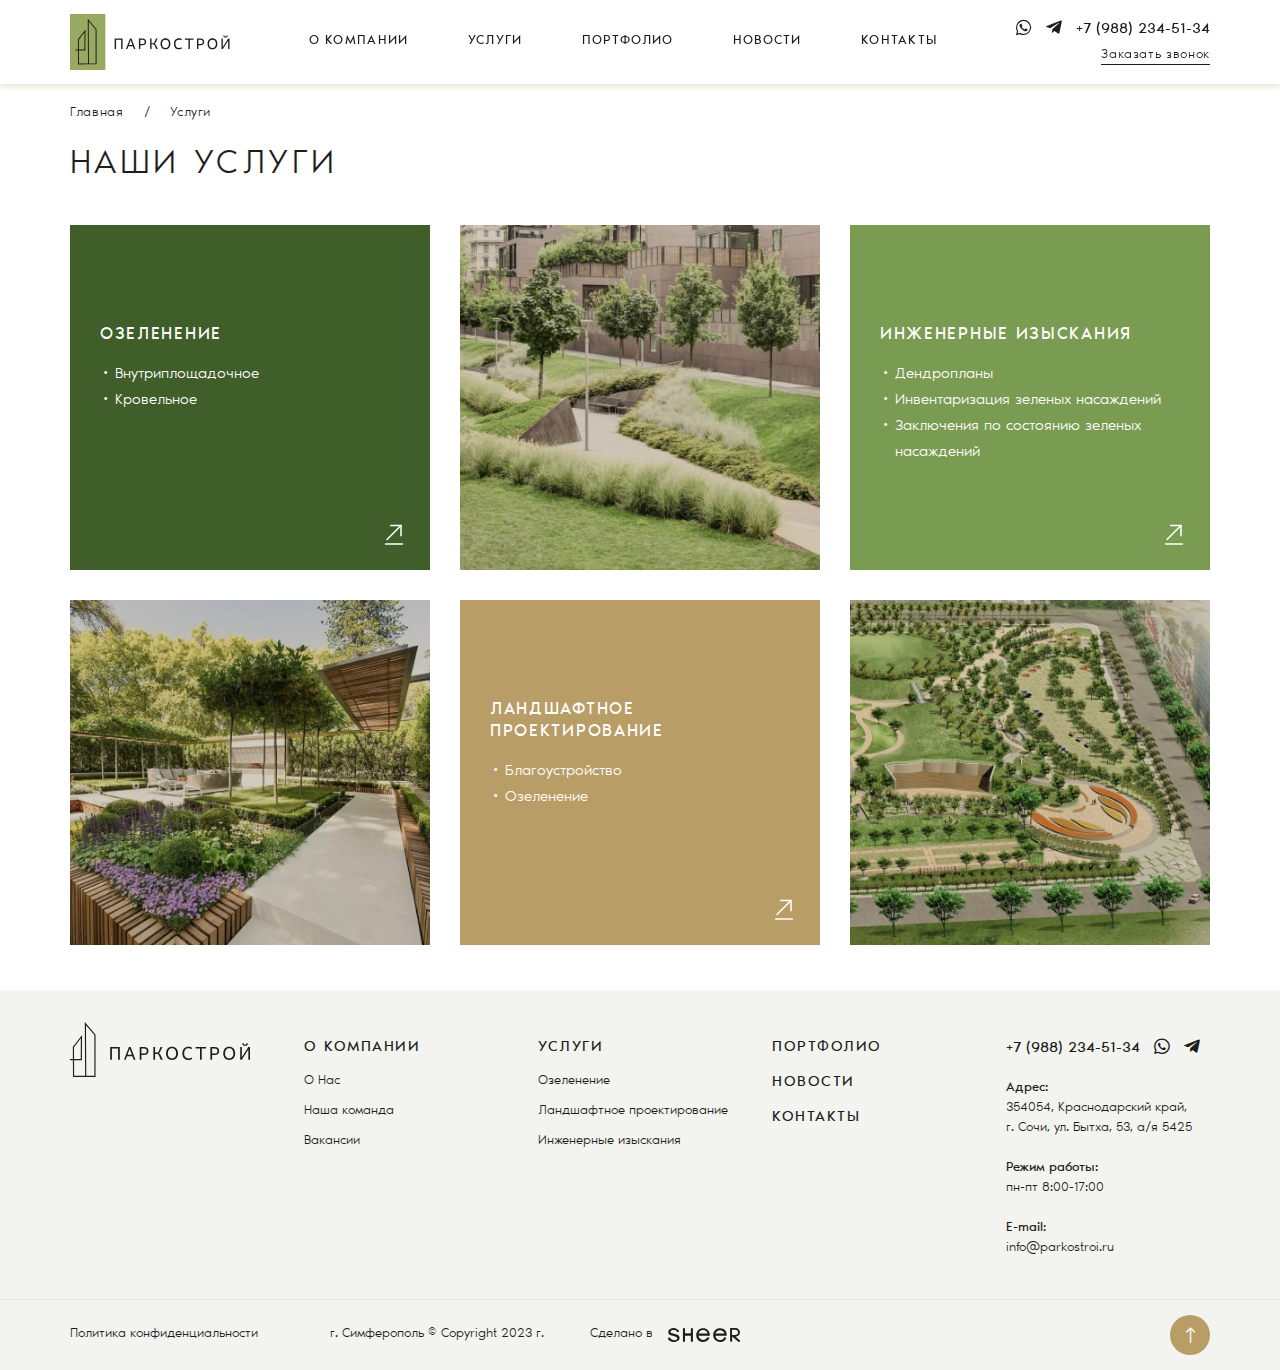
<file: services.html>
<!DOCTYPE html>
<!--[if lt IE 7]><html lang="ru" class="lt-ie9 lt-ie8 lt-ie7"><![endif]-->
<!--[if IE 7]><html lang="ru" class="lt-ie9 lt-ie8"><![endif]-->
<!--[if IE 8]><html lang="ru" class="lt-ie9"><![endif]-->
<!--[if gt IE 8]><!-->
<html lang="ru">
<!--<![endif]-->
<head>
	<meta charset="utf-8" />
	<title>Заголовок</title>
	<meta http-equiv="X-UA-Compatible" content="IE=edge" />
	<meta name="viewport" content="width=device-width, initial-scale=1.0" />
	<meta name="format-detection" content="telephone=no" />
	<link rel="shortcut icon" href="favicon.png" />
	<link rel="stylesheet" href="libs/bootstrap/bootstrap-grid.css" />
	<link rel="stylesheet" href="libs/fontawesome-free-5.12.0-web/css/all.min.css" />
	<link rel="stylesheet" href="libs/fancybox/jquery.fancybox.css" />
	<link rel="stylesheet" href="libs/slick-1.5.9/slick/slick.css" />
	<link rel="stylesheet" href="libs/slick-1.5.9/slick/slick-theme.css" />
	<link rel="stylesheet" href="css/fonts.css" />
	<link rel="stylesheet" href="css/main.css?ver=1.3" />
	<link rel="stylesheet" href="css/media.css?ver=1.3" />
</head>
<body>

	<div class="wrapper">

		<header class="header">
			<div class="container">
				<div class="header__wrapper">
					<a href="#" class="logo">
						<img src="img/logo.svg" alt="alt">
					</a>
					<ul class="menu">
						<li><a href="#">О компании</a></li>
						<li><a href="#">Услуги</a></li>
						<li><a href="#">Портфолио</a></li>
						<li><a href="#">Новости </a></li>
						<li><a href="#">Контакты</a></li>
					</ul>
					<div class="header__contacts">
						<div class="line-contacts">
							<ul class="social-list">
								<li><a href="#"><i class="fab fa-whatsapp"></i></a></li>
								<li><a href="#"><i class="fab fa-telegram-plane"></i></a></li>
							</ul>
							<a href="tel:+79882345134" class="phone-main"><i class="fas fa-phone-alt"></i>+7 (988) 234-51-34</a>
						</div>
						<a href="#" class="link-simple">Заказать звонок</a>
					</div>
					<span class='sandwich'>
						<span class='sw-topper'></span>
						<span class='sw-bottom'></span>
						<span class='sw-footer'></span>
					</span>
				</div>
			</div>
			<div class="menu-mobile">
				<ul class="menu">
					<li><a href="#">О компании</a></li>
					<li><a href="#">Услуги</a></li>
					<li><a href="#">Портфолио</a></li>
					<li><a href="#">Новости </a></li>
					<li><a href="#">Контакты</a></li>
				</ul>
				<div class="header__contacts">
					<div class="line-contacts">
						<ul class="social-list">
							<li><a href="#"><i class="fab fa-whatsapp"></i></a></li>
							<li><a href="#"><i class="fab fa-telegram-plane"></i></a></li>
						</ul>
						<a href="tel:+79882345134" class="phone-main"><i class="fas fa-phone-alt"></i>+7 (988) 234-51-34</a>
					</div>
					<a href="#" class="link-simple">Заказать звонок</a>
				</div>
			</div>
		</header>

		<section class="page-services">
			<div class="container">
				<ul class="breadcrumbs">
					<li><a href="#">Главная</a></li>
					<li>Услуги</li>
				</ul>
				<div class="head-section">
					<h2 class="title-section">Наши услуги</h2>
				</div>
				<div class="row row_services">
					<div class="col-lg-4">
						<div class="item-service">
							<div class="title-small">Озеленение</div>
							<ul>
								<li><a href="#">Внутриплощадочное</a></li>
								<li><a href="#">Кровельное</a></li>
							</ul>
							<a href="#" class="item-service__link"></a>
						</div>
					</div>
					<div class="col-lg-4">
						<div class="image-service">
							<img src="img/service1.jpg" alt="alt">
						</div>
					</div>
					<div class="col-lg-4">
						<div class="item-service">
							<div class="title-small">Инженерные изыскания</div>
							<ul>
								<li><a href="#">Дендропланы</a></li>
								<li><a href="#">Инвентаризация зеленых насаждений</a></li>
								<li><a href="#">Заключения по состоянию зеленых насаждений</a></li>
							</ul>
							<a href="#" class="item-service__link"></a>
						</div>
					</div>
					<div class="col-lg-4">
						<div class="image-service">
							<img src="img/service2.jpg" alt="alt">
						</div>
					</div>
					<div class="col-lg-4">
						<div class="item-service">
							<div class="title-small">Ландшафтное проектирование</div>
							<ul>
								<li><a href="#">Благоустройство</a></li>
								<li><a href="#">Озеленение</a></li>
							</ul>
							<a href="#" class="item-service__link"></a>
						</div>
					</div>
					<div class="col-lg-4">
						<div class="image-service">
							<img src="img/service3.jpg" alt="alt">
						</div>
					</div>
				</div>
			</div>
		</section>

		<footer class="footer">
			<div class="container">
				<div class="row">
					<div class="col-lg">
						<a href="#" class="logo">
							<img src="img/logo2.svg" alt="alt">
						</a>
					</div>
					<div class="col-lg">
						<div class="footer__title">О компании <i class="fal fa-chevron-down"></i></div>
						<div class="footer__content">
							<ul class="footer__nav">
								<li><a href="#">О Нас</a></li>
								<li><a href="#">Наша команда</a></li>
								<li><a href="#">Вакансии</a></li>
							</ul>
						</div>
					</div>
					<div class="col-lg">
						<div class="footer__title">услуги <i class="fal fa-chevron-down"></i></div>
						<div class="footer__content">
							<ul class="footer__nav">
								<li><a href="#">Озеленение</a></li>
								<li><a href="#">Ландшафтное проектирование</a></li>
								<li><a href="#">Инженерные изыскания</a></li>
							</ul>
						</div>
					</div>
					<div class="col-lg">
						<ul class="footer__nav footer__nav_big">
							<li><a href="#">Портфолио</a></li>
							<li><a href="#">Новости</a></li>
							<li><a href="#">Контакты</a></li>
						</ul>
					</div>
					<div class="col-xl col-lg-3">
						<div class="footer__contacts">
							<div class="line-contacts">
								<a href="tel:+79882345134" class="phone-main">+7 (988) 234-51-34</a>
								<ul class="social-list">
									<li><a href="#"><i class="fab fa-whatsapp"></i></a></li>
									<li><a href="#"><i class="fab fa-telegram-plane"></i></a></li>
								</ul>
							</div>
							<p><strong>Адрес:</strong> <br>354054, Краснодарский край, <br>г. Сочи, ул. Бытха, 53, а/я 5425</p>
							<br>
							<p><strong>Режим работы:</strong> <br>пн-пт 8:00-17:00</p>
							<br>
							<p><strong>E-mail:</strong> <br><a href="mailto:info@parkostroi.ru">info@parkostroi.ru</a></p>
						</div>
					</div>
				</div>
			</div>
			<div class="footer-bottom">
				<div class="container">
					<div class="row align-items-center">
						<div class="col-lg">
							<a href="#">Политика конфиденциальности </a>
						</div>
						<div class="col-lg">
							<p>г. Симферополь © Copyright  2023 г.</p>
						</div>
						<div class="col-lg">
							<div class="create">Сделано в <a href="#"><img src="img/copy.svg" alt="alt"></a></div>
						</div>
						<div class="col-xl-4 col-lg">
							<div class="btn_top"><i class="fal fa-long-arrow-up"></i></div>
						</div>
					</div>
				</div>
			</div>
		</footer>
		
	</div>

	<!--[if lt IE 9]>
	<script src="libs/html5shiv/es5-shim.min.js"></script>
	<script src="libs/html5shiv/html5shiv.min.js"></script>
	<script src="libs/html5shiv/html5shiv-printshiv.min.js"></script>
	<script src="libs/respond/respond.min.js"></script>
<![endif]-->
<script src="libs/jquery/jquery-3.6.0.min.js"></script>
<script src="libs/jquery-mousewheel/jquery.mousewheel.min.js"></script>
<script src="libs/fancybox/jquery.fancybox.pack.js"></script>
<script src="libs/slick-1.5.9/slick/slick.min.js"></script>
<script src="libs/scroll2id/PageScroll2id.min.js"></script>
<script src="libs/mask/jquery.maskedinput.js"></script>
<script src="libs/jQueryFormStyler-master/jquery.formstyler.min.js"></script>
<script src="js/common.js?ver=1.3"></script>
<!-- Yandex.Metrika counter --><!-- /Yandex.Metrika counter -->
<!-- Google Analytics counter --><!-- /Google Analytics counter -->
</body>
</html>
</file>
<file: css/fonts.css>
@font-face {
	font-family: 'Noir Pro';
	src: local('Noir Pro Light'), local('Noir-Pro-Light'),
	url('../fonts/NoirPro-Light.woff2') format('woff2'),
	url('../fonts/NoirPro-Light.woff') format('woff'),
	url('../fonts/NoirPro-Light.ttf') format('truetype');
	font-weight: 300;
	font-style: normal;
}
@font-face {
	font-family: 'Noir Pro';
	src: local('Noir Pro Regular'), local('Noir-Pro-Regular'),
	url('../fonts/NoirPro-Regular.woff2') format('woff2'),
	url('../fonts/NoirPro-Regular.woff') format('woff'),
	url('../fonts/NoirPro-Regular.ttf') format('truetype');
	font-weight: 400;
	font-style: normal;
}
@font-face {
	font-family: 'Noir Pro';
	src: local('Noir Pro Medium'), local('Noir-Pro-Medium'),
	url('../fonts/NoirPro-Medium.woff2') format('woff2'),
	url('../fonts/NoirPro-Medium.woff') format('woff'),
	url('../fonts/NoirPro-Medium.ttf') format('truetype');
	font-weight: 500;
	font-style: normal;
}
</file>
<file: css/main.css>
*::-webkit-input-placeholder {
	color: #1D1D1B;
	opacity: 1;
}
*:-moz-placeholder {
	color: #1D1D1B;
	opacity: 1;
}
*::-moz-placeholder {
	color: #1D1D1B;
	opacity: 1;
}
*:-ms-input-placeholder {
	color: #1D1D1B;
	opacity: 1;
}

body input:focus:required:invalid,
body textarea:focus:required:invalid {
	
}
body input:required:valid,
body textarea:required:valid {
	
}
body {
	font-family: 'Noir Pro';
	font-size: 16px;
	line-height: 22px;
	font-weight: 300;
	color: #1D1D1B;
	overflow-x: hidden;
	margin: 0;
	background-color: #fff;
}
button {
	cursor: pointer;
}
button, input, optgroup, select, textarea {
	font-family: inherit;
}
input {
	-webkit-appearance: none;
	-moz-appearance: none;
	appearance: none;
}
button,
textarea,
input.text,
input[type="text"],
input[type="button"],
input[type="submit"] {
	-webkit-appearance: none;
}
a, button, input, img {
	transition: all 0.3s;
}
h1,h2,h3,h4,h5,h6 {
	padding: 0;
	margin: 0;
	font-weight: normal;
}
.wrapper {
	padding-top: 88px;
	overflow: hidden;
}
a {
	text-decoration: none;
	outline: none;
}
* {
	outline: none !important;
}
ul {
	padding: 0;
	margin: 0;
}
ul li {
	list-style-type: none;
	outline: none;
}
img {
	outline: none;
	display: block;
}
p {
	padding: 0;
	margin: 0;
}
form {
	margin: 0;
}

.header {
	padding: 14px 0;
	font-size: 14px;
	line-height: 17px;
	top: 0;
	left: 0;
	width: 100%;
	background-color: #fff;
	z-index: 1000;
	position: fixed;
	box-shadow: 0px 4px 4px rgba(153, 169, 97, 0.2);
}
.header__wrapper {
	display: flex;
	align-items: center;
	justify-content: space-between;
}
.logo {
	display: inline-block;
}
.logo img {
	width: 172px;
	max-width: 100%;
	height: auto;
}
.menu {
	font-weight: 400;
	display: flex;
	align-items: center;
	justify-content: space-between;
	flex: 0.7;
}
.menu a {
	letter-spacing: 0.1em;
	text-transform: uppercase;
	color: #1D1D1B;
	border-bottom: 1px solid transparent;
}
.menu a:hover {
	border-color: #1D1D1B;
}
.header__contacts {
	display: flex;
	flex-direction: column;
	align-items: flex-end;
}
.line-contacts {
	display: flex;
	align-items: center;
}
.social-list {
	display: flex;
	align-items: center;
}
.social-list li {
	margin-right: 14px;
}
.social-list a {
	font-size: 18px;
	color: #1D1D1B;
}
.phone-main {
	font-size: 16px;
	color: #1D1D1B;
	font-weight: 400;
}
.link-simple {
	color: #1D1D1B;
	border-bottom: 1px solid #1D1D1B;
	letter-spacing: 0.05em;
	display: inline-block; 	
}
.link-simple:hover {
	border-color: transparent;
}
.header__contacts .line-contacts {
	margin-bottom: 7px;
}

.billbord {
	padding-top: 239px;
	padding-bottom: 75px;
	min-height: 869px;
	color: #fff;
	background-image: url(../img/billbord.jpg);
	background-repeat: no-repeat;
	background-position: center;
	background-size: cover;
}
.title-big {
	font-size: 56px;
	line-height: 67px;
	letter-spacing: 0.1em;
	text-transform: uppercase;
	font-weight: 400;
}
.descr-big {
	font-size: 20px;
	line-height: 32px;
	font-weight: 400;
	letter-spacing: 0.05em;
}
.billbord .title-big {
	padding-bottom: 44px;
}
.billbord .descr-big {
	max-width: 580px;
}
.btn-main {
	height: 62px;
	font-size: 18px;
	line-height: 22px;
	padding-left: 40px;
	padding-right: 20px;
	text-align: center;
	letter-spacing: 0.1em;
	text-transform: uppercase;
	color: #fff;
	display: inline-flex;
	align-items: center;
	justify-content: center;
	background-color: #B99D66;
	border: none;
	position: relative;
	cursor: pointer;
	transition: all 0.3s;
}
.btn-main::after {
	position: relative;
	display: block;
	content: " ";
	width: 24px;
	height: 24px;
	margin-left: 40px;
	background-image: url(../img/btn.svg);
	background-repeat: no-repeat;
	background-position: center;
	background-size: cover;
}
.btn-main:hover {
	background-color: #b3914f;
}
.item-billbord {
	font-size: 24px;
	line-height: 29px;
	height: 181px;
	padding: 0 60px;
	display: flex;
	align-items: center;
	background: rgba(255, 255, 255, 0.2);
	backdrop-filter: blur(7.5px);
	-webkit-backdrop-filter: blur(7.5px);
	color: #fff;
	font-weight: 400;
	position: relative;
	transition: all 0.5s;
}
.item-billbord::after { 
	position: absolute;
	display: block;
	content: " ";
	bottom: 25px;
	right: 30px;
	z-index: 1;
	width: 24px;
	height: 24px;
	background-image: url(../img/btn.svg);
	background-repeat: no-repeat;
	background-position: center;
	background-size: cover;
}
.billbord__bottom {
	margin-top: 199px;
}
.btn-main_transparent {
	background-color: transparent;
	border: 1px solid #fff;
}
.btn-main_transparent:hover {
	background-color: rgba(255, 255, 255, 0.2);
}

.advantages {
	padding: 90px 0;
	border-bottom: 1px solid #F2F2F2;
}
.item-advantage {
	padding-left: 70px;
	font-size: 14px;
	line-height: 20px;
	letter-spacing: 0.05em;
	position: relative;
}
.item-advantage__icon {
	top: -5px;
	width: 36px;
	height: 36px;
	left: 0;
	position: absolute;
	display: flex;
	align-items: center;
	justify-content: center;
}
.item-advantage__icon img {
	max-width: 100%;
	max-height: 100%;
}
.title-small {
	font-size: 18px;
	line-height: 22px;
	font-weight: 400;
	letter-spacing: 0.1em;
	text-transform: uppercase;
}
.item-advantage .title-small {
	padding-bottom: 34px;
}

.services {
	padding-top: 54px;
	padding-bottom: 70px;
}
.head-section {
	padding-bottom: 54px;
	display: flex;
	align-items: center;
	justify-content: space-between;
}
.title-section {
	font-size: 36px;
	line-height: 43px;
	letter-spacing: 0.1em;
	font-weight: 300;
	text-transform: uppercase;
	color: #1D1D1B;
}
.btn-simple {
	font-size: 14px;
	line-height: 17px;
	letter-spacing: 0.05em;
	color: #000000;
	padding: 8px 18px;
	display: inline-flex;
	align-items: center;
	justify-content: center;
	text-align: center;
	background: #F3F3F0;
}
.btn-simple:hover {
	background: #ebebe8;
}
.item-service {
	height: 385px;
	padding: 140px 55px;
	padding-bottom: 20px;
	position: relative;
	color: #fff;
	z-index: 1;
	background: #3F5E29;
	transition: all 0.5s;
}
.item-service .title-small {
	padding-bottom: 20px;
}
.item-service li a {
	color: #fff;
	border-bottom: 1px solid transparent;
}
.item-service li a:hover {
	border-color: #fff;
}
.item-service li {
	padding-left: 15px;
	line-height: 26px;
	position: relative;
}
.item-service li::before {
	content: "•";
	top: 0px;
	left: 0px;
	position: absolute;
}
.item-service__link {
	position: absolute;
	top: 0;
	left: 0;
	width: 100%;
	height: 100%;
	z-index: -1;
	background-image: url(../img/btn.svg);
	background-repeat: no-repeat;
	background-position: right 24px bottom 24px;
}
.row_services > div {
	margin-bottom: 30px;
}
.row_services > div:nth-child(3) .item-service {
	background: #7A9C52;
}
.row_services > div:nth-child(5) .item-service {
	background: #B99D66;
}
.image-service {
	height: 385px;
	transition: all 0.5s;
	display: block;
}
.image-service img {
	width: 100%;
	height: 100%;
	object-fit: cover;
	font-family: 'object-fit: cover;';
}
.item-catalog:hover,
.item-billbord:hover,
.item-news:hover,
.item-portfolio:hover,
.image-service:hover,
.item-service:hover {
	transform: translateY(-10px);
}

.portfolio {
	padding-top: 55px;
	padding-bottom: 63px;
	background: #F3F3F0;
}
.portfolio .btn-simple {
	background: #FFFFFF;
}
.row_portfolio > div {
	margin-bottom: 30px;
}
.item-portfolio {
	font-size: 14px;
	line-height: 20px;
	letter-spacing: 0.05em;
	min-height: 100%;
	transition: all 0.3s;
	background-color: #fff;
}
.item-portfolio__image {
	height: 320px;
	display: block;
}
.item-portfolio__image img {
	width: 100%;
	height: 100%;
	object-fit: cover;
	font-family: 'object-fit: cover;';
}
.item-portfolio__content {
	padding: 30px 42px;
	padding-right: 74px;
	padding-bottom: 40px;
	position: relative;
}
.item-portfolio .title-small {
	color: #1D1D1B;
	margin-bottom: 26px;
	padding-left: 22px;
	position: relative;
	display: block;
	letter-spacing: 0.05em;
}
.item-portfolio .title-small::before {
	position: absolute;
	display: block;
	content: " ";
	width: 9px;
	height: 9px;
	top: 7px;
	left: 0;
	background: #7A9C52;
}
.features-wrapper {
	margin-bottom: 32px;
	display: flex;
	align-items: center;
	justify-content: space-between;
}
.item-feature strong {
	display: block;
	font-weight: 400;
}
.item-feature sup {
	font-size: 10px;
	line-height: 0;
}
.item-portfolio__text {
	display: -webkit-box;
	-webkit-line-clamp: 2;
	-webkit-box-orient: vertical;  
	overflow: hidden;
}
.btn-icon {
	bottom: 22px;
	right: 22px;
	width: 24px;
	height: 24px;
	position: absolute;
	background-image: url(../img/btn2.svg);
	background-repeat: no-repeat;
	background-position: center;
	background-size: cover;
}

.news {
	padding-top: 65px;
	padding-bottom: 45px;
}
.row_news > div {
	margin-bottom: 30px;
}
.item-news {
	display: block;
	color: #1D1D1B;
	transition: all 0.5s;
}
.item-news__image {
	height: 232px;
	margin-bottom: 18px;
	display: block;
}
.item-news__image img {
	width: 100%;
	height: 100%;
	object-fit: cover;
	font-family: 'object-fit: cover;';
}
.item-news__date {
	padding-bottom: 18px;
	margin-bottom: 18px;
	color: #7A9C52;
	border-bottom: 1px solid #F2F2F2;
	display: block;
}
.item-news__title {
	font-size: 20px;
	line-height: 24px;
	font-weight: 400;
	margin-bottom: 15px;
	display: block;
}
.item-news__text {
	display: block;
	display: -webkit-box;
	-webkit-line-clamp: 3;
	-webkit-box-orient: vertical;  
	overflow: hidden;
}

.footer {
	font-size: 14px;
	line-height: 20px;
	padding-top: 47px;
	background: #F3F3F0;
}
.footer__nav_big,
.footer__title {
	font-size: 16px;
	line-height: 22px;
	margin-bottom: 13px;
	letter-spacing: 0.1em;
	text-transform: uppercase;
	color: #1D1D1B;
	font-weight: 400;
}
.footer__nav a {
	color: #1D1D1B;
	border-bottom: 1px solid transparent;
}
.footer__nav a:hover {
	border-color: #1D1D1B;
}
.footer__nav li {
	margin-bottom: 10px;
}
.footer__nav_big li {
	margin-bottom: 13px;
}
.footer__nav_big {
	margin: 0;
}
.footer .social-list li {
	margin-left: 14px;
}
.footer .social-list li {
	margin-right: 0;
}
.footer__contacts strong {
	font-weight: 400;
}
.footer__contacts a {
	color: #1D1D1B;
}
.footer .line-contacts {
	margin-bottom: 18px;
}
.footer .logo img {
	width: 199px;
}
.footer .logo {
	top: -15px;
	position: relative;
}
.footer-bottom {
	padding: 15px 0;
	margin-top: 40px;
	border-top: 1px solid #E6E6E6;
}
.create {
	display: flex;
	align-items: center;
}
.create a {
	margin-left: 15px;
}
.footer-bottom a {
	color: #1D1D1B;
}
.footer-bottom a:hover {
	color: #000;
}
.btn_top {
	font-size: 18px;
	float: right;
	position: relative;
	color: #fff !important; 
	width: 40px;
	height: 40px;
	text-align: center;
	display: -webkit-inline-flex;
	display: -moz-inline-flex;
	display: -ms-inline-flex;
	display: -o-inline-flex;
	display: inline-flex !important;
	align-items: center;
	justify-content: center;
	border-radius: 50%;
	background: #B99D66;
	z-index: 300;
	-webkit-transition: all 0.3s;
	-o-transition: all 0.3s;
	transition: all 0.3s;
	cursor: pointer;
}
.btn_top:hover {
	background: #b3914f;
}
.footer__title i {
	display: none;
}
/*Style Sandwich*/
.sandwich span {
	display: block;
}
.sandwich {
	width: 39px;
	height: 39px;
	padding-top: 12px;
	border-radius: 50%;
	display: -webkit-flex;
	display: -moz-flex;
	display: -ms-flex;
	display: -o-flex;
	display: flex;
	flex-direction: column;
	align-items:center;
	display: none;
	z-index: 20;
	flex: none;
	cursor: pointer;
	background: #99A961;
}
.sw-topper {
	position: relative;
	top: 4px;
	width: 18px;
	height:  1px;
	display: block;
	margin: 0;
	background-color: #1D1D1B;
	border: medium none;
	transition: transform 0.5s, top 0.2s;
	/* transition-delay: 0.2s, 0s; */
}
.sw-bottom {
	position: relative;
	top: 7.5px;
	width: 18px;
	height:  1px;
	display: block;
	margin: 0;
	background-color: #1D1D1B;
	border: medium none;
	transition: transform 0.5s, top 0.2s;
	transition-delay: 0.2s, 0s;
}
.sw-footer {
	position: relative;
	top: 11px;
	width: 18px;
	height:  1px;
	display: block;
	margin: 0;
	background-color: #1D1D1B;
	border: medium none;
	transition: all 0.5s;
	transition-delay: 0.1s;
}
.sandwich.active .sw-topper {
	top: 8px;
	transform: rotate(45deg);
}
.sandwich.active .sw-bottom {
	opacity: 0;
}
.sandwich.active .sw-footer {
	top: 6px;
	transform: rotate(-45deg); 
}
.phone-main i {
	display: none;
}
.breadcrumbs {
	padding: 22px 0;
	font-size: 13px;
	line-height: 18px;
	letter-spacing: 0.05em;
	display: flex;
	align-items: center;
	flex-wrap: wrap;
}
.breadcrumbs a {
	color: #1D1D1B;
	border-bottom: 1px solid transparent;
}
.breadcrumbs a:hover {
	border-color: #1D1D1B;
}
.breadcrumbs li::after {
	content: "/";
	margin: 0 20px;
}
.breadcrumbs li:last-child::after {
	display: none;
}
.page-about .title-section {
	padding-bottom: 25px;
	padding-top: 15px;
}
.page-about p {
	margin-bottom: 20px;
}
.page-about img {
	max-width: 100%;
	height: auto;
	display: block;
}
.advantages .title-section {
	max-width: 944px;
	margin-bottom: 80px;
}
.advantages .title-section strong {
	font-weight: 500;
}
.page-about ~ .advantages {
	padding-top: 65px;
}
.team .title-section {
	padding-bottom: 42px;
}
.team {
	padding-top: 55px;
	padding-bottom: 65px;
	background: #F3F3F0;
}
.row_team > div {
	margin-bottom: 30px;
}
.item-team {
	font-size: 14px;
	line-height: 22px;
	letter-spacing: 0.05em;
	min-height: 100%;
	background-color: #fff;
}
.item-team__image {
	height: 345px;
	display: block;
	width: 100%;
}
.item-team__image img {
	width: 100%;
	height: 100%;
	object-fit: cover;
	font-family: 'object-fit: cover;';
}
.item-team__content {
	padding: 25px 42px;
}
.item-team .title-small {
	padding-bottom: 13px;
}
.title-min {
	font-size: 14px;
	line-height: 22px;
	letter-spacing: 0.05em;
	font-weight: 400;
}
.item-team .title-min {
	padding-bottom: 11px;
}
.vacancies {
	padding: 53px 0;
}
.vacancies .title-section {
	padding-bottom: 48px;
}
.item-dropdown__head {
	font-size: 24px;
	line-height: 29px;
	padding: 25px 0;
	font-weight: 400;
	padding-left: 27px;
	display: flex;
	align-items: center;
	justify-content: space-between;
	position: relative;
	cursor: pointer;
}
.item-dropdown__head i {
	font-size: 13px;
	color: #7A9C52;
	transition: all 0.3s;
}
.item-dropdown.active .item-dropdown__head i {
	transform: rotate(180deg);
}
.item-dropdown {
	border-bottom: 1px solid #F2F2F2;
}
.item-dropdown__content {
	padding-right: 50px;
	padding-bottom: 15px;
	display: none;
}
.item-dropdown__content strong {
	font-weight: 400;
}
.item-dropdown__content p {
	margin-bottom: 20px;
}
.item-dropdown__head::before {
	position: absolute;
	display: block;
	content: " ";
	width: 9px;
	height: 9px;
	top: 32px;
	left: 0;
	background: #7A9C52;
}
.item-dropdown:first-child {
	border-top: 1px solid #F2F2F2;
}
.block-form {
	padding: 38px 70px;
	padding-bottom: 50px;
	color: #fff;
	text-align: center;
	background: #7A9C52;
}
.block-form .title-small {
	padding-bottom: 30px;
	font-weight: 500;
}
.item-form {
	margin-bottom: 19px;
}
.item-form input {
	height: 52px;
	padding: 0 25px;
	font-size: 13px;
	line-height: 18px;
	color: #1D1D1B;
	font-weight: 300;
	width: 100%;
	border: none;
	background-color: #fff;
	font-family: 'Noir Pro';
}
.file-upload input {
	width: 0 !important;
	height: 0 !important;
	padding: 0 !important;
	opacity: 0 !important;
	position: absolute;
}
.file-upload label {
	font-size: 13px;
	line-height: 18px;
	padding: 16px 25px;
	font-weight: 300;
	display: flex;
	align-items: center;
	color: #fff;
	cursor: pointer;
background: #8BAC64;
	text-align: left;
font-family: 'Noir Pro';
	transition: all 0.3s;
}
.file-upload label i {
	font-size: 20px;
	margin-right: 19px;
}
.file-upload:hover label {
	background: rgba(255, 255, 255, 0.2);
}
.file-upload {
	position: relative;
}
.name-upload {
	position: absolute;
	top: 100%;
	left: 0;
	margin-top: 6px;
	font-size: 13px;
	line-height: 18px;
}
.file-upload {
	margin-bottom: 34px;
}
.checkbox {
font-size: 12px;
line-height: 14px;
	margin-top: 20px;
	font-weight: 400;
	display: flex;
	text-align: left;
	justify-content: center;
}
.checkbox label input {
	position: absolute;
	z-index: -1;
	height: 1px !important;
	width: 1px !important;
	opacity: 0 !important;
	margin: 12px 2px 0 7px !important;
}
.checkbox label > span {
	position: relative;
	padding: 5px 0 0 28px;
	display: block;
	cursor: pointer;
}
.checkbox label > span:before {
	content: '';
	position: absolute;
	top: 2px;
	left: 0;
	width: 19px;
	height: 19px;
	border: 1px solid #1D1D1B;
	transition: .2s;
}
.checkbox label > span:after {
	content: '';
	position: absolute;
	top: 2px;
	left: 0px;
	width: 19px;
	height: 19px;
	content: "\f00c";
	display: -webkit-flex;
	display: -moz-flex;
	display: -ms-flex;
	display: -o-flex;
	display: flex;
	align-items: center;
	justify-content: center;
	-moz-osx-font-smoothing: grayscale;
	-webkit-font-smoothing: antialiased;
	font-style: normal;
	font-variant: normal;
	text-rendering: auto;
	line-height: 1;
	font-family: "Font Awesome 5 Pro";
	font-weight: 500;
	background-image: none;
	color: #1D1D1B;
	font-size: 9px;
	opacity: 0;
	transition: .2s;
}
.checkbox label input:checked + span:after {
	opacity: 1;
}
.form-page .checkbox label > span:before,
.block-form .checkbox label > span:before {
	border-color: #fff;
}
.form-page .checkbox label > span::after,
.block-form .checkbox label > span::after {
	color: #fff;
}
.btn-main input {
  position: absolute;
  top: 0;
  left: 0;
  width: 100%;
  height: 100%;
  background-color: transparent;
  border: none;
  font-size: inherit;
  color: inherit;
  font-weight: inherit;
  font-family: inherit;
  cursor: pointer;
  text-transform: inherit;
}
.block-form .btn-main {
	margin-top: 30px;
	width: 100%;
}
.block-form .btn-main::after {
	margin-left: auto;
	margin-right: 10px;
}
.page-services {
	padding-bottom: 15px;
}
.page-service img {
	margin-top: 50px;
	max-width: 100%;
}
.page-service p {
	margin-bottom: 20px;
}
.service-info {
	padding: 41px 38px;
	padding-right: 25px;
	margin-bottom: 44px;
	font-weight: 400;
	color: #fff;
	background: #7A9C52;
}
.service-info p {
	margin: 0 !important;
}
.page-service .title-section {
	padding-bottom: 33px;
}
.page-service .title-small {
	padding-bottom: 25px;
}
.page-service img:first-child {
	margin-top: 0;
	margin-bottom: 40px;
}
.page-service {
	padding-bottom: 48px;
}

.section-portfolio {
	padding-top: 55px;
	padding-bottom: 45px;
	background: #F3F3F0;
}
.section-portfolio .title-section {
	padding-bottom: 35px;
}
.slider-portfolio .slick-track {
  display: flex !important;
}
.slider-portfolio .slick-slide {
	padding: 15px;
  height: inherit !important;
}
.slider-portfolio {
	margin: 0 -15px;
	padding-bottom: 38px;
}
.slick-dots {
  bottom: 0;
  left: 0;
  width: 100%;
}
.slick-dots li {
  width: 10px;
  height: 10px;
}
.slick-dots li button {
  width: 10px;
  height: 10px;
  background: #7A9C52;
  border-radius: 50%;
  padding: 0;
  border: none;
  transition: all 0.3s;
}
.slick-dots li button:hover,
.slick-dots li.slick-active button {
background: #3F5E29;
}

.section-order {
	padding: 44px 0;
}
.btn-main input {
  position: absolute;
  top: 0;
  left: 0;
  width: 100%;
  height: 100%;
  background-color: transparent;
  border: none;
  font-size: inherit;
  color: inherit;
  font-weight: inherit;
  font-family: inherit;
  cursor: pointer;
  text-transform: inherit;
}
.form-page {
	padding: 27px 90px;
	padding-bottom: 36px;
	background: #7A9C52;
	color: #fff;
}
.title-middle {
	font-size: 24px;
line-height: 34px;
font-weight: 500;
letter-spacing: 0.1em;
text-transform: uppercase;
color: #FFFFFF;
}
.form-page .title-middle {
	padding-bottom: 20px;
	text-align: center;
}
.form-page .btn-main {
	margin-bottom: 15px;
		width: 240px;
}
div.btn-main::after {
	position: absolute;
	right: 20px;
}
.col-btn {
	padding: 0 15px;
}
.form-page .checkbox {
	margin-top: 0;
}

.page-portfolio {
	padding-bottom: 31px;
}
.page-portfolio .title-section {
	padding-bottom: 35px;
	padding-top: 10px;
}
.tabs {
	display: flex;
}
.tabs li {
	margin-right: 30px;
}
.tabs a {
padding: 19px 49px;
font-size: 18px;
line-height: 22px;
min-width: 210px;
text-align: center;
background: #3F5E29;
	font-weight: 500;
letter-spacing: 0.1em;
text-transform: uppercase;
display: inline-block;
color: #FFFFFF;
}
.tabs .active a,
.tabs a:hover {
	background: #B99D66;
}
.tab-container {
	padding-top: 34px;
}
.tab-pane {
	display: none;
}
.tab-pane:first-child {
	display: block;
}
.item-catalog {
	height: 450px;
	margin-bottom: 25px;
	color: #1D1D1B;
	display: block;
	position: relative;
	transition: all 0.5s;
}
.item-catalog__image {
	display: block;
	position: absolute;
	top: 0;
	left: 0;
	width: 100%;
	height: 100%;
}
.item-catalog__image img {
	width: 100%;
	height: 100%;
	object-fit: cover;
	font-family: 'object-fit: cover;';
}
.item-catalog__content {
		padding: 20px 23px;
	position: absolute;
	bottom: 19px;
	left: 16px;
	z-index: 1;
	min-width: 76%;
	display: block;
	background: #F3F3F0;
}
.item-catalog__title {
	line-height: 19px;
letter-spacing: 0.05em;
padding-left: 22px;
font-weight: 400;
position: relative;
display: block;
text-transform: uppercase;
}
.item-catalog__title::before {
	position: absolute;
	display: block;
	content: " ";
	top: 7px;
	left: 0;
	width: 9px;
	height: 9px;
	background: #7A9C52;
}
.pager {
	margin-top: 10px;
	position: relative;
	display: flex;
	align-items: center;
	justify-content: center;
	position: relative;
}
.page-numbers {
	font-weight: 400;
	margin: 0 12px;
letter-spacing: 0.1em;
color: #1D1D1B;
text-transform: uppercase;
}
.page-numbers:hover,
.page-numbers.current {
	color: #7A9C52;
}
.prev.page-numbers,
.next.page-numbers {
	font-size: 22px;
	color: #7A9C52;
	margin: 0;
	position: absolute;
	top: 0;
}
.prev.page-numbers {
	left: 0;
}
.next.page-numbers {
	right: 0;
}
.slider-for__item {
	height: 400px;
	display: block;
}
.slider-nav__item img,
.slider-for__item img {
	width: 100%;
	height: 100%;
	object-fit: cover;
	font-family: 'object-fit: cover;';
}
.slider-nav__item {
	height: 115px;
	margin: 0 7px;
	display: block;
	cursor: pointer;
	border: 2px solid transparent;
	transition: all 0.3s;
}
.slider-nav__item:hover,
.slick-current .slider-nav__item {
	border-color: #7A9C52;
}
.slider-nav {
	padding: 0px 20px;
	margin-top: 15px;
	margin-bottom: 44px;
}
.slick-arrow {
	font-size: 22px;
	width: 20px;
	height: 20px;
	display: flex;
	align-items: center;
	justify-content: center;
	color: #7A9C52;
	top: 50%;
}
.slick-arrow::before {
	display: none;
}
.slick-prev {
	left: -5px;
}
.slick-next {
	right: -5px;
}
.features-card {
	padding: 19px 29px;
	padding-right: 80px;
	margin-bottom: 35px;
	line-height: 26px;
	background: #F3F3F0;
}
.features-card strong {
	font-weight: 400;
}
.features-card p {
	margin-bottom: 20px;
}
.portfolio-card .title-section {
	padding-top: 10px;
	padding-bottom: 35px;
}
.portfolio-card .title-section_photos {
	padding-top: 45px;
	padding-bottom: 29px;
}
.item-photo {
	height: 260px;
	display: block;
}
.item-photo img {
	width: 100%;
	height: 100%;
	object-fit: cover;
	font-family: 'object-fit: cover;';
}
.portfolio-card {
	padding-bottom: 44px;
}
.page-news .title-section {
	padding-bottom: 35px;
	padding-top: 10px;
}
.page-news {
	padding-bottom: 65px;
}
.article-content img {
	max-width: 100%;
	height: auto;
}
.article-content h1 {
	font-size: 36px;
line-height: 43px;
padding-bottom: 12px;
letter-spacing: 0.1em;
text-transform: uppercase;
font-weight: 300;
}
.article-content time {
	padding-bottom: 20px;
	display: block;
	color: #7A9C52;
}
.article-content blockquote {
	padding: 40px 55px;
	margin: 0;
	margin-bottom: 64px;
	margin-right: -125px;
	font-weight: 400;
	line-height: 26px;
	color: #fff;
	position: relative;
	z-index: 1;
	background: #7A9C52;
}
.article-content h2 {
font-size: 18px;
line-height: 22px;
padding-bottom: 25px;
	font-weight: 400;
letter-spacing: 0.1em;
text-transform: uppercase;
}
.article-content li {
	padding-left: 15px;
	margin-top: 20px;
	position: relative;
}
.article-content li::before {
	content: "•";
	top: 0px;
	left: 0px;
	position: absolute;
}
.article {
	padding-bottom: 73px;
}
#map {
	height: 488px;
	margin-top: 67px;
	background-color: #ccc;
	width: 100%;
}
.item-contacts {
	font-size: 18px;
	line-height: 29px;
}
.item-contacts__title {
	font-weight: 400;
}
.item-contacts p a {
	color: #1D1D1B;
}
.item-contacts .social-list {
	order: 2;
}
.item-contacts .social-list li {
	margin-left: 14px;
	margin-right: 0;
}
.page-contacts .title-section {
	padding-bottom: 28px;
	padding-top: 10px;
}
.col-lg-2 .item-contacts {
	margin-left: -30px;
}
</file>
<file: css/media.css>
/*==========  Desktop First Method  ==========*/
@media only screen and (max-width : 1700px) {
	body {
		font-size: 15px;
	}
	.menu {
		flex: 0.8;
	}
	.header {
		font-size: 13px;
	}
	.logo img {
		width: 160px;
	}
	.phone-main {
		font-size: 15px;
	}
	.wrapper {
		padding-top: 83px;
	}
	.title-big {
		font-size: 50px;
		line-height: 60px;
	}
	.billbord .title-big {
		padding-bottom: 30px;
	}
	.descr-big {
		font-size: 19px;
		line-height: 31px;
	}
	.billbord .descr-big {
		max-width: 544px;
	}
	.billbord {
		padding-top: 155px;
		padding-bottom: 40px;
		min-height: 700px;
	}
	.billbord__bottom {
		margin-top: 130px;
	}
	.item-billbord {
		font-size: 22px;
		line-height: 28px;
		height: 165px;
		padding: 0 40px;
	}
	.item-billbord::after {
		bottom: 20px;
		right: 20px;
	}
	.btn-main {
		font-size: 16px;
	}
	.btn-main::after {
		margin-left: 28px;
	}
	.item-advantage {
		padding-left: 60px;
		font-size: 13px;
	}
	.item-advantage .title-small {
		padding-bottom: 28px;
	}
	.title-small {
		font-size: 17px;
	}
	.advantages {
		padding: 65px 0;
	}
	.head-section {
		padding-bottom: 40px;
	}
	.title-section {
		font-size: 34px;
		line-height: 40px;
	}
	.item-service,
	.image-service {
		height: 345px;
	}
	.item-service {
		padding: 100px 30px;
		padding-bottom: 20px;
	}
	.item-service .title-small {
		padding-bottom: 15px;
	}
	.item-portfolio__image {
		height: 300px;
	}
	.item-portfolio__content {
		padding: 28px 25px;
		padding-right: 40px;
		padding-bottom: 40px;
	}
	.item-portfolio {
		font-size: 13px;
	}
	.item-feature sup {
		font-size: 8px;
	}
	.item-portfolio .title-small {
		margin-bottom: 20px;
		padding-left: 17px;
		letter-spacing: 0.03em;
		font-size: 16px;
	}
	.features-wrapper {
		margin-bottom: 25px;
	}
	.portfolio {
		padding-top: 50px;
		padding-bottom: 44px;
	}
	.services {
		padding-top: 40px;
		padding-bottom: 45px;
	}
	.item-news__image {
		height: 215px;
	}
	.item-news__date {
		padding-bottom: 15px;
		margin-bottom: 15px;
	}
	.item-news__title {
		font-size: 19px;
	}
	.news {
		padding-top: 50px;
		padding-bottom: 35px;
	}
	.footer .logo img {
		width: 180px;
	}
	.footer {
		font-size: 13px;
	}
	.footer__nav_big, .footer__title {
		font-size: 15px;
	}
	.page-about .title-section {
		padding-bottom: 20px;
		padding-top: 10px;
	}
	.page-about p {
		margin-bottom: 15px;
	}
	.item-team__image {
		height: 300px;
	}
	.item-team__content {
		padding: 25px 35px;
	}
	.team {
		padding-bottom: 50px;
	}
	.block-form {
		padding: 34px 40px;
		padding-bottom: 40px;
	}
	.item-dropdown__head {
		font-size: 22px;
		line-height: 27px;
		padding: 24px 0;
		padding-left: 27px;
	}
	.advantages .title-section {
		margin-bottom: 70px;
	}
	.service-info {
		padding: 33px 30px;
		padding-right: 20px;
		margin-bottom: 30px;
	}
	.page-service .title-small {
		padding-bottom: 17px;
	}
	.page-service .title-section {
		padding-bottom: 22px;
	}
	.page-service p {
		margin-bottom: 15px;
	}
	.page-service img {
		margin-top: 30px;
	}
	.form-page {
		padding: 27px 55px;
		padding-bottom: 36px;
	}
	.tabs a {
		padding: 16px 43px;
		font-size: 17px;
		line-height: 22px;
		min-width: 203px;
	}
	.item-catalog {
		height: 375px;
	}
	.item-catalog__title::before {
		top: 5px;
	}
	.item-catalog__content {
		padding: 17px 18px;
		z-index: 1;
		min-width: 74%;
	}
	.item-catalog__title {
		letter-spacing: 0.03em;
	}
	.slider-for__item {
		height: 355px;
	}
	.slider-nav__item {
		height: 105px;
	}
	.features-card {
		padding: 19px 29px;
		padding-right: 80px;
		margin-bottom: 27px;
		line-height: 25px;
	}
	.features-card p {
		margin-bottom: 16px;
	}
	.item-photo {
		height: 235px;
	}
	.article-content blockquote {
		padding: 35px 34px;
		margin: 0;
		margin-bottom: 64px;
		margin-right: -125px;
		font-weight: 400;
		line-height: 24px;
	}
	.item-contacts {
		font-size: 17px;
		line-height: 28px;
	}
	#map {
		height: 460px;
		margin-top: 50px;
	}
}
@media only screen and (max-width : 1300px) {

}

/* Large Devices, Wide Screens */
@media only screen and (max-width : 1200px) {
	.footer__nav_big, 
	.footer__title,
	.phone-main,
	body {
		font-size: 14px;
	}
	.footer,
	.item-portfolio,
	.item-advantage,
	.header {
		font-size: 12px;
		line-height: 18px;
	}
	.logo img {
		width: 140px;
	}
	.menu {
		flex: 0.9;
	}
	.wrapper {
		padding-top: 76px;
	}
	.title-big {
		font-size: 45px;
		line-height: 54px;
	}
	.billbord .title-big {
		padding-bottom: 20px;
	}
	.descr-big {
		font-size: 17px;
		line-height: 27px;
	}
	.billbord .descr-big {
		max-width: 487px;
	}
	.billbord__bottom {
		margin-top: 105px;
	}
	.btn-main {
		font-size: 15px;
	}
	.btn-main::after {
		margin-left: 12px;
	}
	.billbord__bottom .btn-main {
		padding-left: 25px;
		padding-right: 15px;
	}
	.item-billbord {
		font-size: 18px;
		line-height: 24px;
		height: 140px;
		padding: 0 21px;
	}
	.billbord {
		padding-top: 115px;
		padding-bottom: 40px;
		min-height: 580px;
	}
	.title-small {
		font-size: 16px;
		letter-spacing: 0.05em;
	}
	.item-advantage .title-small {
		padding-bottom: 18px;
	}
	.advantages {
		padding: 40px 0;
	}
	.item-service, .image-service {
		height: 300px;
	}
	.item-service {
		padding: 65px 20px;
	}
	.item-service li {
		line-height: 22px;
	}
	.item-portfolio__image {
		height: 245px;
	}
	.item-portfolio .title-small {
		margin-bottom: 15px;
		font-size: 14px;
	}
	.features-wrapper {
		margin-bottom: 18px;
	}
	.item-news__image {
		height: 170px;
	}
	.item-news__title {
		font-size: 16px;
	}
	.footer .social-list li {
		margin-left: 10px;
	}
	.footer .logo img {
		width: 120px;
	}
	.footer .logo {
		top: -9px;
	}
	.footer {
		padding-top: 35px;
	}
	.title-section {
		font-size: 30px;
		line-height: 34px;
	}
	.page-about .title-section {
		padding-top: 0;
	}
	.page-about ~ .advantages {
		padding-top: 35px;
	}
	.advantages .title-section {
		margin-bottom: 40px;
	}
	.team .title-section {
		padding-bottom: 30px;
	}
	.team {
		padding-top: 40px;
		padding-bottom: 30px;
	}
	.item-team__image {
		height: 240px;
	}
	.item-team__content {
		padding: 20px 15px;
	}
	.item-team {
		font-size: 13px;
		line-height: 21px;
	}
	.vacancies .title-section {
		padding-bottom: 27px;
	}
	.item-dropdown__head {
		font-size: 19px;
		line-height: 25px;
		padding: 21px 0;
		padding-left: 25px;
	}
	.item-dropdown__head::before {
		top: 29px;
	}
	.block-form {
		padding: 30px 20px;
		padding-bottom: 34px;
	}
	.block-form .title-small {
		padding-bottom: 20px;
	}
	.service-info {
		padding: 20px;
		margin-bottom: 20px;
	}
	.title-middle {
		font-size: 20px;
		line-height: 30px;
	}
	.form-page .title-middle {
		padding-bottom: 15px;
	}
	.form-page .row {
		margin: 0 -7px;
	}
	.form-page .row > div {
		padding: 0 7px;
	}
	.form-page {
		padding: 27px 30px;
		padding-bottom: 36px;
	}
	.form-page .btn-main {
		width: 200px;
	}
	.section-portfolio .title-section {
		padding-bottom: 20px;
	}
	.item-catalog {
		height: 330px;
	}
	.item-catalog__content {
		max-width: 92%;
	}
	.tabs a {
		padding: 14px 20px;
		font-size: 15px;
		line-height: 20px;
		letter-spacing: 0.05em;
		min-width: 170px;
	}
	.tabs li {
		margin-right: 20px;
	}
	.page-portfolio .title-section {
		padding-bottom: 25px;
		padding-top: 0px;
	}
	.features-card {
		padding: 19px 29px;
		margin-bottom: 20px;
		line-height: 23px;
	}
	.slider-for__item {
		height: 290px;
	}
	.slider-nav__item {
		height: 85px;
	}
	.item-photo {
		height: 200px;
	}
	.portfolio-card .title-section_photos {
		padding-top: 35px;
		padding-bottom: 25px;
	}
	.article-content h1 {
		font-size: 32px;
		line-height: 37px;
		padding-bottom: 12px;
		letter-spacing: 0.05em;
	}
	.article-content blockquote {
		padding: 23px 34px;
		margin-bottom: 35px;
	}
	.item-contacts {
		font-size: 15px;
		line-height: 27px;
	}
}

/* Medium Devices, Desktops */
@media only screen and (max-width : 992px) {
	.header__wrapper .link-simple,
	.header__wrapper .social-list,
	.menu {
		display: none;
	}
	.billbord__bottom {
		margin-top: 50px;
	}
	.item-billbord {
		margin-top: 20px;
	}
	.billbord {
		padding-top: 60px;
		min-height: 530px;
	}
	.item-advantage .title-small {
		padding-bottom: 14px;
	}
	.footer, .item-portfolio, .item-advantage, .header {
		font-size: 13px;
		line-height: 20px;
	}
	.item-advantage {
		margin-top: 20px;
	}
	.item-portfolio__image {
		height: 300px;
	}
	.item-portfolio .title-small {
		font-size: 15px;
	}
	.head-section {
		padding-bottom: 30px;
	}
	.news {
		padding-top: 32px;
		padding-bottom: 22px;
	}
	.portfolio {
		padding-top: 40px;
		padding-bottom: 25px;
	}
	.services {
		padding-top: 30px;
		padding-bottom: 25px;
	}
	.item-news__image {
		height: 230px;
	}
	.footer__content {
		display: none;
	}
	.header__wrapper .phone-main {
		font-size: 0;
		line-height: 0;
	}
	.header__wrapper .phone-main i {
		display: block;
		font-size: 20px;
	}
	.header__wrapper .header__contacts {
		margin-left: auto;
		margin-right: 30px;
	}
	.header__contacts .line-contacts {
		margin-bottom: 0;
	}
	.sandwich {
		display: flex;
	}
	.footer__nav_big a, .footer__title {
		display: flex;
		align-items: center;
		justify-content: space-between;
		margin: 0;
		padding: 7px 0;
		padding-right: 15px;
	}
	.footer__nav_big li {
		margin: 0;
	}
	.footer .line-contacts {
		margin-bottom: 12px;
	}
	.footer__contacts {
		padding-top: 20px;
	}
	.footer-bottom {
		text-align: center;
	}
	.footer-bottom .row > div {
		padding-top: 7px;
		padding-bottom: 7px;
	}
	.create {
		justify-content: center;
	}
	.btn_top {
		float: none;
	}
	.footer__title i {
		display: inline-block;
		transition: all 0.3s;
	}
	.footer__title.active i {
		transform: rotate(180deg);
	}
	.footer .logo img {
		width: 140px;
	}
	.menu-mobile {
		width: 100%;
		top: 100%;
		left: 0;
		height: 100vh;
		padding: 15px 15px;
		padding-bottom: 120px;
		display: none;
		overflow: auto;
		background-color: #fff;
		position: absolute;
	}
	.menu a {
		margin: 0;
		padding: 10px;
		display: block;
		position: relative;
		border-bottom: 1px solid #807F7D;
	}
	.menu-mobile .menu {
		display: block;
		margin: 0;
	}
	.menu-mobile .header__contacts {
		padding-top: 25px;
		align-items: flex-start;
	}
	.menu-mobile .header__contacts .line-contacts {
		margin-bottom: 9px;
	}
	.advantages .title-section {
		margin-bottom: 18px;
	}
	.item-team__image {
		height: 495px;
	}
	.block-form {
		padding: 35px;
	}
	.vacancies .block-form {
		margin-top: 20px;
	}
	.page-service img:first-child,
	.page-service img {
		margin: 12px 0;
	}
	.page-service {
		padding-bottom: 20px;
	}
	.section-portfolio {
		padding-top: 30px;
		padding-bottom: 31px;
	}
	.slider-portfolio {
		padding-bottom: 25px;
	}
	.form-page .btn-main {
		width: 250px;
		display: flex;
		margin: 0 auto;
		max-width: 100%;
	}
	.col-btn {
		width: 100%;
	}
	.form-page .checkbox {
		margin-top: 20px;
	}
	.section-order {
		padding: 30px 0;
	}
	.tabs {
		white-space: nowrap;
		overflow: auto;
		margin-right: -15px;
		padding-bottom: 10px;
	}
	.tabs::-webkit-scrollbar {
		-webkit-appearance: none;
	}
	.tabs::-webkit-scrollbar:vertical {
		width: 3px;
	}
	.tabs::-webkit-scrollbar:horizontal {
		height: 3px;
	}
	.tabs::-webkit-scrollbar-thumb {
		background-color: #B99D66;
		border-radius: 10px;
	}
	.tabs::-webkit-scrollbar-track {
		border-radius: 10px;
		background-color: #3F5E29;
	}
	.footer-bottom {
		margin-top: 25px;
	}
	.page-service .title-small {
		padding-top: 10px;
		padding-bottom: 12px;
	}
	.slider-nav {
		margin-bottom: 25px;
	}
	.slider-nav__item {
		height: 125px;
	}
	.item-photo {
		height: 250px;
		margin-bottom: 20px;
	}
	.portfolio-card .title-section_photos {
		padding-top: 15px;
		padding-bottom: 20px;
	}
	.article-content blockquote {
		margin-right: 0;
		margin-bottom: 25px;
	}
	.article-content img {
		margin-bottom: 20px;
	}
	.article-content h2 {
		font-size: 16px;
		line-height: 22px;
		padding-bottom: 15px;
	}
	.article-content li {
		margin-top: 12px;
	}
	.article {
		padding-bottom: 40px;
	}
	.item-contacts {
		margin-bottom: 20px;
	}
	.col-lg-2 .item-contacts {
		margin-left: 0;
	}
	#map {
		height: 345px;
		margin-top: 15px;
	}
}

/* Small Devices, Tablets */
@media only screen and (max-width : 768px) {
	.title-big {
		font-size: 35px;
		line-height: 47px;
	}
	.descr-big {
		font-size: 16px;
		line-height: 24px;
	}
	.advantages {
		padding-top: 20px;
	}
	.title-section {
		font-size: 29px;
		line-height: 36px;
	}
	.item-team__image {
		height: 340px;
	}
	.team {
		padding-bottom: 20px;
	}
	.vacancies {
		padding-top: 30px;
		padding-bottom: 40px;
	}
	.item-dropdown__content {
		padding-right: 0;
		padding-bottom: 0;
	}
	.item-dropdown__content p {
		margin-bottom: 15px;
	}
	.breadcrumbs li::after {
		margin: 0 12px;
	}
	.item-catalog {
		height: 300px;
	}
	.portfolio-card .title-section {
		padding-top: 0;
		padding-bottom: 20px;
	}
	.slider-nav__item {
		height: 90px;
	}
	.portfolio-card .title-section_photos {
		padding-top: 15px;
	}
	.portfolio-card {
		padding-bottom: 25px;
	}
	.page-news .title-section {
		padding-top: 0;
		padding-bottom: 25px;
	}
	.page-news {
		padding-bottom: 40px;
	}
	.page-contacts .title-section {
		padding-bottom: 20px;
		padding-top: 0;
	}
	.item-contacts {
		font-size: 14px;
		line-height: 21px;
	}
}

/* Extra Small Devices, Phones */
@media only screen and (max-width : 480px) {
	.title-big {
		font-size: 28px;
		line-height: 36px;
		letter-spacing: 0.05em;
	}
	.title-section {
		font-size: 25px;
		line-height: 32px;
		letter-spacing: 0.05em;
	}
	.btn-simple {
		font-size: 13px;
		line-height: 15px;
		letter-spacing: 0.03em;
		padding: 5px 14px;
	}
	.item-service, .image-service {
		height: 270px;
	}
	.item-portfolio__image {
		height: 240px;
	}
	.features-wrapper {
		display: block;
	}
	.item-news__image {
		height: 200px;
	}
	.head-section {
		display: block;
	}
	.head-section .btn-simple {
		margin-top: 15px;
	}
	.advantages {
		padding-bottom: 30px;
	}
	.item-team__image {
		height: 284px;
	}
	.block-form {
		padding: 35px 25px;
	}
	.item-dropdown__head {
		font-size: 17px;
	}
	.section-portfolio .title-section {
		padding-bottom: 10px;
	}
	.title-middle {
		font-size: 18px;
		line-height: 28px;
		letter-spacing: 0.05em;
	}
	.form-page {
		padding: 25px 20px;
	}
	.item-catalog__content {
		max-width: initial;
		right: 15px;
		padding: 10px 15px;
	}
	.item-catalog {
		height: 265px;
	}
	.tabs a {
		padding: 13px 17px;
		font-size: 14px;
		line-height: 19px;
	}
	.item-photo {
		height: 190px;
	}
	.features-card {
		padding: 19px 20px;
		margin-bottom: 20px;
		line-height: 21px;
	}
	.slider-nav__item {
		height: 63px;
	}
	.slider-for__item {
		height: 250px;
	}
	.article-content h1 {
		font-size: 28px;
		line-height: 34px;
	}
	.article-content blockquote {
		padding: 23px 20px;
		line-height: 21px;
	}
	#map {
		height: 250px;
	}
}

/* Custom, iPhone Retina */
@media only screen and (max-width : 320px) {

}


/*==========  Mobile First Method  ==========*/

/* Custom, iPhone Retina */
@media only screen and (min-width : 320px) {

}

/* Extra Small Devices, Phones */
@media only screen and (min-width : 480px) {

}

/* Small Devices, Tablets */
@media only screen and (min-width : 768px) {

}

/* Medium Devices, Desktops */
@media only screen and (min-width : 992px) {
	.footer__content {
		display: block !important;
	}
	.menu-mobile {
		display: none !important;
	}
}

/* Large Devices, Wide Screens */
@media only screen and (min-width : 1200px) {

}

@media (min-width: 1300px) {
	.container {
		max-width: 1230px;
	}
}

@media (min-width: 1700px) {
	.container {
		max-width: 1440px;
	}
}
</file>
<file: libs/jQueryFormStyler-master/demo/demo.css>
* {
	margin: 0;
	padding: 0;
}
body {
	overflow-y: scroll;
	padding: 83px 0 0;
	background: #F7F5F2;
	font: 15px/18px Arial, sans-serif;
	color: #333;
}
h1 {
	position: fixed;
	z-index: 1000;
	top: 0;
	left: 0;
	width: 100%;
	height: 70px;
	border-bottom: 1px solid #D0CFCE;
	background: #FFF;
	box-shadow: 0 2px 5px rgba(0,0,0,.05);
	font-size: 30px;
	line-height: 68px;
	color: #444;
	text-align: center;
}
h1 a {
	background: -webkit-linear-gradient(#08D 1px, #FFF 0) 0 31px;
	background:         linear-gradient(#08D 1px, #FFF 0) 0 31px;
	text-decoration: none;
	text-shadow: -1px 0 #FFF, -2px 0 #FFF, -3px 0 #FFF, 1px 0 #FFF, 2px 0 #FFF, 3px 0 #FFF;
}
h1 a:hover {
	background: -webkit-linear-gradient(#0AD 1px, #FFF 0) 0 31px;
	background:         linear-gradient(#0AD 1px, #FFF 0) 0 31px;
}
@media screen and (max-width: 620px) {
	h1 {
		font-size: 15px;
	}
	h1 a {
		background-position: 0 15px;
	}
}
h2 {
	margin: 0 0 10px;
	font-size: 23px;
	line-height: 1;
	color: #444;
}
a {
	color: #08D;
}
a:hover {
	color: #0AD;
}
code {
	padding: 0 3px 1px;
	border: 1px solid #E1E1E1;
	border-radius: 3px;
	background: #F6F6F6;
	color: #EA0000;
}
label {
	cursor: pointer;
}
p {
	margin: 0 0 15px;
}
small {
	font-size: 12px;
}
.wrapper {
	position: relative;
	width: 1000px;
	margin: 0 auto;
}
.wrapper:after {
	content: '';
	display: table;
	clear: both;
}
.menu {
	position: fixed;
	float: left;
	width: 284px;
	padding: 1px;
	border: 1px solid #D8D7D6;
	border-radius: 3px;
	background: #E8EDF1;
	background: #FFF;
}
@media screen and (max-width: 1000px) {
	.menu {
		position: absolute;
	}
}
.menu li {
	height: 36px;
	padding: 0 0 0 12px;
	border-top: 1px solid #F7F5F2;
	list-style: none;
	line-height: 36px;
	cursor: pointer;
}
.menu li:first-child {
	border-top: none;
	border-radius: 2px 2px 0 0;
}
.menu li:last-child {
	border-radius: 0 0 2px 2px;
}
.menu li:hover,
.menu li.current {
	color: #FFF;
}
.menu li.current {
	background: #F07E6F;
}
.menu li:hover {
	background: #EE6D5B;
}
.content {
	float: right;
	width: 700px;
}
.box {
	position: absolute;
	top: -2000px;
	left: 0;
	overflow: hidden;
	height: 100px;
}
.box.visible {
	position: static;
	overflow: visible;
	width: auto;
	height: auto;
}
.section {
	margin: 0 0 12px;
	padding: 20px 25px 22px;
	border: 1px solid #D8D7D6;
	border-radius: 3px;
	background: #FFF;
}
.section:after {
	content: '';
	display: table;
	clear: both;
}
.section.lh {
	padding: 12px 25px;
	line-height: 40px;
}
.sec {
	float: right;
	width: 290px;
}
.sec:first-child {
	float: left;
	width: 330px;
}

.number-plus-minus .jq-number {
	padding: 0 38px;
}
.number-plus-minus .jq-number__field {
	width: 60px;
}
.number-plus-minus .jq-number__field input {
	text-align: center;
}
.number-plus-minus .jq-number__spin {
	left: 0;
	height: 32px;
}
.number-plus-minus .jq-number__spin.plus {
	right: 0;
	left: auto;
}
.number-plus-minus .jq-number__spin:before {
	content: '';
	position: absolute;
	top: 15px;
	left: 10px;
	width: 12px;
	height: 2px;
	border: none;
	background: #666;
}
.number-plus-minus .jq-number__spin.minus:after {
	display: none;
}
.number-plus-minus .jq-number__spin.plus:after {
	top: 10px;
	left: 15px;
	width: 2px;
	height: 12px;
	border: none;
	background: #666;
}
.number-plus-minus .jq-number__spin:hover:before,
.number-plus-minus .jq-number__spin.plus:hover:after {
	background: #000;
}

.jq-selectbox {
	width: 250px;
}
.jq-selectbox.width-auto {
	width: auto;
}
.jq-selectbox.width-200 {
	width: 200px;
}
.maxheight .jq-selectbox__dropdown ul {
	max-height: 203px;
}
.showChanged .jq-selectbox.changed .jq-selectbox__select {
	box-shadow: 0 0 0 5px #CDFF9B;
}

.lang-en,
.lang-en .jq-selectbox__select-text {
	background: url([data-uri]) no-repeat 0 7px;
}
.lang-es,
.lang-es .jq-selectbox__select-text {
	background: url([data-uri]) no-repeat 0 7px;
}
.lang-de,
.lang-de .jq-selectbox__select-text {
	background: url([data-uri]) no-repeat 0 7px;
}
.lang-ru,
.lang-ru .jq-selectbox__select-text {
	background: url([data-uri]) no-repeat 0 7px;
}
.lang-fr,
.lang-fr .jq-selectbox__select-text {
	background: url([data-uri]) no-repeat 0 7px;
}
.lang .changed .jq-selectbox__select-text {
	padding-left: 25px;
}
.lang .jq-selectbox li {
	padding-left: 35px;
	background-position: 10px 6px;
}
.lang .jq-selectbox li:first-child {
	padding-left: 10px;
}

.jq-select-multiple.width-400 {
	width: 400px;
}

.buttons {
	float: right;
	width: 270px;
	text-align: right;
}
.button:not([disabled]) {
	height: 32px;
	margin: 3px 0 10px;
	padding: 0 13px;
	border: none;
	border-radius: 4px;
	outline: none;
	background: #EBEBEB;
	box-shadow: 0 1px rgba(0,0,0,.15);
	font: 14px/1 Arial, Tahoma, sans-serif;
	cursor: pointer;
}
.button::-moz-focus-inner {
	padding: 0;
	border: 0;
}
.button:not([disabled]):hover {
	background: #4EA7DC;
	box-shadow: 0 2px rgba(0,0,0,.15);
	color: #FFF;
}
.button:not([disabled]):active {
	position: relative;
	top: 1px;
	background: #2B95D5;
	box-shadow: none;
}
.button:after {
	content: '';
}
.lh .button {
	margin: 10px 0 0;
}
.jq-file {
	margin: 3px 0 0;
}
.color1 {
	background: #FFE8AA;
}
.color2 {
	background: #D2FFAA;
}
.css input,
.css textarea,
.css button {
	margin: 0 0 20px;
}
.css input[type='text'],
.css input[type='password'],
.css textarea {
	width: 375px;
}
.css input[type='number'] {
	width: 50px;
}
.css code {
	position: relative;
	top: 7px;
	vertical-align: top;
	margin-left: 6px;
}
</file>
